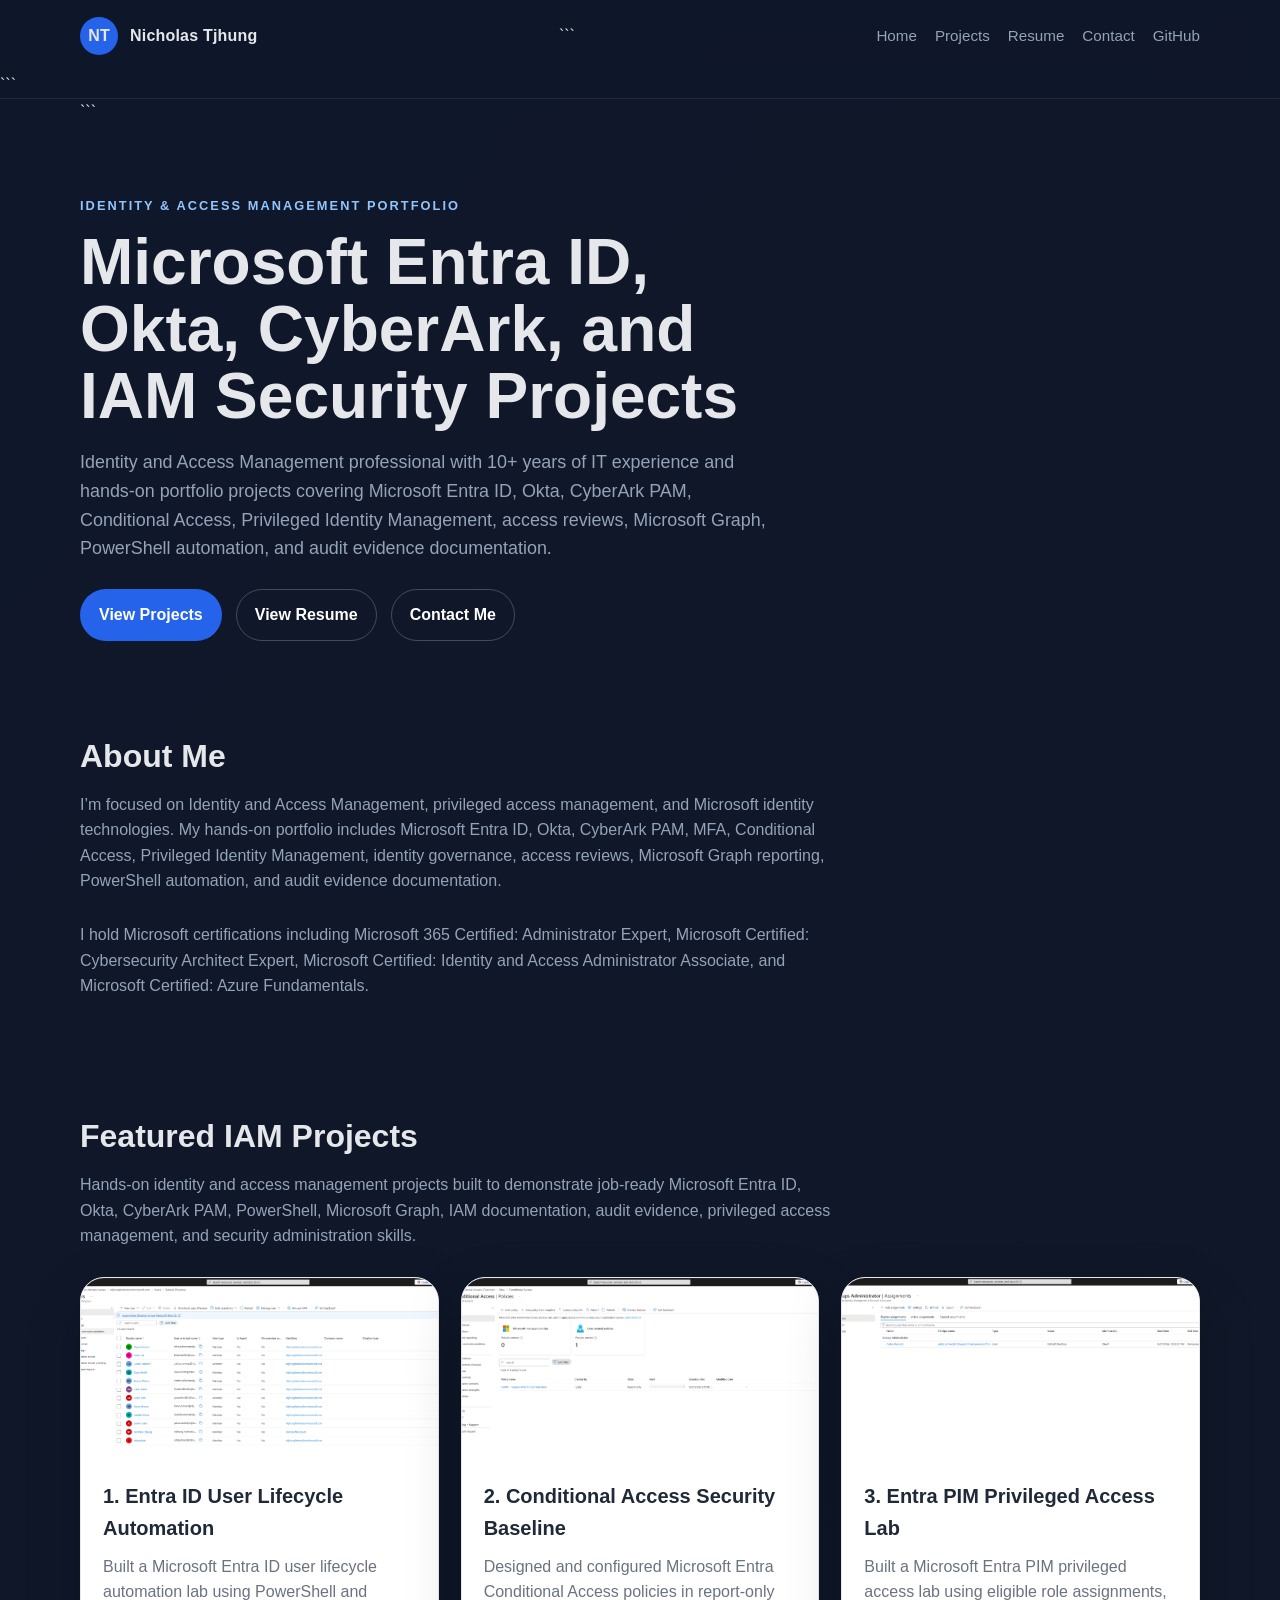
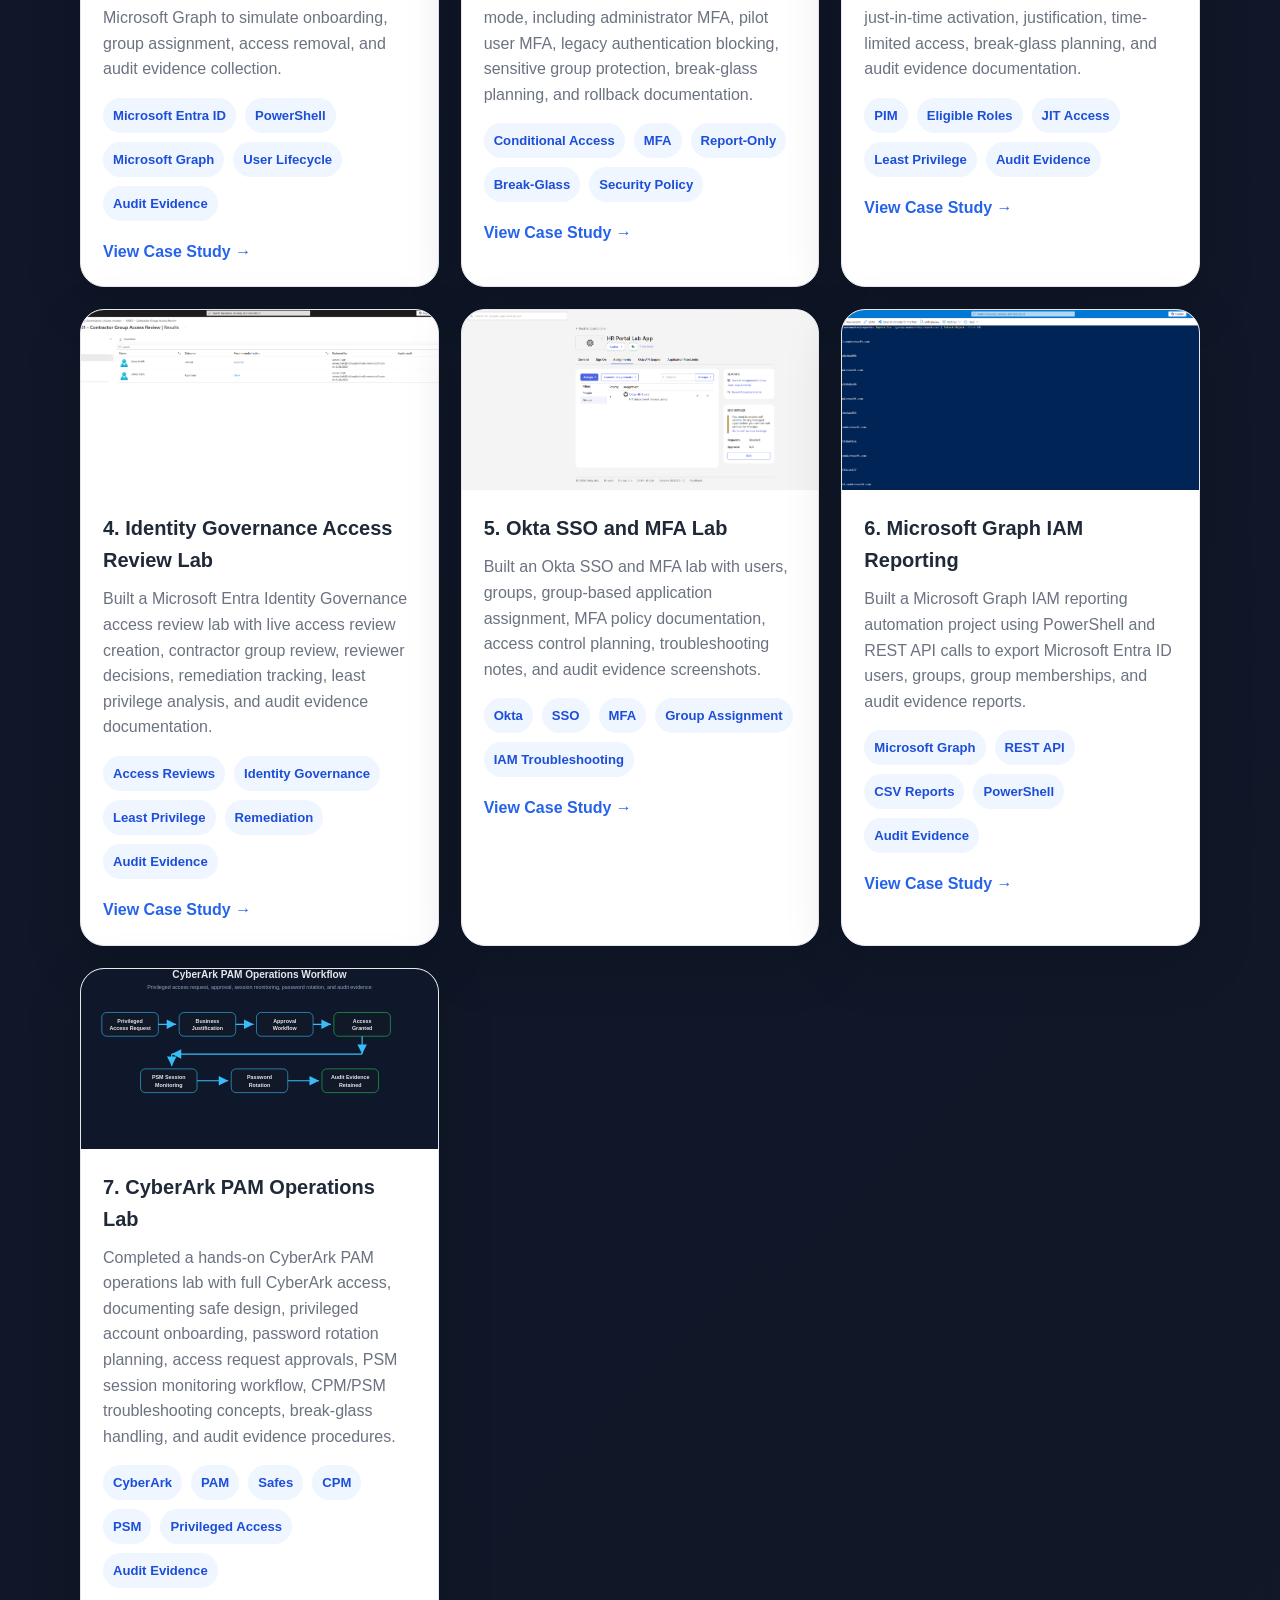
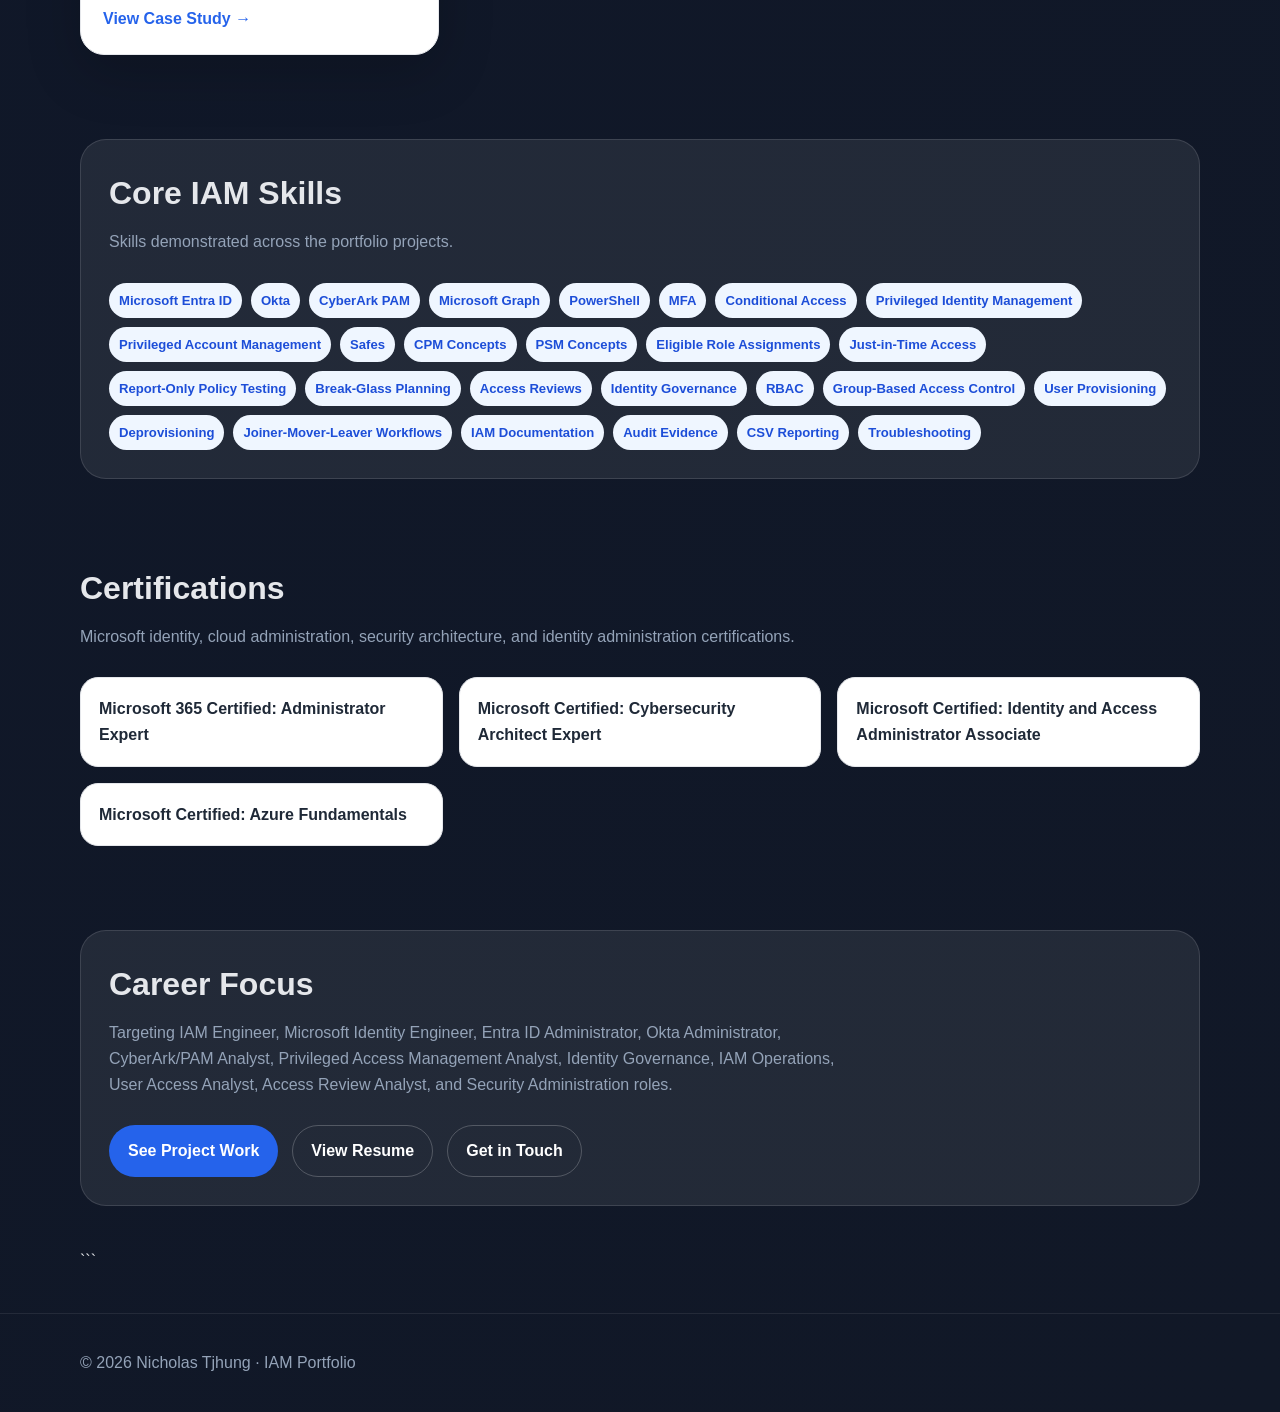
<file: index.html>
<!DOCTYPE html>

<html lang="en">
<head>
  <meta charset="UTF-8" />
  <meta name="viewport" content="width=device-width, initial-scale=1.0" />
  <title>Nicholas Tjhung | IAM Portfolio</title>
  <link rel="stylesheet" href="style.css" />
</head>
<body>

  <header class="site-header">
    <div class="container nav">
      <a class="brand" href="index.html">
        <span class="avatar-small">NT</span>
        <span>Nicholas Tjhung</span>
      </a>

```
  <nav class="nav-links">
    <a href="index.html">Home</a>
    <a href="projects.html">Projects</a>
    <a href="resume.html">Resume</a>
    <a href="contact.html">Contact</a>
    <a href="https://github.com/ntjhung" target="_blank">GitHub</a>
  </nav>
</div>
```

  </header>

  <main class="container">

```
<section class="hero">
  <div>
    <div class="eyebrow">Identity & Access Management Portfolio</div>
    <h1>Microsoft Entra ID, Okta, CyberArk, and IAM Security Projects</h1>
    <p class="hero-subtitle">
      Identity and Access Management professional with 10+ years of IT experience and hands-on portfolio projects covering Microsoft Entra ID, Okta, CyberArk PAM, Conditional Access, Privileged Identity Management, access reviews, Microsoft Graph, PowerShell automation, and audit evidence documentation.
    </p>

    <div class="cta-row">
      <a class="btn btn-primary" href="projects.html">View Projects</a>
      <a class="btn btn-secondary" href="resume.html">View Resume</a>
      <a class="btn btn-secondary" href="contact.html">Contact Me</a>
    </div>
  </div>
</section>

<section class="section">
  <h2 class="section-title">About Me</h2>
  <p class="section-subtitle">
    I’m focused on Identity and Access Management, privileged access management, and Microsoft identity technologies. My hands-on portfolio includes Microsoft Entra ID, Okta, CyberArk PAM, MFA, Conditional Access, Privileged Identity Management, identity governance, access reviews, Microsoft Graph reporting, PowerShell automation, and audit evidence documentation.
  </p>
  <p class="section-subtitle">
    I hold Microsoft certifications including Microsoft 365 Certified: Administrator Expert, Microsoft Certified: Cybersecurity Architect Expert, Microsoft Certified: Identity and Access Administrator Associate, and Microsoft Certified: Azure Fundamentals.
  </p>
</section>

<section class="section">
  <h2 class="section-title">Featured IAM Projects</h2>
  <p class="section-subtitle">
    Hands-on identity and access management projects built to demonstrate job-ready Microsoft Entra ID, Okta, CyberArk PAM, PowerShell, Microsoft Graph, IAM documentation, audit evidence, privileged access management, and security administration skills.
  </p>

  <div class="project-grid">

    <article class="project-card">
      <img class="project-thumb" src="assets/entra-lifecycle/users-list.png" alt="Microsoft Entra ID users list screenshot" />
      <div class="project-content">
        <h3>1. Entra ID User Lifecycle Automation</h3>
        <p>
          Built a Microsoft Entra ID user lifecycle automation lab using PowerShell and Microsoft Graph to simulate onboarding, group assignment, access removal, and audit evidence collection.
        </p>
        <div class="badge-row">
          <span class="badge">Microsoft Entra ID</span>
          <span class="badge">PowerShell</span>
          <span class="badge">Microsoft Graph</span>
          <span class="badge">User Lifecycle</span>
          <span class="badge">Audit Evidence</span>
        </div>
        <div class="card-actions">
          <a class="card-link" href="case-studies/entra-lifecycle.html">View Case Study →</a>
        </div>
      </div>
    </article>

    <article class="project-card">
      <img class="project-thumb" src="assets/conditional-access/ca001-admin-mfa-policy.png" alt="Conditional Access administrator MFA policy screenshot" />
      <div class="project-content">
        <h3>2. Conditional Access Security Baseline</h3>
        <p>
          Designed and configured Microsoft Entra Conditional Access policies in report-only mode, including administrator MFA, pilot user MFA, legacy authentication blocking, sensitive group protection, break-glass planning, and rollback documentation.
        </p>
        <div class="badge-row">
          <span class="badge">Conditional Access</span>
          <span class="badge">MFA</span>
          <span class="badge">Report-Only</span>
          <span class="badge">Break-Glass</span>
          <span class="badge">Security Policy</span>
        </div>
        <div class="card-actions">
          <a class="card-link" href="case-studies/conditional-access.html">View Case Study →</a>
        </div>
      </div>
    </article>

    <article class="project-card">
      <img class="project-thumb" src="assets/pim/pim-eligible-role-assignment.png" alt="PIM eligible role assignment screenshot" />
      <div class="project-content">
        <h3>3. Entra PIM Privileged Access Lab</h3>
        <p>
          Built a Microsoft Entra PIM privileged access lab using eligible role assignments, just-in-time activation, justification, time-limited access, break-glass planning, and audit evidence documentation.
        </p>
        <div class="badge-row">
          <span class="badge">PIM</span>
          <span class="badge">Eligible Roles</span>
          <span class="badge">JIT Access</span>
          <span class="badge">Least Privilege</span>
          <span class="badge">Audit Evidence</span>
        </div>
        <div class="card-actions">
          <a class="card-link" href="case-studies/pim.html">View Case Study →</a>
        </div>
      </div>
    </article>

    <article class="project-card">
      <img class="project-thumb" src="assets/access-review/access-review-results.png" alt="Microsoft Entra access review results screenshot" />
      <div class="project-content">
        <h3>4. Identity Governance Access Review Lab</h3>
        <p>
          Built a Microsoft Entra Identity Governance access review lab with live access review creation, contractor group review, reviewer decisions, remediation tracking, least privilege analysis, and audit evidence documentation.
        </p>
        <div class="badge-row">
          <span class="badge">Access Reviews</span>
          <span class="badge">Identity Governance</span>
          <span class="badge">Least Privilege</span>
          <span class="badge">Remediation</span>
          <span class="badge">Audit Evidence</span>
        </div>
        <div class="card-actions">
          <a class="card-link" href="case-studies/access-review.html">View Case Study →</a>
        </div>
      </div>
    </article>

    <article class="project-card">
      <img class="project-thumb" src="assets/okta/okta-app-group-assignment.png" alt="Okta app group assignment screenshot" />
      <div class="project-content">
        <h3>5. Okta SSO and MFA Lab</h3>
        <p>
          Built an Okta SSO and MFA lab with users, groups, group-based application assignment, MFA policy documentation, access control planning, troubleshooting notes, and audit evidence screenshots.
        </p>
        <div class="badge-row">
          <span class="badge">Okta</span>
          <span class="badge">SSO</span>
          <span class="badge">MFA</span>
          <span class="badge">Group Assignment</span>
          <span class="badge">IAM Troubleshooting</span>
        </div>
        <div class="card-actions">
          <a class="card-link" href="case-studies/okta.html">View Case Study →</a>
        </div>
      </div>
    </article>

    <article class="project-card">
      <img class="project-thumb" src="assets/graph-reporting/group-membership-report-preview.png" alt="Microsoft Graph group membership report preview screenshot" />
      <div class="project-content">
        <h3>6. Microsoft Graph IAM Reporting</h3>
        <p>
          Built a Microsoft Graph IAM reporting automation project using PowerShell and REST API calls to export Microsoft Entra ID users, groups, group memberships, and audit evidence reports.
        </p>
        <div class="badge-row">
          <span class="badge">Microsoft Graph</span>
          <span class="badge">REST API</span>
          <span class="badge">CSV Reports</span>
          <span class="badge">PowerShell</span>
          <span class="badge">Audit Evidence</span>
        </div>
        <div class="card-actions">
          <a class="card-link" href="case-studies/graph-reporting.html">View Case Study →</a>
        </div>
      </div>
    </article>

    <article class="project-card">
      <img class="project-thumb" src="assets/cyberark/pam-workflow.svg" alt="CyberArk PAM operations workflow diagram" />
      <div class="project-content">
        <h3>7. CyberArk PAM Operations Lab</h3>
        <p>
          Completed a hands-on CyberArk PAM operations lab with full CyberArk access, documenting safe design, privileged account onboarding, password rotation planning, access request approvals, PSM session monitoring workflow, CPM/PSM troubleshooting concepts, break-glass handling, and audit evidence procedures.
        </p>
        <div class="badge-row">
          <span class="badge">CyberArk</span>
          <span class="badge">PAM</span>
          <span class="badge">Safes</span>
          <span class="badge">CPM</span>
          <span class="badge">PSM</span>
          <span class="badge">Privileged Access</span>
          <span class="badge">Audit Evidence</span>
        </div>
        <div class="card-actions">
          <a class="card-link" href="case-studies/cyberark.html">View Case Study →</a>
        </div>
      </div>
    </article>

  </div>
</section>

<section class="section">
  <div class="skill-panel">
    <h2 class="section-title">Core IAM Skills</h2>
    <p class="section-subtitle">Skills demonstrated across the portfolio projects.</p>

    <div class="badge-row">
      <span class="badge">Microsoft Entra ID</span>
      <span class="badge">Okta</span>
      <span class="badge">CyberArk PAM</span>
      <span class="badge">Microsoft Graph</span>
      <span class="badge">PowerShell</span>
      <span class="badge">MFA</span>
      <span class="badge">Conditional Access</span>
      <span class="badge">Privileged Identity Management</span>
      <span class="badge">Privileged Account Management</span>
      <span class="badge">Safes</span>
      <span class="badge">CPM Concepts</span>
      <span class="badge">PSM Concepts</span>
      <span class="badge">Eligible Role Assignments</span>
      <span class="badge">Just-in-Time Access</span>
      <span class="badge">Report-Only Policy Testing</span>
      <span class="badge">Break-Glass Planning</span>
      <span class="badge">Access Reviews</span>
      <span class="badge">Identity Governance</span>
      <span class="badge">RBAC</span>
      <span class="badge">Group-Based Access Control</span>
      <span class="badge">User Provisioning</span>
      <span class="badge">Deprovisioning</span>
      <span class="badge">Joiner-Mover-Leaver Workflows</span>
      <span class="badge">IAM Documentation</span>
      <span class="badge">Audit Evidence</span>
      <span class="badge">CSV Reporting</span>
      <span class="badge">Troubleshooting</span>
    </div>
  </div>
</section>

<section class="section">
  <h2 class="section-title">Certifications</h2>
  <p class="section-subtitle">Microsoft identity, cloud administration, security architecture, and identity administration certifications.</p>

  <div class="cert-grid">
    <div class="cert-card">Microsoft 365 Certified: Administrator Expert</div>
    <div class="cert-card">Microsoft Certified: Cybersecurity Architect Expert</div>
    <div class="cert-card">Microsoft Certified: Identity and Access Administrator Associate</div>
    <div class="cert-card">Microsoft Certified: Azure Fundamentals</div>
  </div>
</section>

<section class="section">
  <div class="skill-panel">
    <h2 class="section-title">Career Focus</h2>
    <p class="section-subtitle">
      Targeting IAM Engineer, Microsoft Identity Engineer, Entra ID Administrator, Okta Administrator, CyberArk/PAM Analyst, Privileged Access Management Analyst, Identity Governance, IAM Operations, User Access Analyst, Access Review Analyst, and Security Administration roles.
    </p>

    <div class="cta-row">
      <a class="btn btn-primary" href="projects.html">See Project Work</a>
      <a class="btn btn-secondary" href="resume.html">View Resume</a>
      <a class="btn btn-secondary" href="contact.html">Get in Touch</a>
    </div>
  </div>
</section>
```

  </main>

  <footer class="footer">
    <div class="container">
      © 2026 Nicholas Tjhung · IAM Portfolio
    </div>
  </footer>

</body>
</html>
</file>
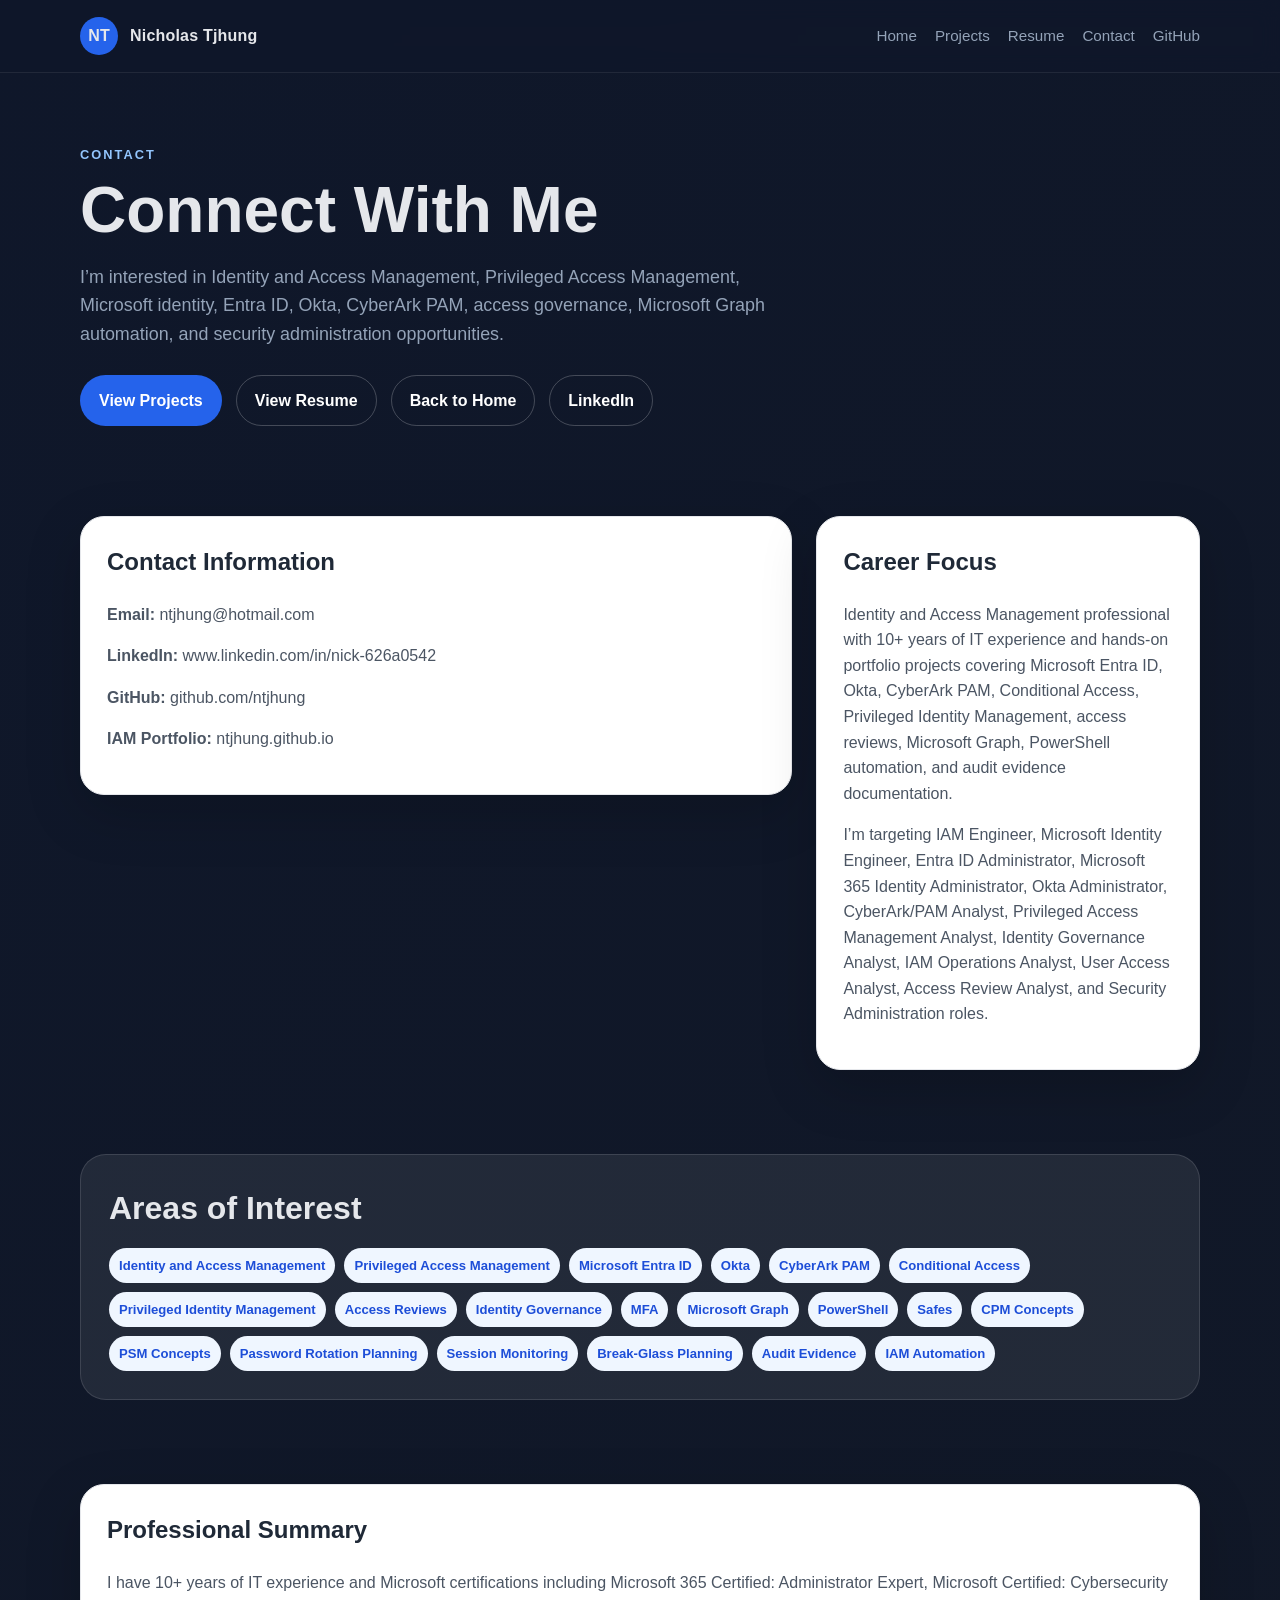
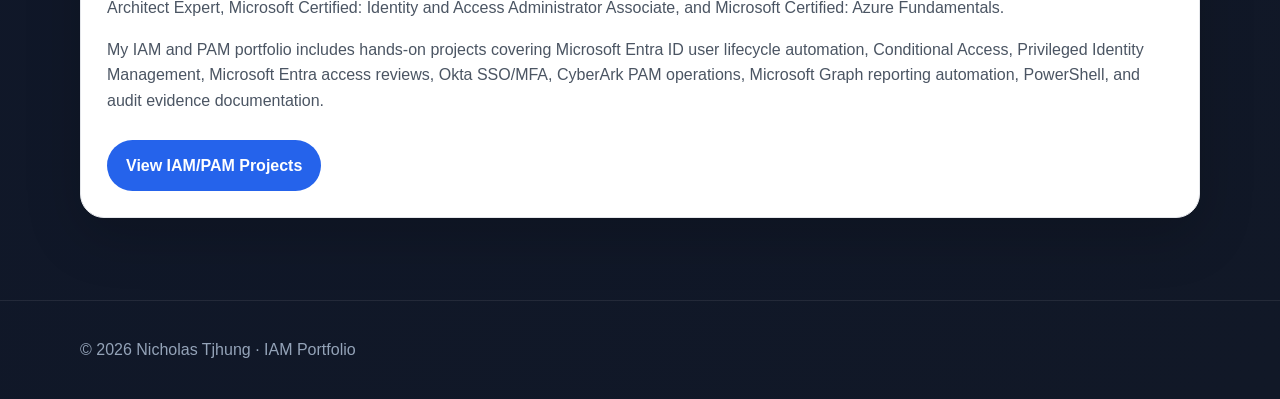
<file: contact.html>
<!DOCTYPE html>
<html lang="en">
<head>
  <meta charset="UTF-8" />
  <meta name="viewport" content="width=device-width, initial-scale=1.0" />
  <title>Contact | Nicholas Tjhung IAM Portfolio</title>
  <link rel="stylesheet" href="style.css" />
</head>
<body>

  <header class="site-header">
    <div class="container nav">
      <a class="brand" href="index.html">
        <span class="avatar-small">NT</span>
        <span>Nicholas Tjhung</span>
      </a>

      <nav class="nav-links">
        <a href="index.html">Home</a>
        <a href="projects.html">Projects</a>
        <a href="resume.html">Resume</a>
        <a href="contact.html">Contact</a>
        <a href="https://github.com/ntjhung" target="_blank">GitHub</a>
      </nav>
    </div>
  </header>

  <main class="container">

    <section class="hero">
      <div>
        <div class="eyebrow">Contact</div>
        <h1>Connect With Me</h1>
        <p class="hero-subtitle">
          I’m interested in Identity and Access Management, Privileged Access Management, Microsoft identity, Entra ID, Okta, CyberArk PAM, access governance, Microsoft Graph automation, and security administration opportunities.
        </p>

        <div class="cta-row">
          <a class="btn btn-primary" href="projects.html">View Projects</a>
          <a class="btn btn-secondary" href="resume.html">View Resume</a>
          <a class="btn btn-secondary" href="index.html">Back to Home</a>
          <a class="btn btn-secondary" href="https://www.linkedin.com/in/nick-626a0542" target="_blank">LinkedIn</a>
        </div>
      </div>
    </section>

    <section class="section">
      <div class="case-layout">

        <article class="case-card">
          <h2>Contact Information</h2>

          <p>
            <strong>Email:</strong>
            <a href="mailto:ntjhung@hotmail.com">ntjhung@hotmail.com</a>
          </p>

          <p>
            <strong>LinkedIn:</strong>
            <a href="https://www.linkedin.com/in/nick-626a0542" target="_blank">www.linkedin.com/in/nick-626a0542</a>
          </p>

          <p>
            <strong>GitHub:</strong>
            <a href="https://github.com/ntjhung" target="_blank">github.com/ntjhung</a>
          </p>

          <p>
            <strong>IAM Portfolio:</strong>
            <a href="https://ntjhung.github.io" target="_blank">ntjhung.github.io</a>
          </p>
        </article>

        <article class="case-card">
          <h2>Career Focus</h2>
          <p>
            Identity and Access Management professional with 10+ years of IT experience and hands-on portfolio projects covering Microsoft Entra ID, Okta, CyberArk PAM, Conditional Access, Privileged Identity Management, access reviews, Microsoft Graph, PowerShell automation, and audit evidence documentation.
          </p>

          <p>
            I’m targeting IAM Engineer, Microsoft Identity Engineer, Entra ID Administrator, Microsoft 365 Identity Administrator, Okta Administrator, CyberArk/PAM Analyst, Privileged Access Management Analyst, Identity Governance Analyst, IAM Operations Analyst, User Access Analyst, Access Review Analyst, and Security Administration roles.
          </p>
        </article>

      </div>
    </section>

    <section class="section">
      <div class="skill-panel">
        <h2 class="section-title">Areas of Interest</h2>

        <div class="badge-row">
          <span class="badge">Identity and Access Management</span>
          <span class="badge">Privileged Access Management</span>
          <span class="badge">Microsoft Entra ID</span>
          <span class="badge">Okta</span>
          <span class="badge">CyberArk PAM</span>
          <span class="badge">Conditional Access</span>
          <span class="badge">Privileged Identity Management</span>
          <span class="badge">Access Reviews</span>
          <span class="badge">Identity Governance</span>
          <span class="badge">MFA</span>
          <span class="badge">Microsoft Graph</span>
          <span class="badge">PowerShell</span>
          <span class="badge">Safes</span>
          <span class="badge">CPM Concepts</span>
          <span class="badge">PSM Concepts</span>
          <span class="badge">Password Rotation Planning</span>
          <span class="badge">Session Monitoring</span>
          <span class="badge">Break-Glass Planning</span>
          <span class="badge">Audit Evidence</span>
          <span class="badge">IAM Automation</span>
        </div>
      </div>
    </section>

    <section class="section">
      <div class="case-card">
        <h2>Professional Summary</h2>

        <p>
          I have 10+ years of IT experience and Microsoft certifications including Microsoft 365 Certified: Administrator Expert, Microsoft Certified: Cybersecurity Architect Expert, Microsoft Certified: Identity and Access Administrator Associate, and Microsoft Certified: Azure Fundamentals.
        </p>

        <p>
          My IAM and PAM portfolio includes hands-on projects covering Microsoft Entra ID user lifecycle automation, Conditional Access, Privileged Identity Management, Microsoft Entra access reviews, Okta SSO/MFA, CyberArk PAM operations, Microsoft Graph reporting automation, PowerShell, and audit evidence documentation.
        </p>

        <div class="cta-row">
          <a class="btn btn-primary" href="projects.html">View IAM/PAM Projects</a>
          <a class="btn btn-secondary" href="resume.html">View Resume</a>
          <a class="btn btn-secondary" href="https://www.linkedin.com/in/nick-626a0542" target="_blank">LinkedIn Profile</a>
          <a class="btn btn-secondary" href="case-studies/cyberark.html">CyberArk Case Study</a>
        </div>
      </div>
    </section>

  </main>

  <footer class="footer">
    <div class="container">
      © 2026 Nicholas Tjhung · IAM Portfolio
    </div>
  </footer>

</body>
</html>
</file>
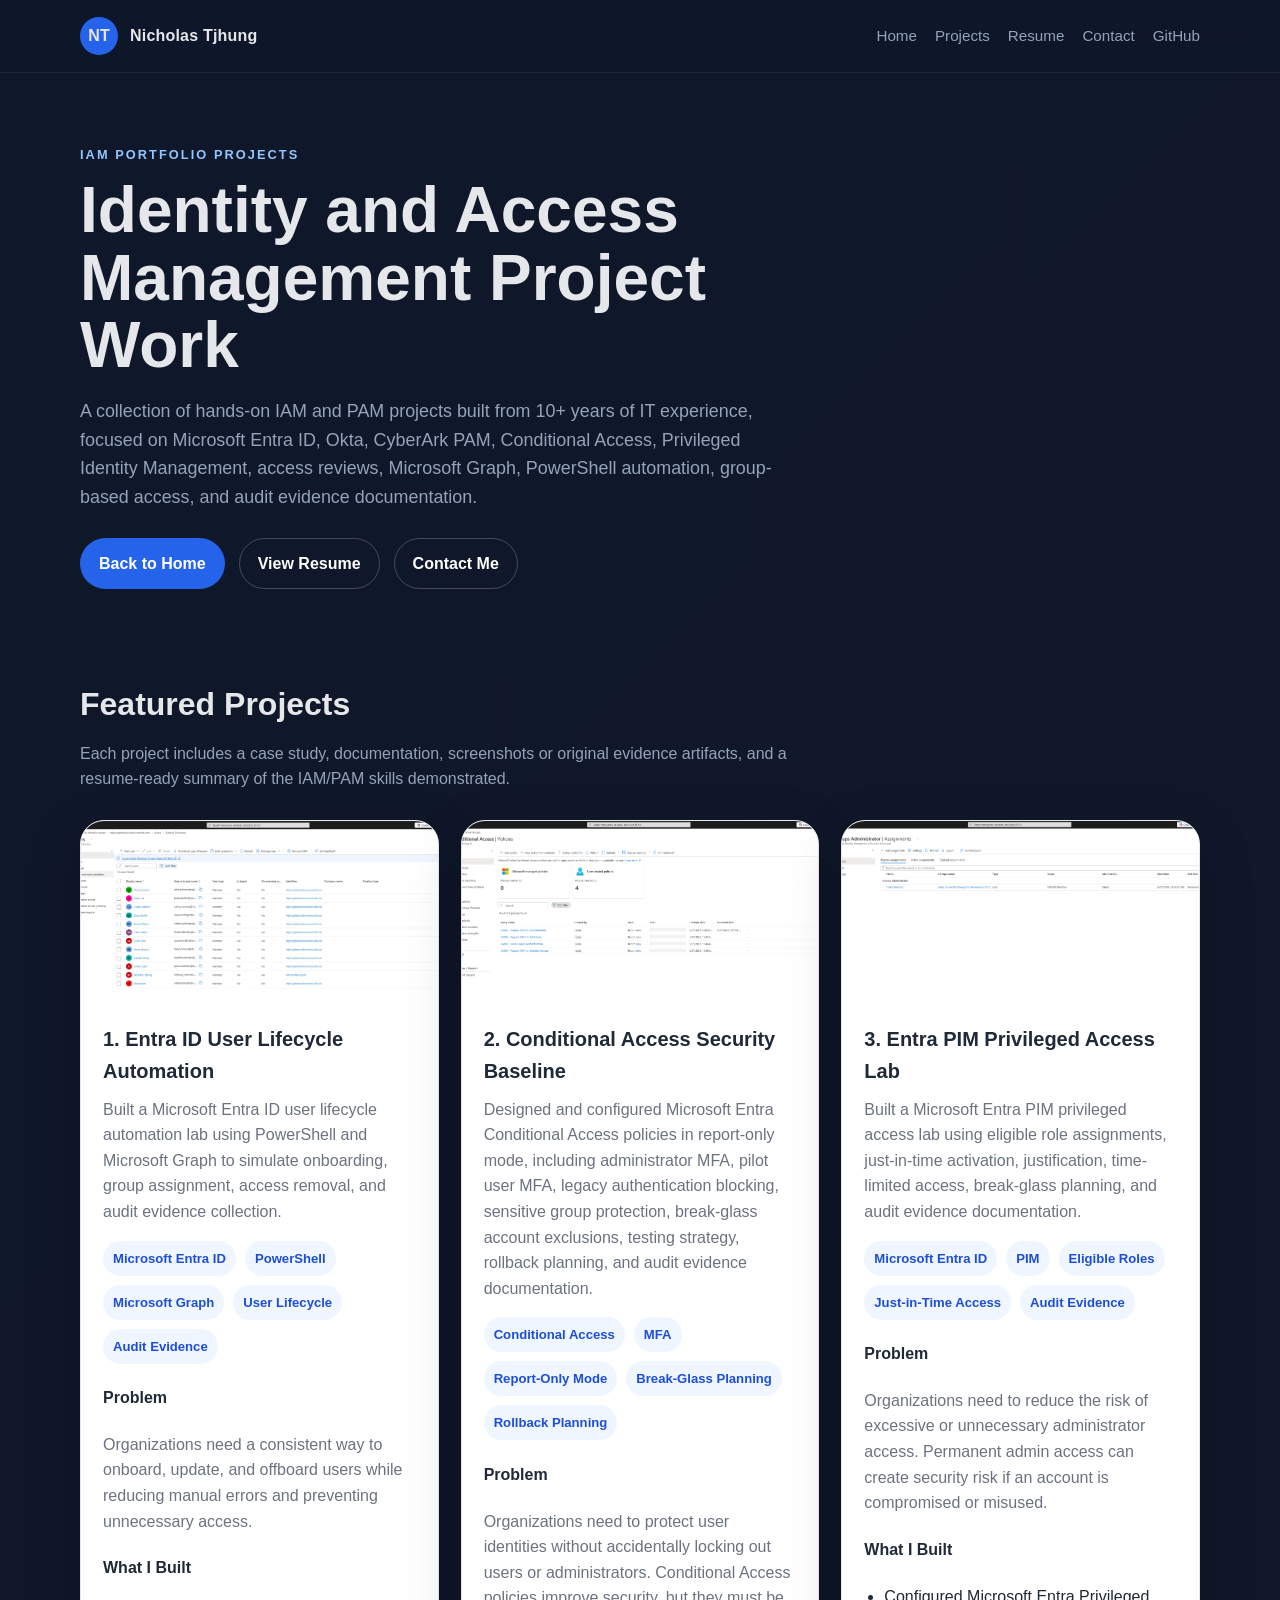
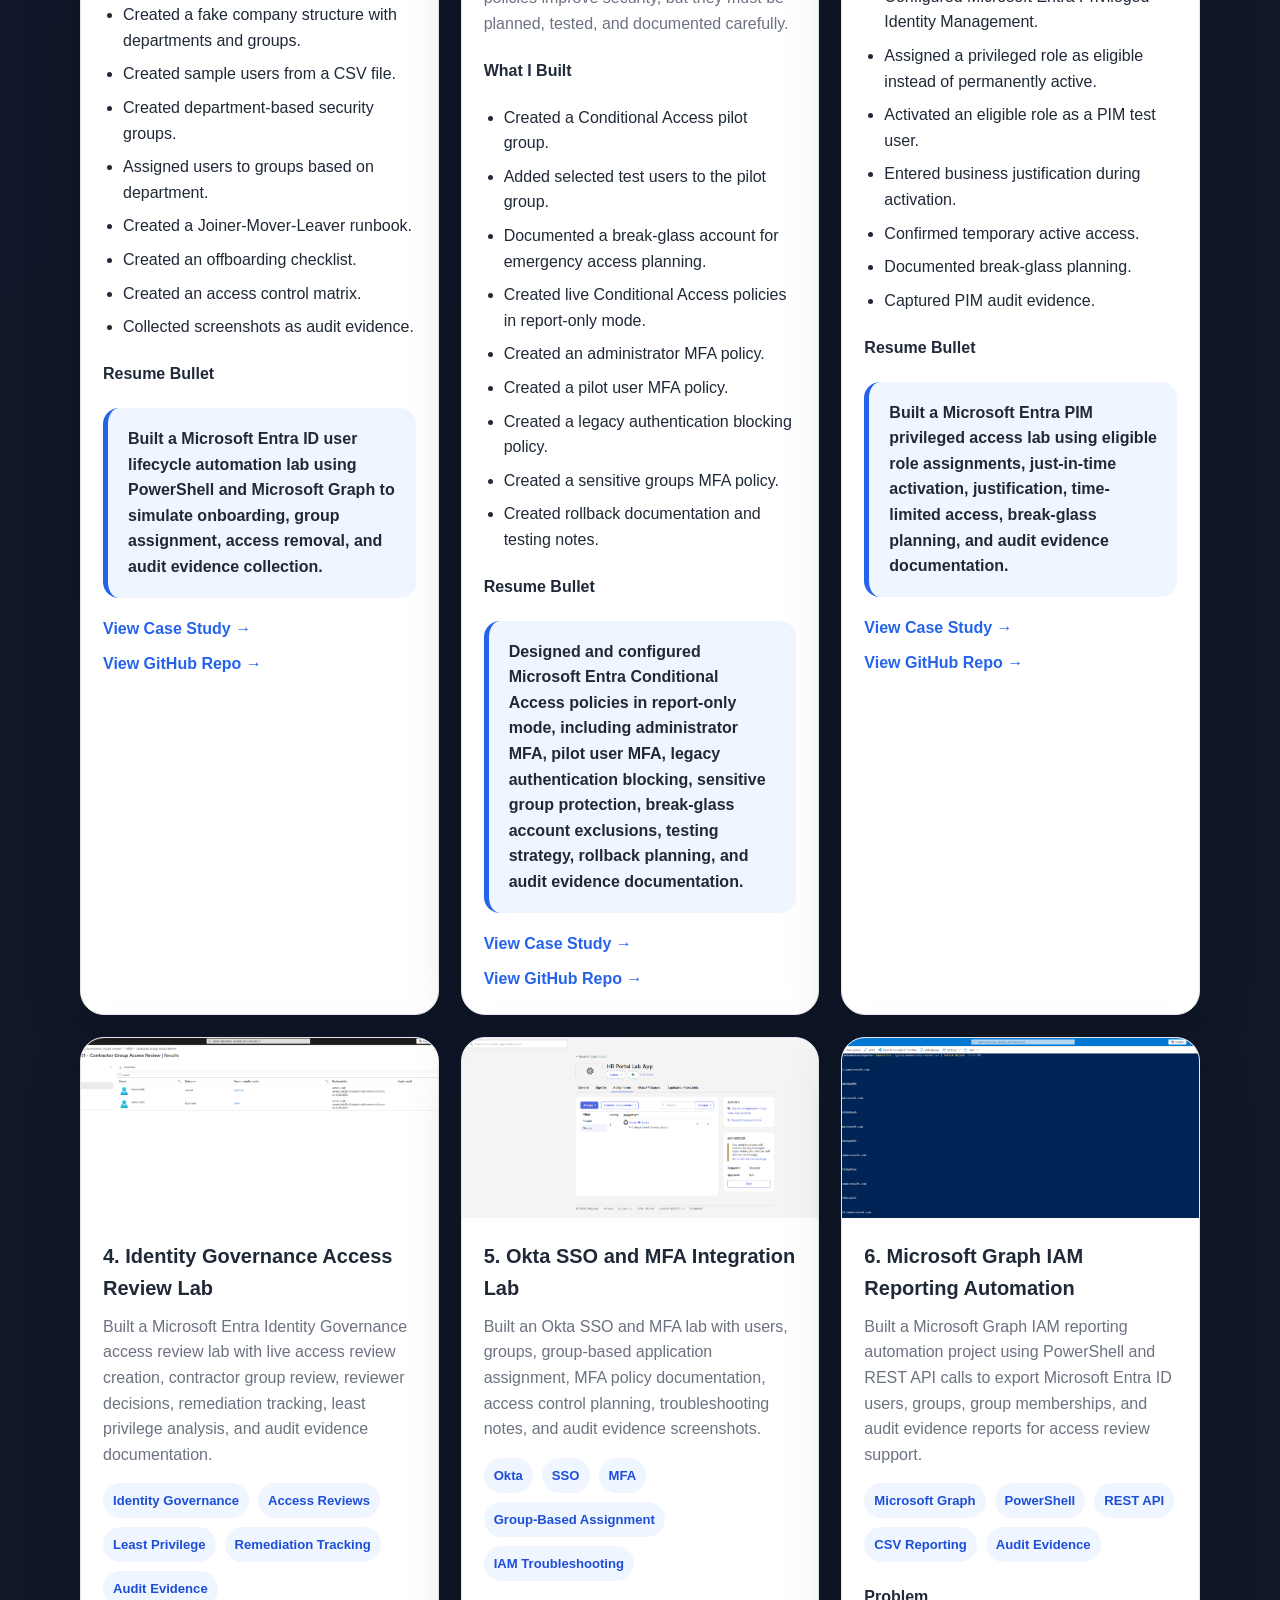
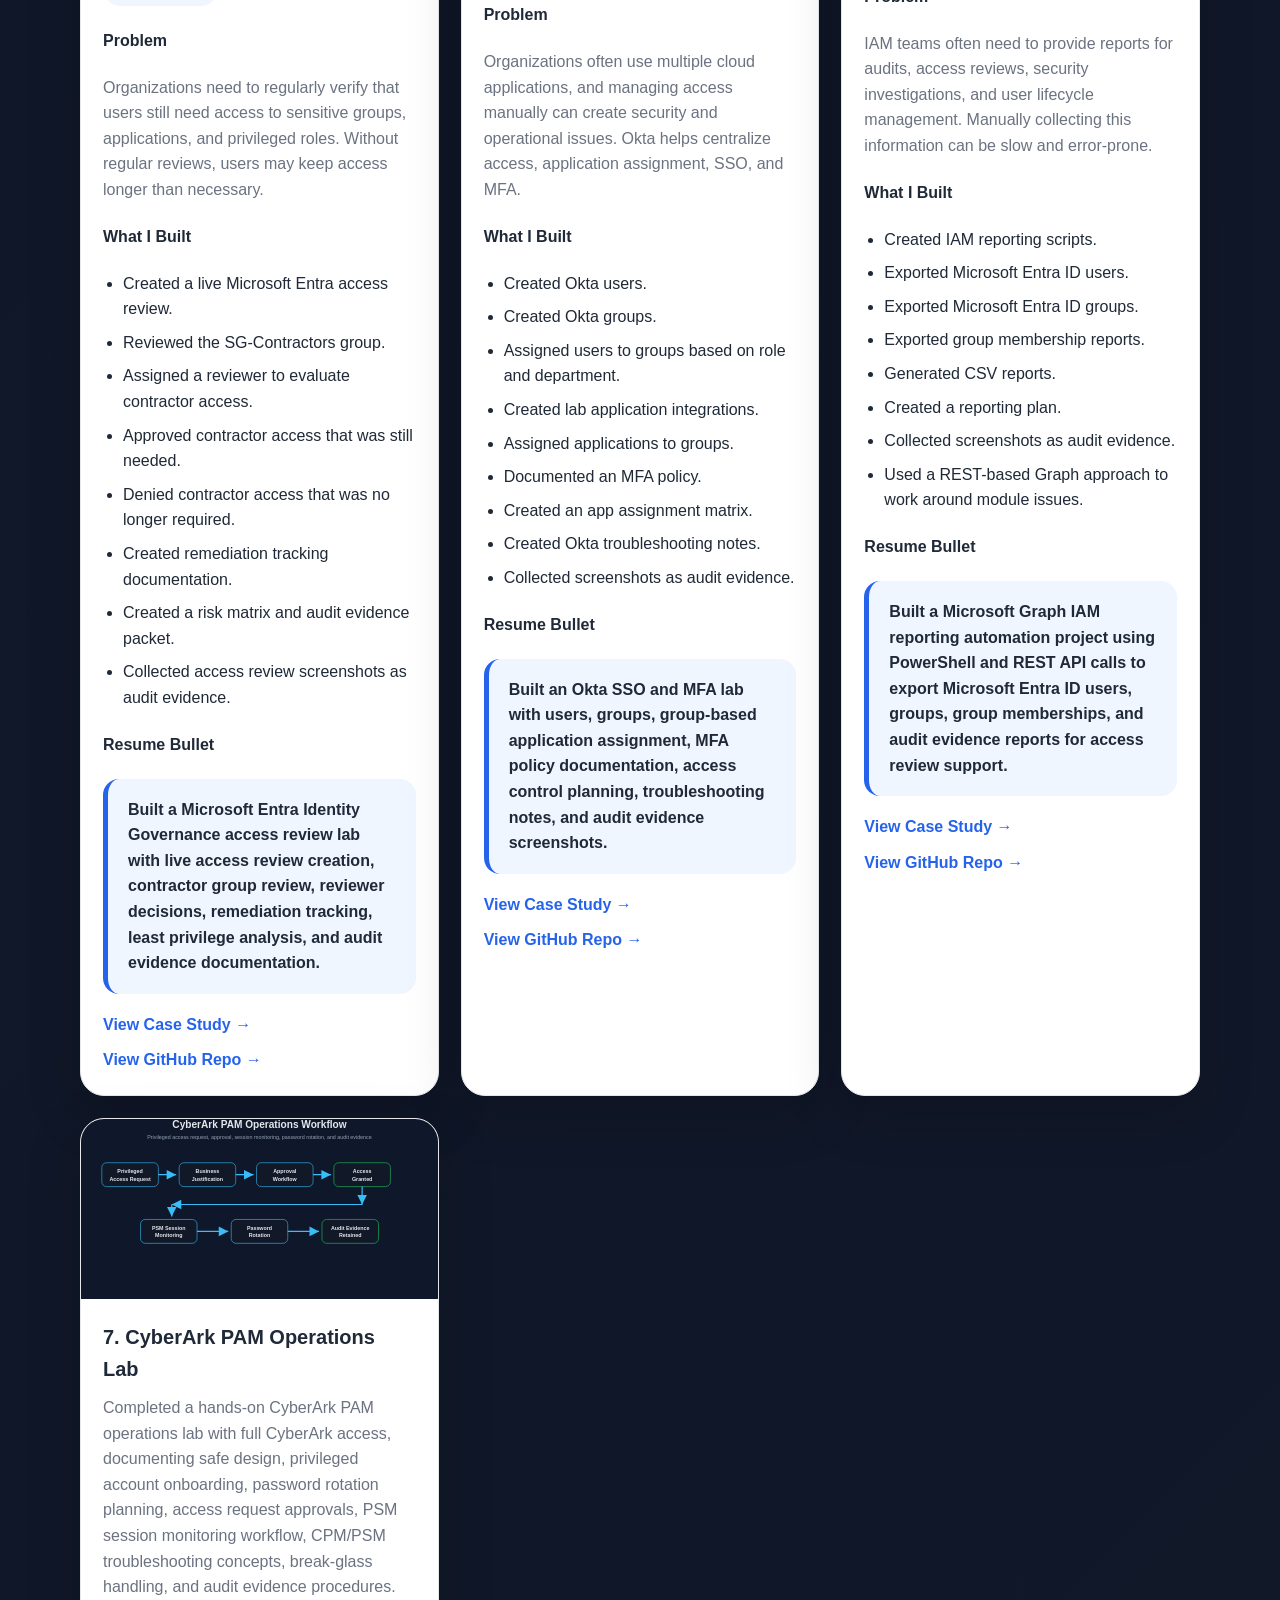
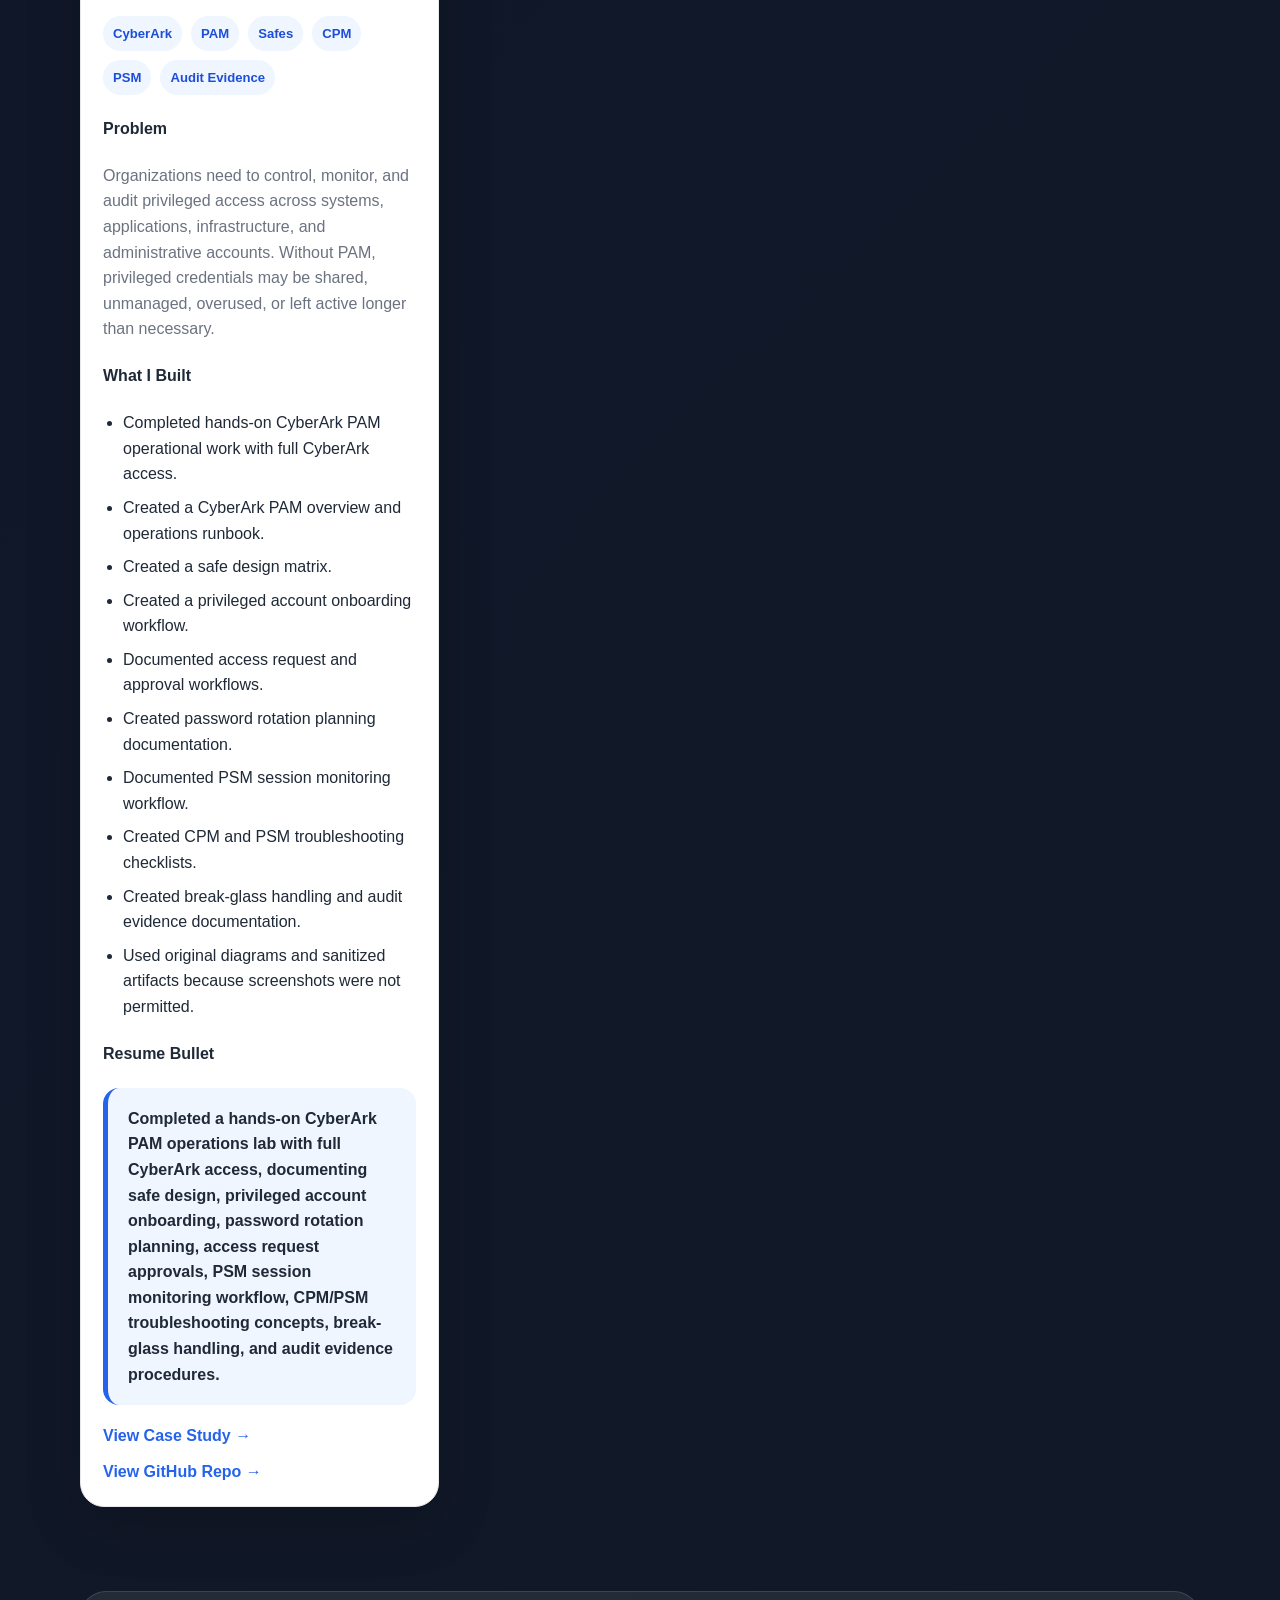
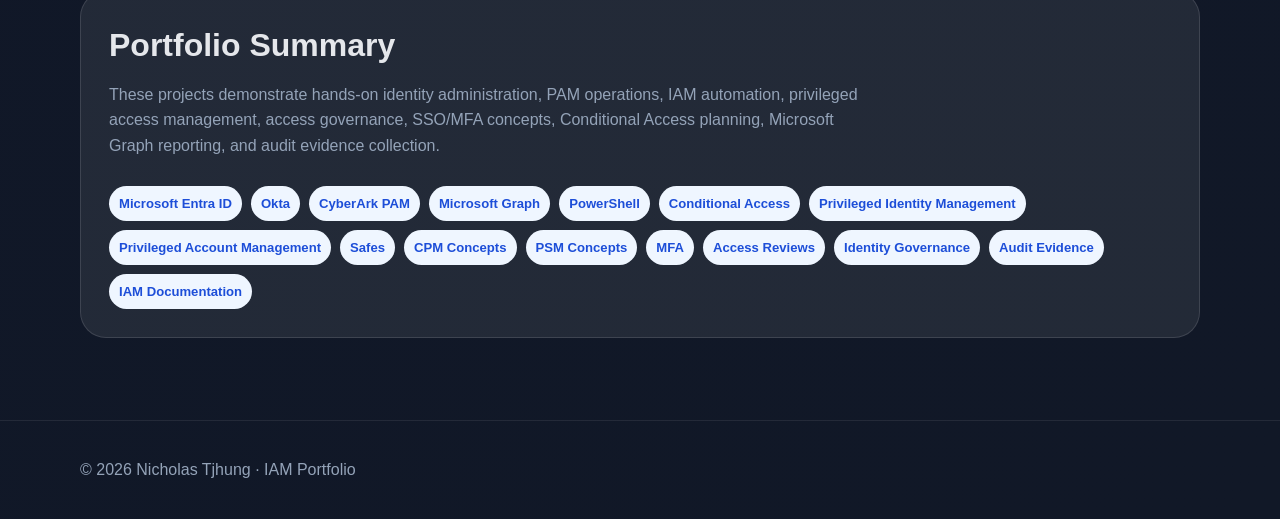
<file: projects.html>
<!DOCTYPE html>
<html lang="en">
<head>
  <meta charset="UTF-8" />
  <meta name="viewport" content="width=device-width, initial-scale=1.0" />
  <title>Projects | Nicholas Tjhung IAM Portfolio</title>
  <link rel="stylesheet" href="style.css" />
</head>
<body>

  <header class="site-header">
    <div class="container nav">
      <a class="brand" href="index.html">
        <span class="avatar-small">NT</span>
        <span>Nicholas Tjhung</span>
      </a>

      <nav class="nav-links">
        <a href="index.html">Home</a>
        <a href="projects.html">Projects</a>
        <a href="resume.html">Resume</a>
        <a href="contact.html">Contact</a>
        <a href="https://github.com/ntjhung" target="_blank">GitHub</a>
      </nav>
    </div>
  </header>

  <main class="container">

    <section class="hero">
      <div>
        <div class="eyebrow">IAM Portfolio Projects</div>
        <h1>Identity and Access Management Project Work</h1>
        <p class="hero-subtitle">
          A collection of hands-on IAM and PAM projects built from 10+ years of IT experience, focused on Microsoft Entra ID, Okta, CyberArk PAM, Conditional Access, Privileged Identity Management, access reviews, Microsoft Graph, PowerShell automation, group-based access, and audit evidence documentation.
        </p>

        <div class="cta-row">
          <a class="btn btn-primary" href="index.html">Back to Home</a>
          <a class="btn btn-secondary" href="resume.html">View Resume</a>
          <a class="btn btn-secondary" href="contact.html">Contact Me</a>
        </div>
      </div>
    </section>

    <section class="section">
      <h2 class="section-title">Featured Projects</h2>
      <p class="section-subtitle">
        Each project includes a case study, documentation, screenshots or original evidence artifacts, and a resume-ready summary of the IAM/PAM skills demonstrated.
      </p>

      <div class="project-grid">

        <article class="project-card">
          <img class="project-thumb" src="assets/entra-lifecycle/users-list.png" alt="Microsoft Entra ID users list screenshot" />
          <div class="project-content">
            <h3>1. Entra ID User Lifecycle Automation</h3>
            <p>
              Built a Microsoft Entra ID user lifecycle automation lab using PowerShell and Microsoft Graph to simulate onboarding, group assignment, access removal, and audit evidence collection.
            </p>

            <div class="badge-row">
              <span class="badge">Microsoft Entra ID</span>
              <span class="badge">PowerShell</span>
              <span class="badge">Microsoft Graph</span>
              <span class="badge">User Lifecycle</span>
              <span class="badge">Audit Evidence</span>
            </div>

            <h4>Problem</h4>
            <p>
              Organizations need a consistent way to onboard, update, and offboard users while reducing manual errors and preventing unnecessary access.
            </p>

            <h4>What I Built</h4>
            <ul class="case-list">
              <li>Created a fake company structure with departments and groups.</li>
              <li>Created sample users from a CSV file.</li>
              <li>Created department-based security groups.</li>
              <li>Assigned users to groups based on department.</li>
              <li>Created a Joiner-Mover-Leaver runbook.</li>
              <li>Created an offboarding checklist.</li>
              <li>Created an access control matrix.</li>
              <li>Collected screenshots as audit evidence.</li>
            </ul>

            <h4>Resume Bullet</h4>
            <div class="resume-bullet">
              Built a Microsoft Entra ID user lifecycle automation lab using PowerShell and Microsoft Graph to simulate onboarding, group assignment, access removal, and audit evidence collection.
            </div>

            <div class="card-actions">
              <a class="card-link" href="case-studies/entra-lifecycle.html">View Case Study →</a>
              <a class="card-link" href="https://github.com/ntjhung/entra-id-user-lifecycle-automation" target="_blank">View GitHub Repo →</a>
            </div>
          </div>
        </article>

        <article class="project-card">
          <img class="project-thumb" src="assets/conditional-access/conditional-access-policy-list.png" alt="Conditional Access policy list screenshot" />
          <div class="project-content">
            <h3>2. Conditional Access Security Baseline</h3>
            <p>
              Designed and configured Microsoft Entra Conditional Access policies in report-only mode, including administrator MFA, pilot user MFA, legacy authentication blocking, sensitive group protection, break-glass account exclusions, testing strategy, rollback planning, and audit evidence documentation.
            </p>

            <div class="badge-row">
              <span class="badge">Conditional Access</span>
              <span class="badge">MFA</span>
              <span class="badge">Report-Only Mode</span>
              <span class="badge">Break-Glass Planning</span>
              <span class="badge">Rollback Planning</span>
            </div>

            <h4>Problem</h4>
            <p>
              Organizations need to protect user identities without accidentally locking out users or administrators. Conditional Access policies improve security, but they must be planned, tested, and documented carefully.
            </p>

            <h4>What I Built</h4>
            <ul class="case-list">
              <li>Created a Conditional Access pilot group.</li>
              <li>Added selected test users to the pilot group.</li>
              <li>Documented a break-glass account for emergency access planning.</li>
              <li>Created live Conditional Access policies in report-only mode.</li>
              <li>Created an administrator MFA policy.</li>
              <li>Created a pilot user MFA policy.</li>
              <li>Created a legacy authentication blocking policy.</li>
              <li>Created a sensitive groups MFA policy.</li>
              <li>Created rollback documentation and testing notes.</li>
            </ul>

            <h4>Resume Bullet</h4>
            <div class="resume-bullet">
              Designed and configured Microsoft Entra Conditional Access policies in report-only mode, including administrator MFA, pilot user MFA, legacy authentication blocking, sensitive group protection, break-glass account exclusions, testing strategy, rollback planning, and audit evidence documentation.
            </div>

            <div class="card-actions">
              <a class="card-link" href="case-studies/conditional-access.html">View Case Study →</a>
              <a class="card-link" href="https://github.com/ntjhung/entra-conditional-access-baseline" target="_blank">View GitHub Repo →</a>
            </div>
          </div>
        </article>

        <article class="project-card">
          <img class="project-thumb" src="assets/pim/pim-eligible-role-assignment.png" alt="PIM eligible role assignment screenshot" />
          <div class="project-content">
            <h3>3. Entra PIM Privileged Access Lab</h3>
            <p>
              Built a Microsoft Entra PIM privileged access lab using eligible role assignments, just-in-time activation, justification, time-limited access, break-glass planning, and audit evidence documentation.
            </p>

            <div class="badge-row">
              <span class="badge">Microsoft Entra ID</span>
              <span class="badge">PIM</span>
              <span class="badge">Eligible Roles</span>
              <span class="badge">Just-in-Time Access</span>
              <span class="badge">Audit Evidence</span>
            </div>

            <h4>Problem</h4>
            <p>
              Organizations need to reduce the risk of excessive or unnecessary administrator access. Permanent admin access can create security risk if an account is compromised or misused.
            </p>

            <h4>What I Built</h4>
            <ul class="case-list">
              <li>Configured Microsoft Entra Privileged Identity Management.</li>
              <li>Assigned a privileged role as eligible instead of permanently active.</li>
              <li>Activated an eligible role as a PIM test user.</li>
              <li>Entered business justification during activation.</li>
              <li>Confirmed temporary active access.</li>
              <li>Documented break-glass planning.</li>
              <li>Captured PIM audit evidence.</li>
            </ul>

            <h4>Resume Bullet</h4>
            <div class="resume-bullet">
              Built a Microsoft Entra PIM privileged access lab using eligible role assignments, just-in-time activation, justification, time-limited access, break-glass planning, and audit evidence documentation.
            </div>

            <div class="card-actions">
              <a class="card-link" href="case-studies/pim.html">View Case Study →</a>
              <a class="card-link" href="https://github.com/ntjhung/entra-pim-privileged-access-lab" target="_blank">View GitHub Repo →</a>
            </div>
          </div>
        </article>

        <article class="project-card">
          <img class="project-thumb" src="assets/access-review/access-review-results.png" alt="Access review results screenshot" />
          <div class="project-content">
            <h3>4. Identity Governance Access Review Lab</h3>
            <p>
              Built a Microsoft Entra Identity Governance access review lab with live access review creation, contractor group review, reviewer decisions, remediation tracking, least privilege analysis, and audit evidence documentation.
            </p>

            <div class="badge-row">
              <span class="badge">Identity Governance</span>
              <span class="badge">Access Reviews</span>
              <span class="badge">Least Privilege</span>
              <span class="badge">Remediation Tracking</span>
              <span class="badge">Audit Evidence</span>
            </div>

            <h4>Problem</h4>
            <p>
              Organizations need to regularly verify that users still need access to sensitive groups, applications, and privileged roles. Without regular reviews, users may keep access longer than necessary.
            </p>

            <h4>What I Built</h4>
            <ul class="case-list">
              <li>Created a live Microsoft Entra access review.</li>
              <li>Reviewed the SG-Contractors group.</li>
              <li>Assigned a reviewer to evaluate contractor access.</li>
              <li>Approved contractor access that was still needed.</li>
              <li>Denied contractor access that was no longer required.</li>
              <li>Created remediation tracking documentation.</li>
              <li>Created a risk matrix and audit evidence packet.</li>
              <li>Collected access review screenshots as audit evidence.</li>
            </ul>

            <h4>Resume Bullet</h4>
            <div class="resume-bullet">
              Built a Microsoft Entra Identity Governance access review lab with live access review creation, contractor group review, reviewer decisions, remediation tracking, least privilege analysis, and audit evidence documentation.
            </div>

            <div class="card-actions">
              <a class="card-link" href="case-studies/access-review.html">View Case Study →</a>
              <a class="card-link" href="https://github.com/ntjhung/identity-governance-access-review-simulation" target="_blank">View GitHub Repo →</a>
            </div>
          </div>
        </article>

        <article class="project-card">
          <img class="project-thumb" src="assets/okta/okta-app-group-assignment.png" alt="Okta app group assignment screenshot" />
          <div class="project-content">
            <h3>5. Okta SSO and MFA Integration Lab</h3>
            <p>
              Built an Okta SSO and MFA lab with users, groups, group-based application assignment, MFA policy documentation, access control planning, troubleshooting notes, and audit evidence screenshots.
            </p>

            <div class="badge-row">
              <span class="badge">Okta</span>
              <span class="badge">SSO</span>
              <span class="badge">MFA</span>
              <span class="badge">Group-Based Assignment</span>
              <span class="badge">IAM Troubleshooting</span>
            </div>

            <h4>Problem</h4>
            <p>
              Organizations often use multiple cloud applications, and managing access manually can create security and operational issues. Okta helps centralize access, application assignment, SSO, and MFA.
            </p>

            <h4>What I Built</h4>
            <ul class="case-list">
              <li>Created Okta users.</li>
              <li>Created Okta groups.</li>
              <li>Assigned users to groups based on role and department.</li>
              <li>Created lab application integrations.</li>
              <li>Assigned applications to groups.</li>
              <li>Documented an MFA policy.</li>
              <li>Created an app assignment matrix.</li>
              <li>Created Okta troubleshooting notes.</li>
              <li>Collected screenshots as audit evidence.</li>
            </ul>

            <h4>Resume Bullet</h4>
            <div class="resume-bullet">
              Built an Okta SSO and MFA lab with users, groups, group-based application assignment, MFA policy documentation, access control planning, troubleshooting notes, and audit evidence screenshots.
            </div>

            <div class="card-actions">
              <a class="card-link" href="case-studies/okta.html">View Case Study →</a>
              <a class="card-link" href="https://github.com/ntjhung/okta-sso-mfa-integration-lab" target="_blank">View GitHub Repo →</a>
            </div>
          </div>
        </article>

        <article class="project-card">
          <img class="project-thumb" src="assets/graph-reporting/group-membership-report-preview.png" alt="Microsoft Graph group membership report preview screenshot" />
          <div class="project-content">
            <h3>6. Microsoft Graph IAM Reporting Automation</h3>
            <p>
              Built a Microsoft Graph IAM reporting automation project using PowerShell and REST API calls to export Microsoft Entra ID users, groups, group memberships, and audit evidence reports for access review support.
            </p>

            <div class="badge-row">
              <span class="badge">Microsoft Graph</span>
              <span class="badge">PowerShell</span>
              <span class="badge">REST API</span>
              <span class="badge">CSV Reporting</span>
              <span class="badge">Audit Evidence</span>
            </div>

            <h4>Problem</h4>
            <p>
              IAM teams often need to provide reports for audits, access reviews, security investigations, and user lifecycle management. Manually collecting this information can be slow and error-prone.
            </p>

            <h4>What I Built</h4>
            <ul class="case-list">
              <li>Created IAM reporting scripts.</li>
              <li>Exported Microsoft Entra ID users.</li>
              <li>Exported Microsoft Entra ID groups.</li>
              <li>Exported group membership reports.</li>
              <li>Generated CSV reports.</li>
              <li>Created a reporting plan.</li>
              <li>Collected screenshots as audit evidence.</li>
              <li>Used a REST-based Graph approach to work around module issues.</li>
            </ul>

            <h4>Resume Bullet</h4>
            <div class="resume-bullet">
              Built a Microsoft Graph IAM reporting automation project using PowerShell and REST API calls to export Microsoft Entra ID users, groups, group memberships, and audit evidence reports for access review support.
            </div>

            <div class="card-actions">
              <a class="card-link" href="case-studies/graph-reporting.html">View Case Study →</a>
              <a class="card-link" href="https://github.com/ntjhung/microsoft-graph-iam-reporting-automation" target="_blank">View GitHub Repo →</a>
            </div>
          </div>
        </article>

        <article class="project-card">
          <img class="project-thumb" src="assets/cyberark/pam-workflow.svg" alt="CyberArk PAM operations workflow diagram" />
          <div class="project-content">
            <h3>7. CyberArk PAM Operations Lab</h3>
            <p>
              Completed a hands-on CyberArk PAM operations lab with full CyberArk access, documenting safe design, privileged account onboarding, password rotation planning, access request approvals, PSM session monitoring workflow, CPM/PSM troubleshooting concepts, break-glass handling, and audit evidence procedures.
            </p>

            <div class="badge-row">
              <span class="badge">CyberArk</span>
              <span class="badge">PAM</span>
              <span class="badge">Safes</span>
              <span class="badge">CPM</span>
              <span class="badge">PSM</span>
              <span class="badge">Audit Evidence</span>
            </div>

            <h4>Problem</h4>
            <p>
              Organizations need to control, monitor, and audit privileged access across systems, applications, infrastructure, and administrative accounts. Without PAM, privileged credentials may be shared, unmanaged, overused, or left active longer than necessary.
            </p>

            <h4>What I Built</h4>
            <ul class="case-list">
              <li>Completed hands-on CyberArk PAM operational work with full CyberArk access.</li>
              <li>Created a CyberArk PAM overview and operations runbook.</li>
              <li>Created a safe design matrix.</li>
              <li>Created a privileged account onboarding workflow.</li>
              <li>Documented access request and approval workflows.</li>
              <li>Created password rotation planning documentation.</li>
              <li>Documented PSM session monitoring workflow.</li>
              <li>Created CPM and PSM troubleshooting checklists.</li>
              <li>Created break-glass handling and audit evidence documentation.</li>
              <li>Used original diagrams and sanitized artifacts because screenshots were not permitted.</li>
            </ul>

            <h4>Resume Bullet</h4>
            <div class="resume-bullet">
              Completed a hands-on CyberArk PAM operations lab with full CyberArk access, documenting safe design, privileged account onboarding, password rotation planning, access request approvals, PSM session monitoring workflow, CPM/PSM troubleshooting concepts, break-glass handling, and audit evidence procedures.
            </div>

            <div class="card-actions">
              <a class="card-link" href="case-studies/cyberark.html">View Case Study →</a>
              <a class="card-link" href="https://github.com/ntjhung/cyberark-pam-operations-lab" target="_blank">View GitHub Repo →</a>
            </div>
          </div>
        </article>

      </div>
    </section>

    <section class="section">
      <div class="skill-panel">
        <h2 class="section-title">Portfolio Summary</h2>
        <p class="section-subtitle">
          These projects demonstrate hands-on identity administration, PAM operations, IAM automation, privileged access management, access governance, SSO/MFA concepts, Conditional Access planning, Microsoft Graph reporting, and audit evidence collection.
        </p>

        <div class="badge-row">
          <span class="badge">Microsoft Entra ID</span>
          <span class="badge">Okta</span>
          <span class="badge">CyberArk PAM</span>
          <span class="badge">Microsoft Graph</span>
          <span class="badge">PowerShell</span>
          <span class="badge">Conditional Access</span>
          <span class="badge">Privileged Identity Management</span>
          <span class="badge">Privileged Account Management</span>
          <span class="badge">Safes</span>
          <span class="badge">CPM Concepts</span>
          <span class="badge">PSM Concepts</span>
          <span class="badge">MFA</span>
          <span class="badge">Access Reviews</span>
          <span class="badge">Identity Governance</span>
          <span class="badge">Audit Evidence</span>
          <span class="badge">IAM Documentation</span>
        </div>
      </div>
    </section>

  </main>

  <footer class="footer">
    <div class="container">
      © 2026 Nicholas Tjhung · IAM Portfolio
    </div>
  </footer>

</body>
</html>
</file>
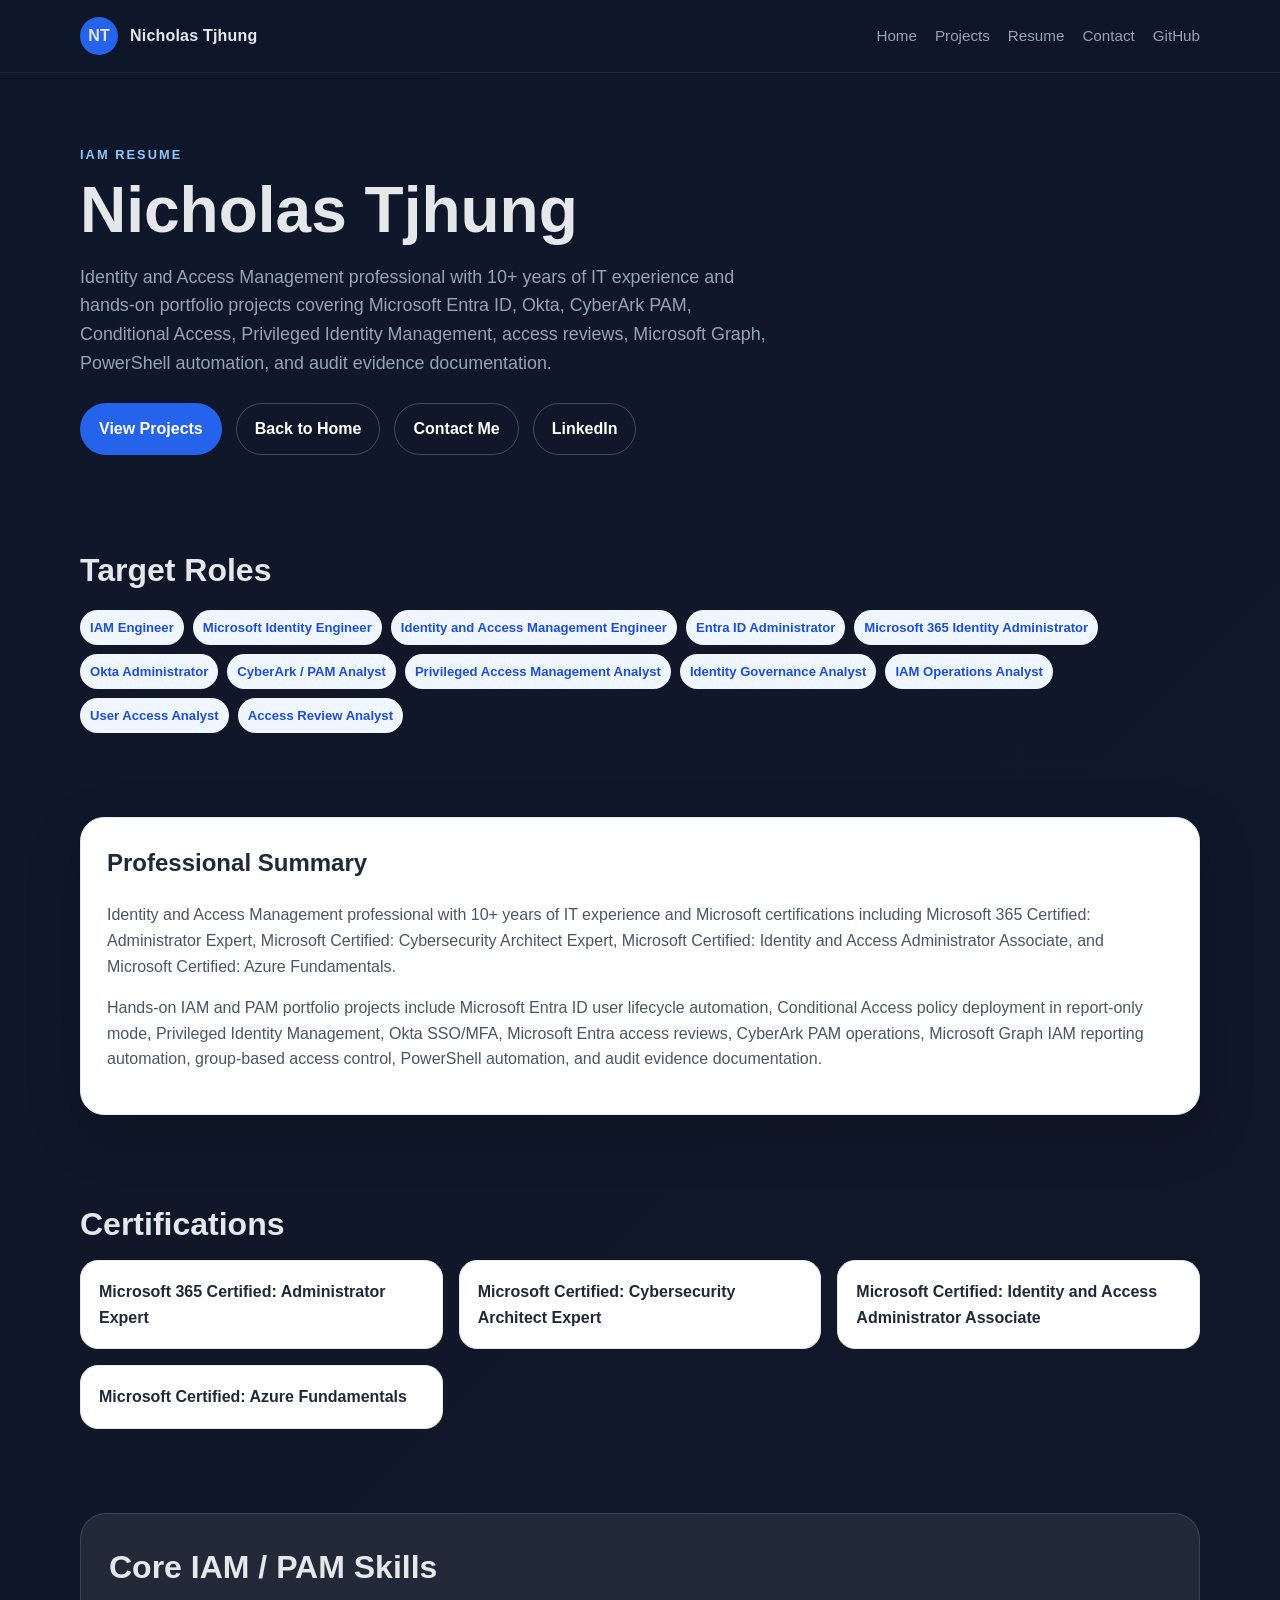
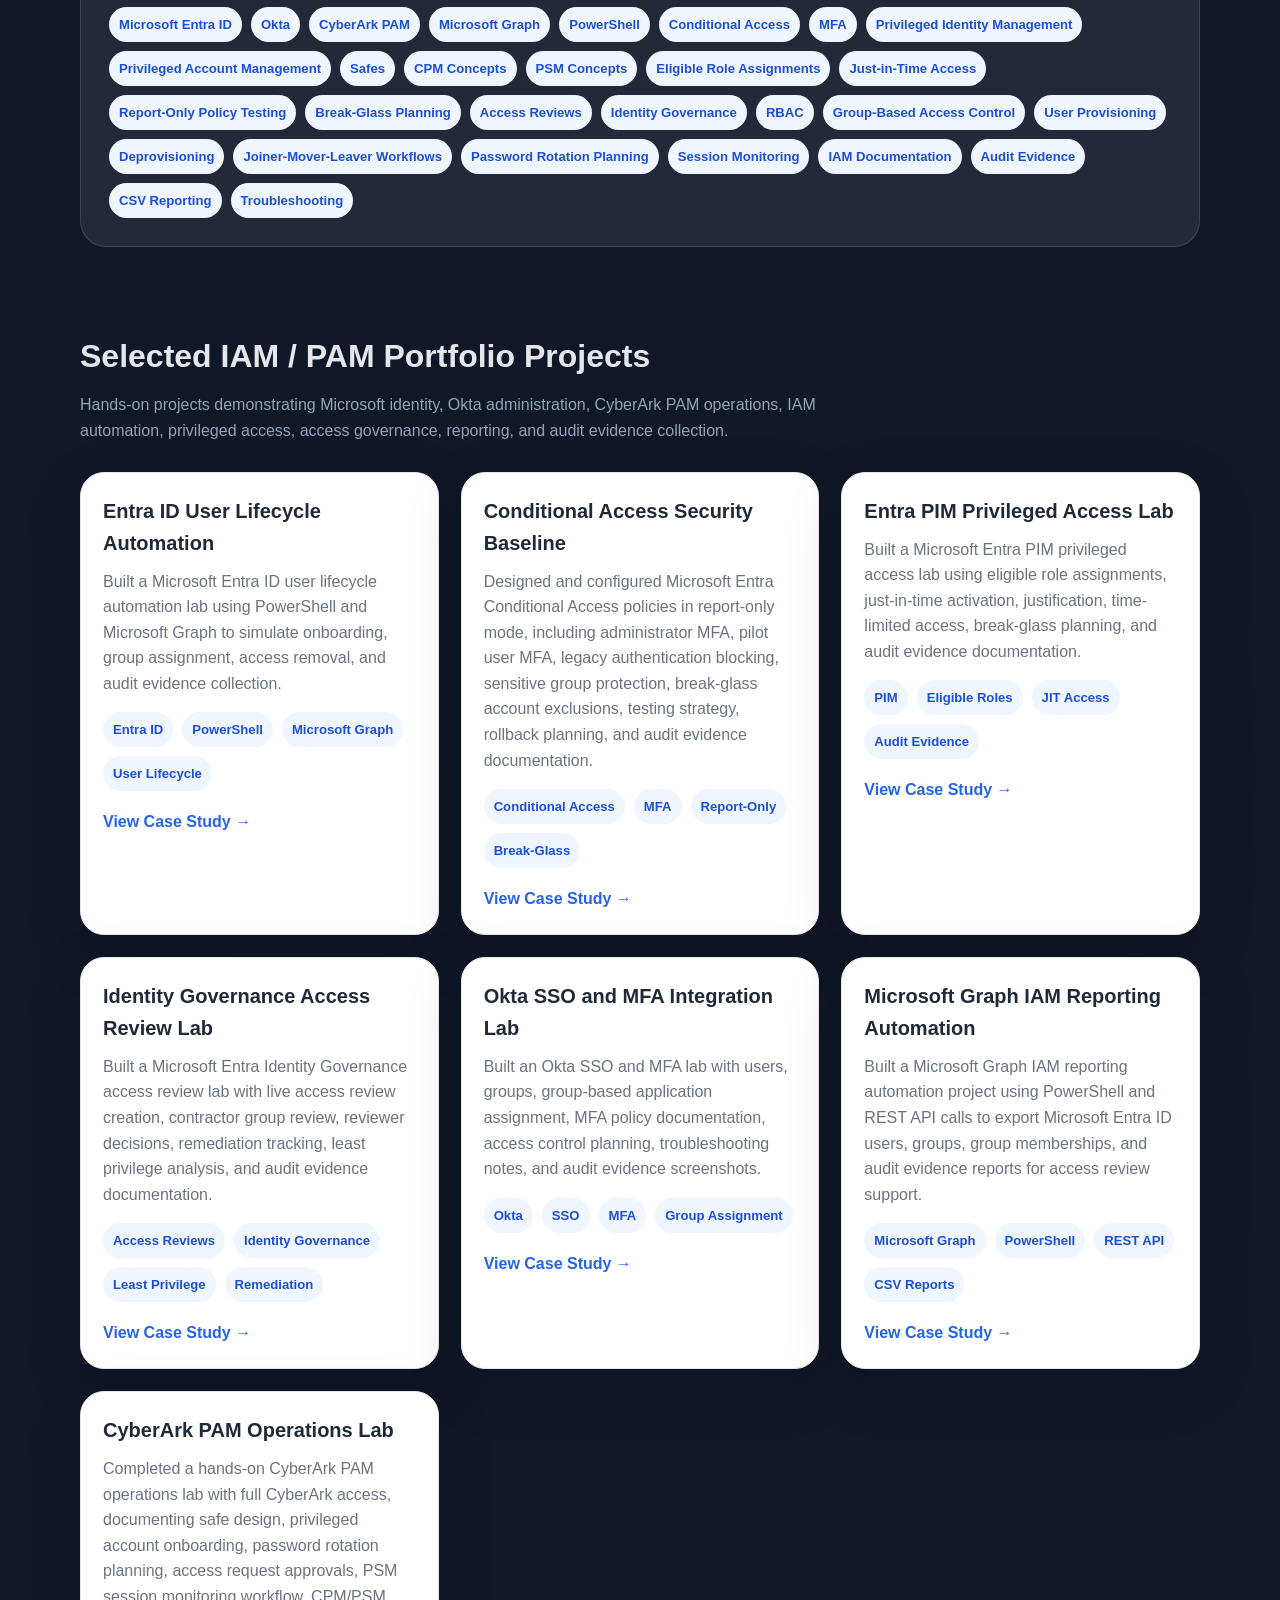
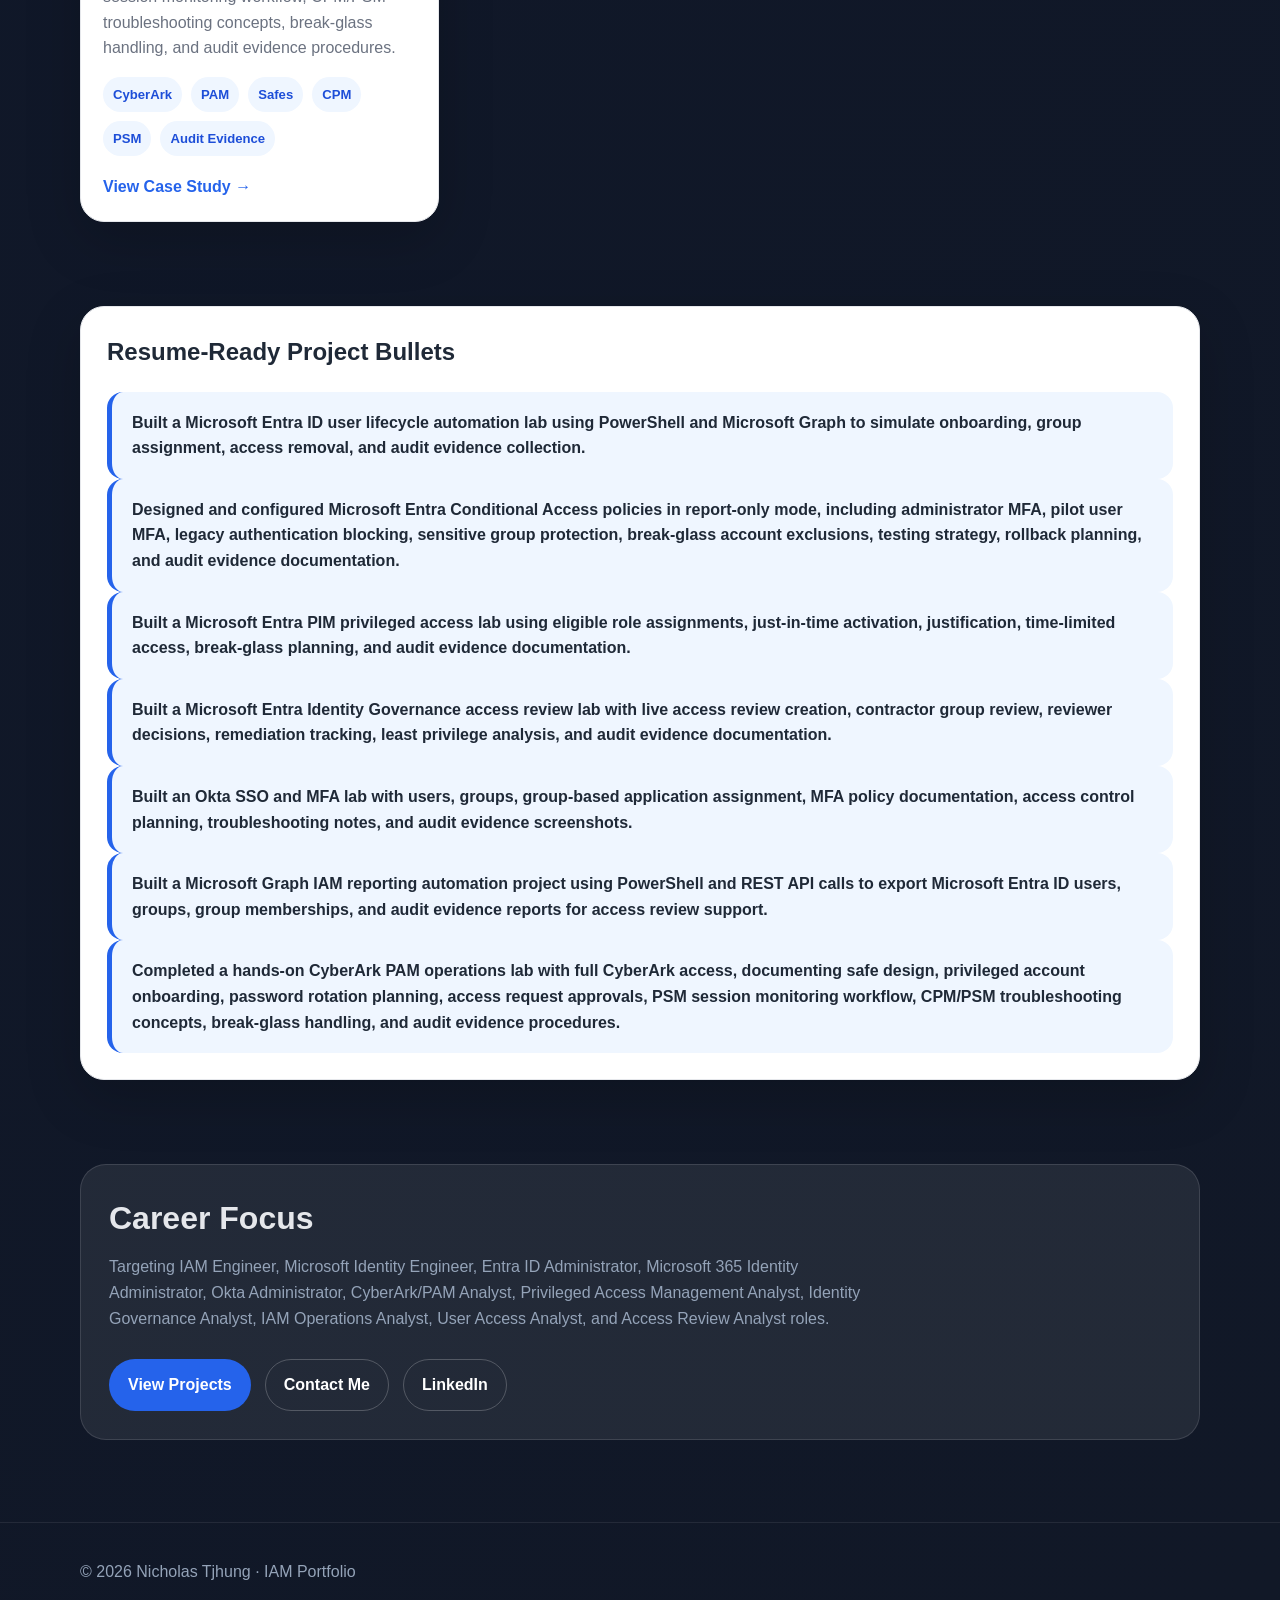
<file: resume.html>
<!DOCTYPE html>
<html lang="en">
<head>
  <meta charset="UTF-8" />
  <meta name="viewport" content="width=device-width, initial-scale=1.0" />
  <title>Resume | Nicholas Tjhung IAM Portfolio</title>
  <link rel="stylesheet" href="style.css" />
</head>
<body>

  <header class="site-header">
    <div class="container nav">
      <a class="brand" href="index.html">
        <span class="avatar-small">NT</span>
        <span>Nicholas Tjhung</span>
      </a>

      <nav class="nav-links">
        <a href="index.html">Home</a>
        <a href="projects.html">Projects</a>
        <a href="resume.html">Resume</a>
        <a href="contact.html">Contact</a>
        <a href="https://github.com/ntjhung" target="_blank">GitHub</a>
      </nav>
    </div>
  </header>

  <main class="container">

    <section class="hero">
      <div>
        <div class="eyebrow">IAM Resume</div>
        <h1>Nicholas Tjhung</h1>
        <p class="hero-subtitle">
          Identity and Access Management professional with 10+ years of IT experience and hands-on portfolio projects covering Microsoft Entra ID, Okta, CyberArk PAM, Conditional Access, Privileged Identity Management, access reviews, Microsoft Graph, PowerShell automation, and audit evidence documentation.
        </p>

        <div class="cta-row">
          <a class="btn btn-primary" href="projects.html">View Projects</a>
          <a class="btn btn-secondary" href="index.html">Back to Home</a>
          <a class="btn btn-secondary" href="contact.html">Contact Me</a>
          <a class="btn btn-secondary" href="https://www.linkedin.com/in/nick-626a0542" target="_blank">LinkedIn</a>
        </div>
      </div>
    </section>

    <section class="section">
      <h2 class="section-title">Target Roles</h2>
      <div class="badge-row">
        <span class="badge">IAM Engineer</span>
        <span class="badge">Microsoft Identity Engineer</span>
        <span class="badge">Identity and Access Management Engineer</span>
        <span class="badge">Entra ID Administrator</span>
        <span class="badge">Microsoft 365 Identity Administrator</span>
        <span class="badge">Okta Administrator</span>
        <span class="badge">CyberArk / PAM Analyst</span>
        <span class="badge">Privileged Access Management Analyst</span>
        <span class="badge">Identity Governance Analyst</span>
        <span class="badge">IAM Operations Analyst</span>
        <span class="badge">User Access Analyst</span>
        <span class="badge">Access Review Analyst</span>
      </div>
    </section>

    <section class="section">
      <div class="case-card">
        <h2>Professional Summary</h2>
        <p>
          Identity and Access Management professional with 10+ years of IT experience and Microsoft certifications including Microsoft 365 Certified: Administrator Expert, Microsoft Certified: Cybersecurity Architect Expert, Microsoft Certified: Identity and Access Administrator Associate, and Microsoft Certified: Azure Fundamentals.
        </p>
        <p>
          Hands-on IAM and PAM portfolio projects include Microsoft Entra ID user lifecycle automation, Conditional Access policy deployment in report-only mode, Privileged Identity Management, Okta SSO/MFA, Microsoft Entra access reviews, CyberArk PAM operations, Microsoft Graph IAM reporting automation, group-based access control, PowerShell automation, and audit evidence documentation.
        </p>
      </div>
    </section>

    <section class="section">
      <h2 class="section-title">Certifications</h2>

      <div class="cert-grid">
        <div class="cert-card">Microsoft 365 Certified: Administrator Expert</div>
        <div class="cert-card">Microsoft Certified: Cybersecurity Architect Expert</div>
        <div class="cert-card">Microsoft Certified: Identity and Access Administrator Associate</div>
        <div class="cert-card">Microsoft Certified: Azure Fundamentals</div>
      </div>
    </section>

    <section class="section">
      <div class="skill-panel">
        <h2 class="section-title">Core IAM / PAM Skills</h2>

        <div class="badge-row">
          <span class="badge">Microsoft Entra ID</span>
          <span class="badge">Okta</span>
          <span class="badge">CyberArk PAM</span>
          <span class="badge">Microsoft Graph</span>
          <span class="badge">PowerShell</span>
          <span class="badge">Conditional Access</span>
          <span class="badge">MFA</span>
          <span class="badge">Privileged Identity Management</span>
          <span class="badge">Privileged Account Management</span>
          <span class="badge">Safes</span>
          <span class="badge">CPM Concepts</span>
          <span class="badge">PSM Concepts</span>
          <span class="badge">Eligible Role Assignments</span>
          <span class="badge">Just-in-Time Access</span>
          <span class="badge">Report-Only Policy Testing</span>
          <span class="badge">Break-Glass Planning</span>
          <span class="badge">Access Reviews</span>
          <span class="badge">Identity Governance</span>
          <span class="badge">RBAC</span>
          <span class="badge">Group-Based Access Control</span>
          <span class="badge">User Provisioning</span>
          <span class="badge">Deprovisioning</span>
          <span class="badge">Joiner-Mover-Leaver Workflows</span>
          <span class="badge">Password Rotation Planning</span>
          <span class="badge">Session Monitoring</span>
          <span class="badge">IAM Documentation</span>
          <span class="badge">Audit Evidence</span>
          <span class="badge">CSV Reporting</span>
          <span class="badge">Troubleshooting</span>
        </div>
      </div>
    </section>

    <section class="section">
      <h2 class="section-title">Selected IAM / PAM Portfolio Projects</h2>
      <p class="section-subtitle">
        Hands-on projects demonstrating Microsoft identity, Okta administration, CyberArk PAM operations, IAM automation, privileged access, access governance, reporting, and audit evidence collection.
      </p>

      <div class="project-grid">

        <article class="project-card">
          <div class="project-content">
            <h3>Entra ID User Lifecycle Automation</h3>
            <p>
              Built a Microsoft Entra ID user lifecycle automation lab using PowerShell and Microsoft Graph to simulate onboarding, group assignment, access removal, and audit evidence collection.
            </p>
            <div class="badge-row">
              <span class="badge">Entra ID</span>
              <span class="badge">PowerShell</span>
              <span class="badge">Microsoft Graph</span>
              <span class="badge">User Lifecycle</span>
            </div>
            <div class="card-actions">
              <a class="card-link" href="case-studies/entra-lifecycle.html">View Case Study →</a>
            </div>
          </div>
        </article>

        <article class="project-card">
          <div class="project-content">
            <h3>Conditional Access Security Baseline</h3>
            <p>
              Designed and configured Microsoft Entra Conditional Access policies in report-only mode, including administrator MFA, pilot user MFA, legacy authentication blocking, sensitive group protection, break-glass account exclusions, testing strategy, rollback planning, and audit evidence documentation.
            </p>
            <div class="badge-row">
              <span class="badge">Conditional Access</span>
              <span class="badge">MFA</span>
              <span class="badge">Report-Only</span>
              <span class="badge">Break-Glass</span>
            </div>
            <div class="card-actions">
              <a class="card-link" href="case-studies/conditional-access.html">View Case Study →</a>
            </div>
          </div>
        </article>

        <article class="project-card">
          <div class="project-content">
            <h3>Entra PIM Privileged Access Lab</h3>
            <p>
              Built a Microsoft Entra PIM privileged access lab using eligible role assignments, just-in-time activation, justification, time-limited access, break-glass planning, and audit evidence documentation.
            </p>
            <div class="badge-row">
              <span class="badge">PIM</span>
              <span class="badge">Eligible Roles</span>
              <span class="badge">JIT Access</span>
              <span class="badge">Audit Evidence</span>
            </div>
            <div class="card-actions">
              <a class="card-link" href="case-studies/pim.html">View Case Study →</a>
            </div>
          </div>
        </article>

        <article class="project-card">
          <div class="project-content">
            <h3>Identity Governance Access Review Lab</h3>
            <p>
              Built a Microsoft Entra Identity Governance access review lab with live access review creation, contractor group review, reviewer decisions, remediation tracking, least privilege analysis, and audit evidence documentation.
            </p>
            <div class="badge-row">
              <span class="badge">Access Reviews</span>
              <span class="badge">Identity Governance</span>
              <span class="badge">Least Privilege</span>
              <span class="badge">Remediation</span>
            </div>
            <div class="card-actions">
              <a class="card-link" href="case-studies/access-review.html">View Case Study →</a>
            </div>
          </div>
        </article>

        <article class="project-card">
          <div class="project-content">
            <h3>Okta SSO and MFA Integration Lab</h3>
            <p>
              Built an Okta SSO and MFA lab with users, groups, group-based application assignment, MFA policy documentation, access control planning, troubleshooting notes, and audit evidence screenshots.
            </p>
            <div class="badge-row">
              <span class="badge">Okta</span>
              <span class="badge">SSO</span>
              <span class="badge">MFA</span>
              <span class="badge">Group Assignment</span>
            </div>
            <div class="card-actions">
              <a class="card-link" href="case-studies/okta.html">View Case Study →</a>
            </div>
          </div>
        </article>

        <article class="project-card">
          <div class="project-content">
            <h3>Microsoft Graph IAM Reporting Automation</h3>
            <p>
              Built a Microsoft Graph IAM reporting automation project using PowerShell and REST API calls to export Microsoft Entra ID users, groups, group memberships, and audit evidence reports for access review support.
            </p>
            <div class="badge-row">
              <span class="badge">Microsoft Graph</span>
              <span class="badge">PowerShell</span>
              <span class="badge">REST API</span>
              <span class="badge">CSV Reports</span>
            </div>
            <div class="card-actions">
              <a class="card-link" href="case-studies/graph-reporting.html">View Case Study →</a>
            </div>
          </div>
        </article>

        <article class="project-card">
          <div class="project-content">
            <h3>CyberArk PAM Operations Lab</h3>
            <p>
              Completed a hands-on CyberArk PAM operations lab with full CyberArk access, documenting safe design, privileged account onboarding, password rotation planning, access request approvals, PSM session monitoring workflow, CPM/PSM troubleshooting concepts, break-glass handling, and audit evidence procedures.
            </p>
            <div class="badge-row">
              <span class="badge">CyberArk</span>
              <span class="badge">PAM</span>
              <span class="badge">Safes</span>
              <span class="badge">CPM</span>
              <span class="badge">PSM</span>
              <span class="badge">Audit Evidence</span>
            </div>
            <div class="card-actions">
              <a class="card-link" href="case-studies/cyberark.html">View Case Study →</a>
            </div>
          </div>
        </article>

      </div>
    </section>

    <section class="section">
      <div class="case-card">
        <h2>Resume-Ready Project Bullets</h2>

        <div class="resume-bullet">
          Built a Microsoft Entra ID user lifecycle automation lab using PowerShell and Microsoft Graph to simulate onboarding, group assignment, access removal, and audit evidence collection.
        </div>

        <div class="resume-bullet">
          Designed and configured Microsoft Entra Conditional Access policies in report-only mode, including administrator MFA, pilot user MFA, legacy authentication blocking, sensitive group protection, break-glass account exclusions, testing strategy, rollback planning, and audit evidence documentation.
        </div>

        <div class="resume-bullet">
          Built a Microsoft Entra PIM privileged access lab using eligible role assignments, just-in-time activation, justification, time-limited access, break-glass planning, and audit evidence documentation.
        </div>

        <div class="resume-bullet">
          Built a Microsoft Entra Identity Governance access review lab with live access review creation, contractor group review, reviewer decisions, remediation tracking, least privilege analysis, and audit evidence documentation.
        </div>

        <div class="resume-bullet">
          Built an Okta SSO and MFA lab with users, groups, group-based application assignment, MFA policy documentation, access control planning, troubleshooting notes, and audit evidence screenshots.
        </div>

        <div class="resume-bullet">
          Built a Microsoft Graph IAM reporting automation project using PowerShell and REST API calls to export Microsoft Entra ID users, groups, group memberships, and audit evidence reports for access review support.
        </div>

        <div class="resume-bullet">
          Completed a hands-on CyberArk PAM operations lab with full CyberArk access, documenting safe design, privileged account onboarding, password rotation planning, access request approvals, PSM session monitoring workflow, CPM/PSM troubleshooting concepts, break-glass handling, and audit evidence procedures.
        </div>
      </div>
    </section>

    <section class="section">
      <div class="skill-panel">
        <h2 class="section-title">Career Focus</h2>
        <p class="section-subtitle">
          Targeting IAM Engineer, Microsoft Identity Engineer, Entra ID Administrator, Microsoft 365 Identity Administrator, Okta Administrator, CyberArk/PAM Analyst, Privileged Access Management Analyst, Identity Governance Analyst, IAM Operations Analyst, User Access Analyst, and Access Review Analyst roles.
        </p>

        <div class="cta-row">
          <a class="btn btn-primary" href="projects.html">View Projects</a>
          <a class="btn btn-secondary" href="contact.html">Contact Me</a>
          <a class="btn btn-secondary" href="https://www.linkedin.com/in/nick-626a0542" target="_blank">LinkedIn</a>
        </div>
      </div>
    </section>

  </main>

  <footer class="footer">
    <div class="container">
      © 2026 Nicholas Tjhung · IAM Portfolio
    </div>
  </footer>

</body>
</html>
</file>
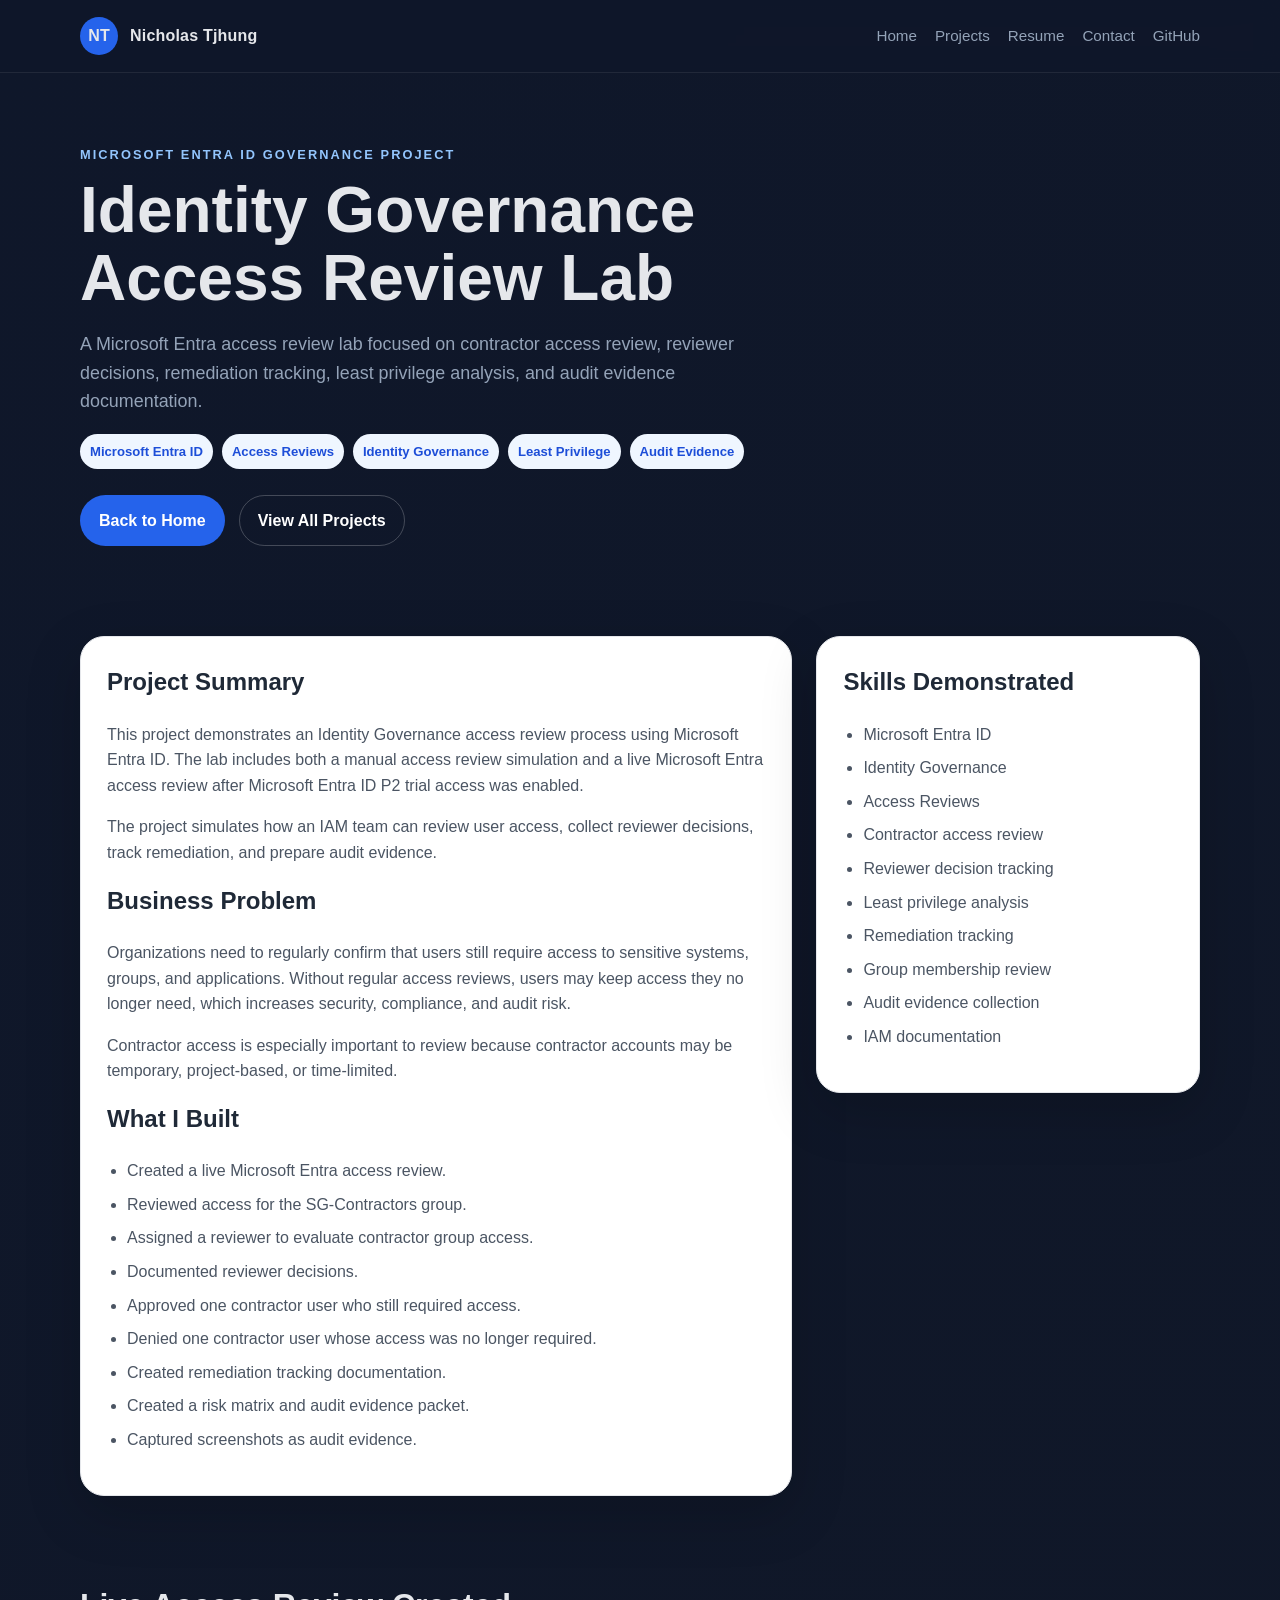
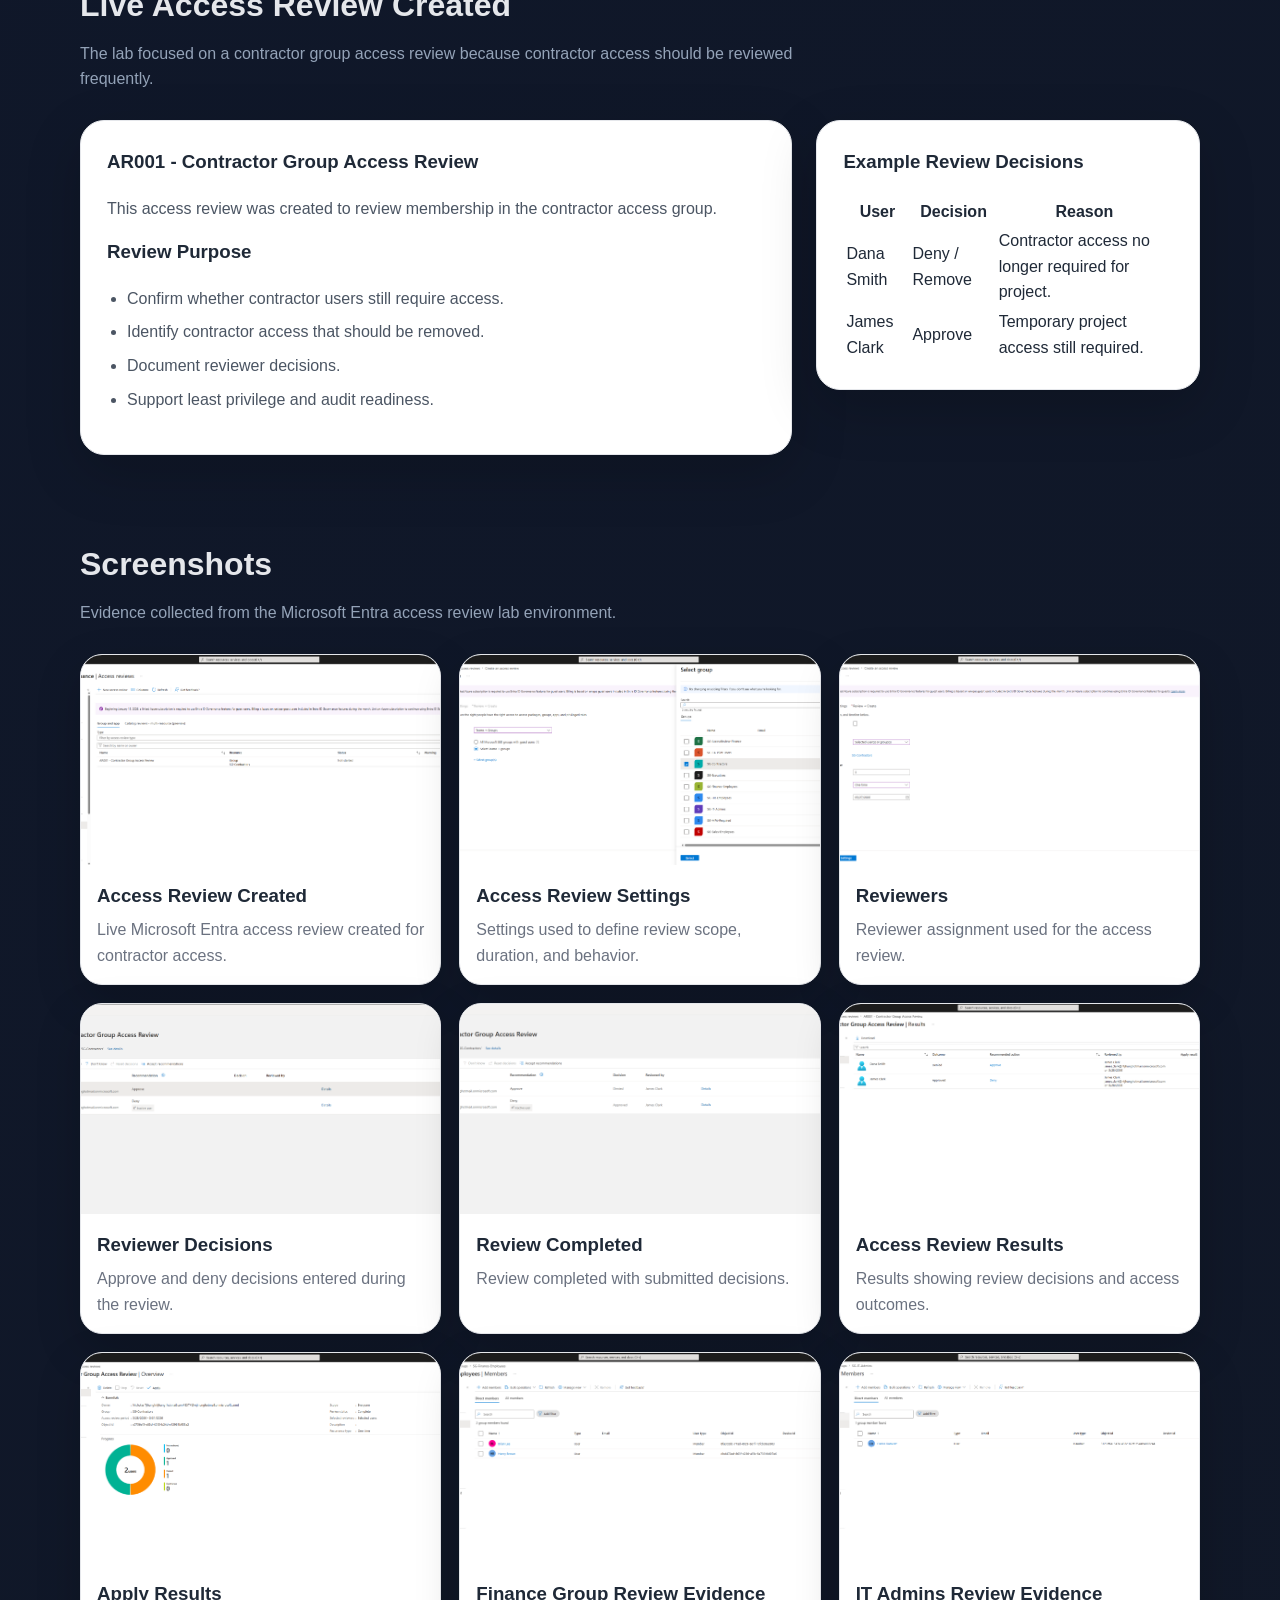
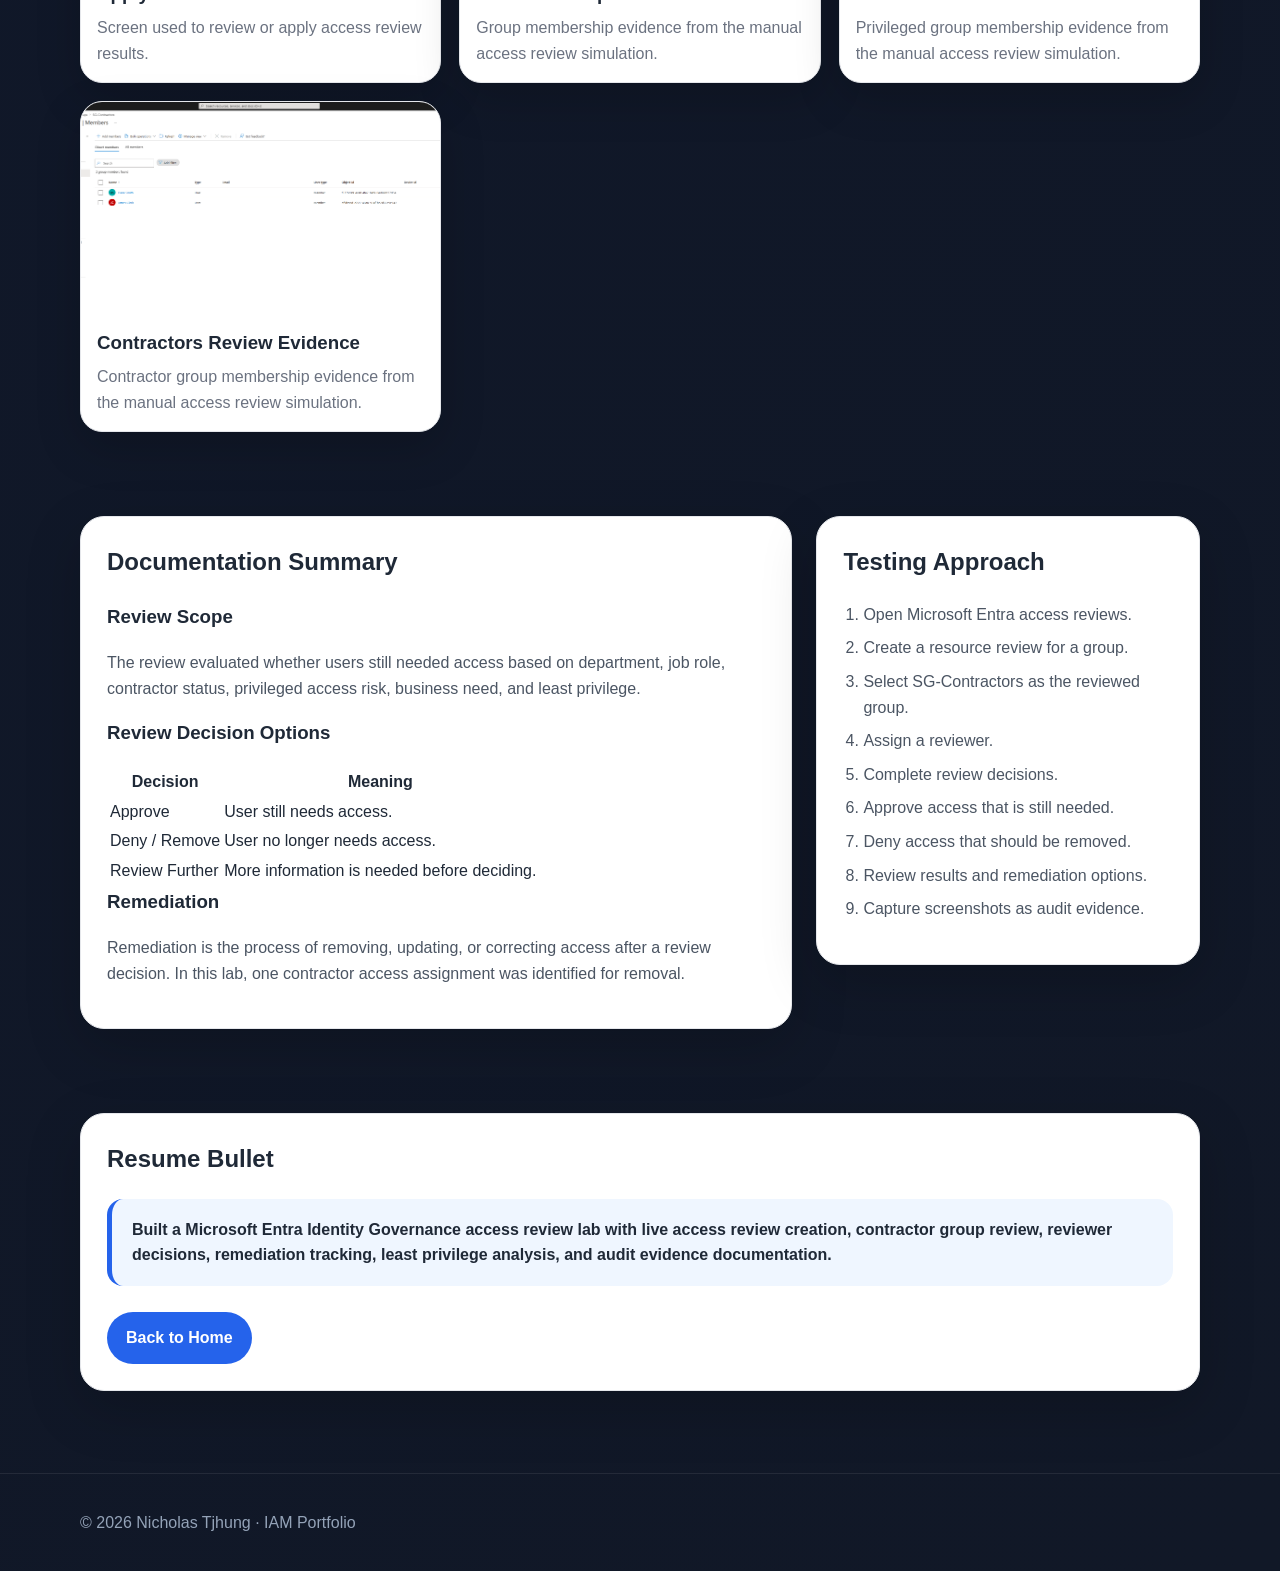
<file: case-studies/access-review.html>
<!DOCTYPE html>
<html lang="en">
<head>
  <meta charset="UTF-8" />
  <meta name="viewport" content="width=device-width, initial-scale=1.0" />
  <title>Identity Governance Access Review Lab | Nicholas Tjhung</title>
  <link rel="stylesheet" href="../style.css" />
</head>
<body>

  <header class="site-header">
    <div class="container nav">
      <a class="brand" href="../index.html">
        <span class="avatar-small">NT</span>
        <span>Nicholas Tjhung</span>
      </a>

      <nav class="nav-links">
        <a href="../index.html">Home</a>
        <a href="../projects.html">Projects</a>
        <a href="../resume.html">Resume</a>
        <a href="../contact.html">Contact</a>
        <a href="https://github.com/ntjhung" target="_blank">GitHub</a>
      </nav>
    </div>
  </header>

  <main class="container">

    <section class="hero">
      <div>
        <div class="eyebrow">Microsoft Entra ID Governance Project</div>
        <h1>Identity Governance Access Review Lab</h1>
        <p class="hero-subtitle">
          A Microsoft Entra access review lab focused on contractor access review, reviewer decisions, remediation tracking, least privilege analysis, and audit evidence documentation.
        </p>

        <div class="badge-row">
          <span class="badge">Microsoft Entra ID</span>
          <span class="badge">Access Reviews</span>
          <span class="badge">Identity Governance</span>
          <span class="badge">Least Privilege</span>
          <span class="badge">Audit Evidence</span>
        </div>

        <div class="cta-row">
          <a class="btn btn-primary" href="../index.html">Back to Home</a>
          <a class="btn btn-secondary" href="../projects.html">View All Projects</a>
        </div>
      </div>
    </section>

    <section class="section">
      <div class="case-layout">

        <article class="case-card">
          <h2>Project Summary</h2>
          <p>
            This project demonstrates an Identity Governance access review process using Microsoft Entra ID. The lab includes both a manual access review simulation and a live Microsoft Entra access review after Microsoft Entra ID P2 trial access was enabled.
          </p>
          <p>
            The project simulates how an IAM team can review user access, collect reviewer decisions, track remediation, and prepare audit evidence.
          </p>

          <h2>Business Problem</h2>
          <p>
            Organizations need to regularly confirm that users still require access to sensitive systems, groups, and applications. Without regular access reviews, users may keep access they no longer need, which increases security, compliance, and audit risk.
          </p>
          <p>
            Contractor access is especially important to review because contractor accounts may be temporary, project-based, or time-limited.
          </p>

          <h2>What I Built</h2>
          <ul class="case-list">
            <li>Created a live Microsoft Entra access review.</li>
            <li>Reviewed access for the SG-Contractors group.</li>
            <li>Assigned a reviewer to evaluate contractor group access.</li>
            <li>Documented reviewer decisions.</li>
            <li>Approved one contractor user who still required access.</li>
            <li>Denied one contractor user whose access was no longer required.</li>
            <li>Created remediation tracking documentation.</li>
            <li>Created a risk matrix and audit evidence packet.</li>
            <li>Captured screenshots as audit evidence.</li>
          </ul>
        </article>

        <aside class="case-card">
          <h2>Skills Demonstrated</h2>
          <ul class="case-list">
            <li>Microsoft Entra ID</li>
            <li>Identity Governance</li>
            <li>Access Reviews</li>
            <li>Contractor access review</li>
            <li>Reviewer decision tracking</li>
            <li>Least privilege analysis</li>
            <li>Remediation tracking</li>
            <li>Group membership review</li>
            <li>Audit evidence collection</li>
            <li>IAM documentation</li>
          </ul>
        </aside>

      </div>
    </section>

    <section class="section">
      <h2 class="section-title">Live Access Review Created</h2>
      <p class="section-subtitle">The lab focused on a contractor group access review because contractor access should be reviewed frequently.</p>

      <div class="case-layout">
        <article class="case-card">
          <h3>AR001 - Contractor Group Access Review</h3>
          <p>
            This access review was created to review membership in the contractor access group.
          </p>

          <h3>Review Purpose</h3>
          <ul class="case-list">
            <li>Confirm whether contractor users still require access.</li>
            <li>Identify contractor access that should be removed.</li>
            <li>Document reviewer decisions.</li>
            <li>Support least privilege and audit readiness.</li>
          </ul>
        </article>

        <article class="case-card">
          <h3>Example Review Decisions</h3>
          <table>
            <thead>
              <tr>
                <th>User</th>
                <th>Decision</th>
                <th>Reason</th>
              </tr>
            </thead>
            <tbody>
              <tr>
                <td>Dana Smith</td>
                <td>Deny / Remove</td>
                <td>Contractor access no longer required for project.</td>
              </tr>
              <tr>
                <td>James Clark</td>
                <td>Approve</td>
                <td>Temporary project access still required.</td>
              </tr>
            </tbody>
          </table>
        </article>
      </div>
    </section>

    <section class="section">
      <h2 class="section-title">Screenshots</h2>
      <p class="section-subtitle">Evidence collected from the Microsoft Entra access review lab environment.</p>

      <div class="screenshot-grid">

        <article class="screenshot-card">
          <img src="../assets/access-review/access-review-created.png" alt="Access review created screenshot" />
          <div>
            <h3>Access Review Created</h3>
            <p>Live Microsoft Entra access review created for contractor access.</p>
          </div>
        </article>

        <article class="screenshot-card">
          <img src="../assets/access-review/access-review-settings.png" alt="Access review settings screenshot" />
          <div>
            <h3>Access Review Settings</h3>
            <p>Settings used to define review scope, duration, and behavior.</p>
          </div>
        </article>

        <article class="screenshot-card">
          <img src="../assets/access-review/access-review-reviewers.png" alt="Access review reviewers screenshot" />
          <div>
            <h3>Reviewers</h3>
            <p>Reviewer assignment used for the access review.</p>
          </div>
        </article>

        <article class="screenshot-card">
          <img src="../assets/access-review/access-review-decisions.png" alt="Access review decisions screenshot" />
          <div>
            <h3>Reviewer Decisions</h3>
            <p>Approve and deny decisions entered during the review.</p>
          </div>
        </article>

        <article class="screenshot-card">
          <img src="../assets/access-review/access-review-completed.png" alt="Access review completed screenshot" />
          <div>
            <h3>Review Completed</h3>
            <p>Review completed with submitted decisions.</p>
          </div>
        </article>

        <article class="screenshot-card">
          <img src="../assets/access-review/access-review-results.png" alt="Access review results screenshot" />
          <div>
            <h3>Access Review Results</h3>
            <p>Results showing review decisions and access outcomes.</p>
          </div>
        </article>

        <article class="screenshot-card">
          <img src="../assets/access-review/access-review-apply-results.png" alt="Access review apply results screenshot" />
          <div>
            <h3>Apply Results</h3>
            <p>Screen used to review or apply access review results.</p>
          </div>
        </article>

        <article class="screenshot-card">
          <img src="../assets/access-review/finance-access-review-members.png" alt="Finance group access review screenshot" />
          <div>
            <h3>Finance Group Review Evidence</h3>
            <p>Group membership evidence from the manual access review simulation.</p>
          </div>
        </article>

        <article class="screenshot-card">
          <img src="../assets/access-review/it-admins-access-review-members.png" alt="IT admins group access review screenshot" />
          <div>
            <h3>IT Admins Review Evidence</h3>
            <p>Privileged group membership evidence from the manual access review simulation.</p>
          </div>
        </article>

        <article class="screenshot-card">
          <img src="../assets/access-review/contractors-access-review-members.png" alt="Contractors group access review screenshot" />
          <div>
            <h3>Contractors Review Evidence</h3>
            <p>Contractor group membership evidence from the manual access review simulation.</p>
          </div>
        </article>

      </div>
    </section>

    <section class="section">
      <div class="case-layout">

        <article class="case-card">
          <h2>Documentation Summary</h2>

          <h3>Review Scope</h3>
          <p>
            The review evaluated whether users still needed access based on department, job role, contractor status, privileged access risk, business need, and least privilege.
          </p>

          <h3>Review Decision Options</h3>
          <table>
            <thead>
              <tr>
                <th>Decision</th>
                <th>Meaning</th>
              </tr>
            </thead>
            <tbody>
              <tr>
                <td>Approve</td>
                <td>User still needs access.</td>
              </tr>
              <tr>
                <td>Deny / Remove</td>
                <td>User no longer needs access.</td>
              </tr>
              <tr>
                <td>Review Further</td>
                <td>More information is needed before deciding.</td>
              </tr>
            </tbody>
          </table>

          <h3>Remediation</h3>
          <p>
            Remediation is the process of removing, updating, or correcting access after a review decision. In this lab, one contractor access assignment was identified for removal.
          </p>
        </article>

        <article class="case-card">
          <h2>Testing Approach</h2>
          <ol class="case-list">
            <li>Open Microsoft Entra access reviews.</li>
            <li>Create a resource review for a group.</li>
            <li>Select SG-Contractors as the reviewed group.</li>
            <li>Assign a reviewer.</li>
            <li>Complete review decisions.</li>
            <li>Approve access that is still needed.</li>
            <li>Deny access that should be removed.</li>
            <li>Review results and remediation options.</li>
            <li>Capture screenshots as audit evidence.</li>
          </ol>
        </article>

      </div>
    </section>

    <section class="section">
      <div class="case-card">
        <h2>Resume Bullet</h2>
        <div class="resume-bullet">
          Built a Microsoft Entra Identity Governance access review lab with live access review creation, contractor group review, reviewer decisions, remediation tracking, least privilege analysis, and audit evidence documentation.
        </div>

        <div class="cta-row">
          <a class="btn btn-primary" href="../index.html">Back to Home</a>
          <a class="btn btn-secondary" href="../projects.html">View All Projects</a>
        </div>
      </div>
    </section>

  </main>

  <footer class="footer">
    <div class="container">
      © 2026 Nicholas Tjhung · IAM Portfolio
    </div>
  </footer>

</body>
</html>
</file>
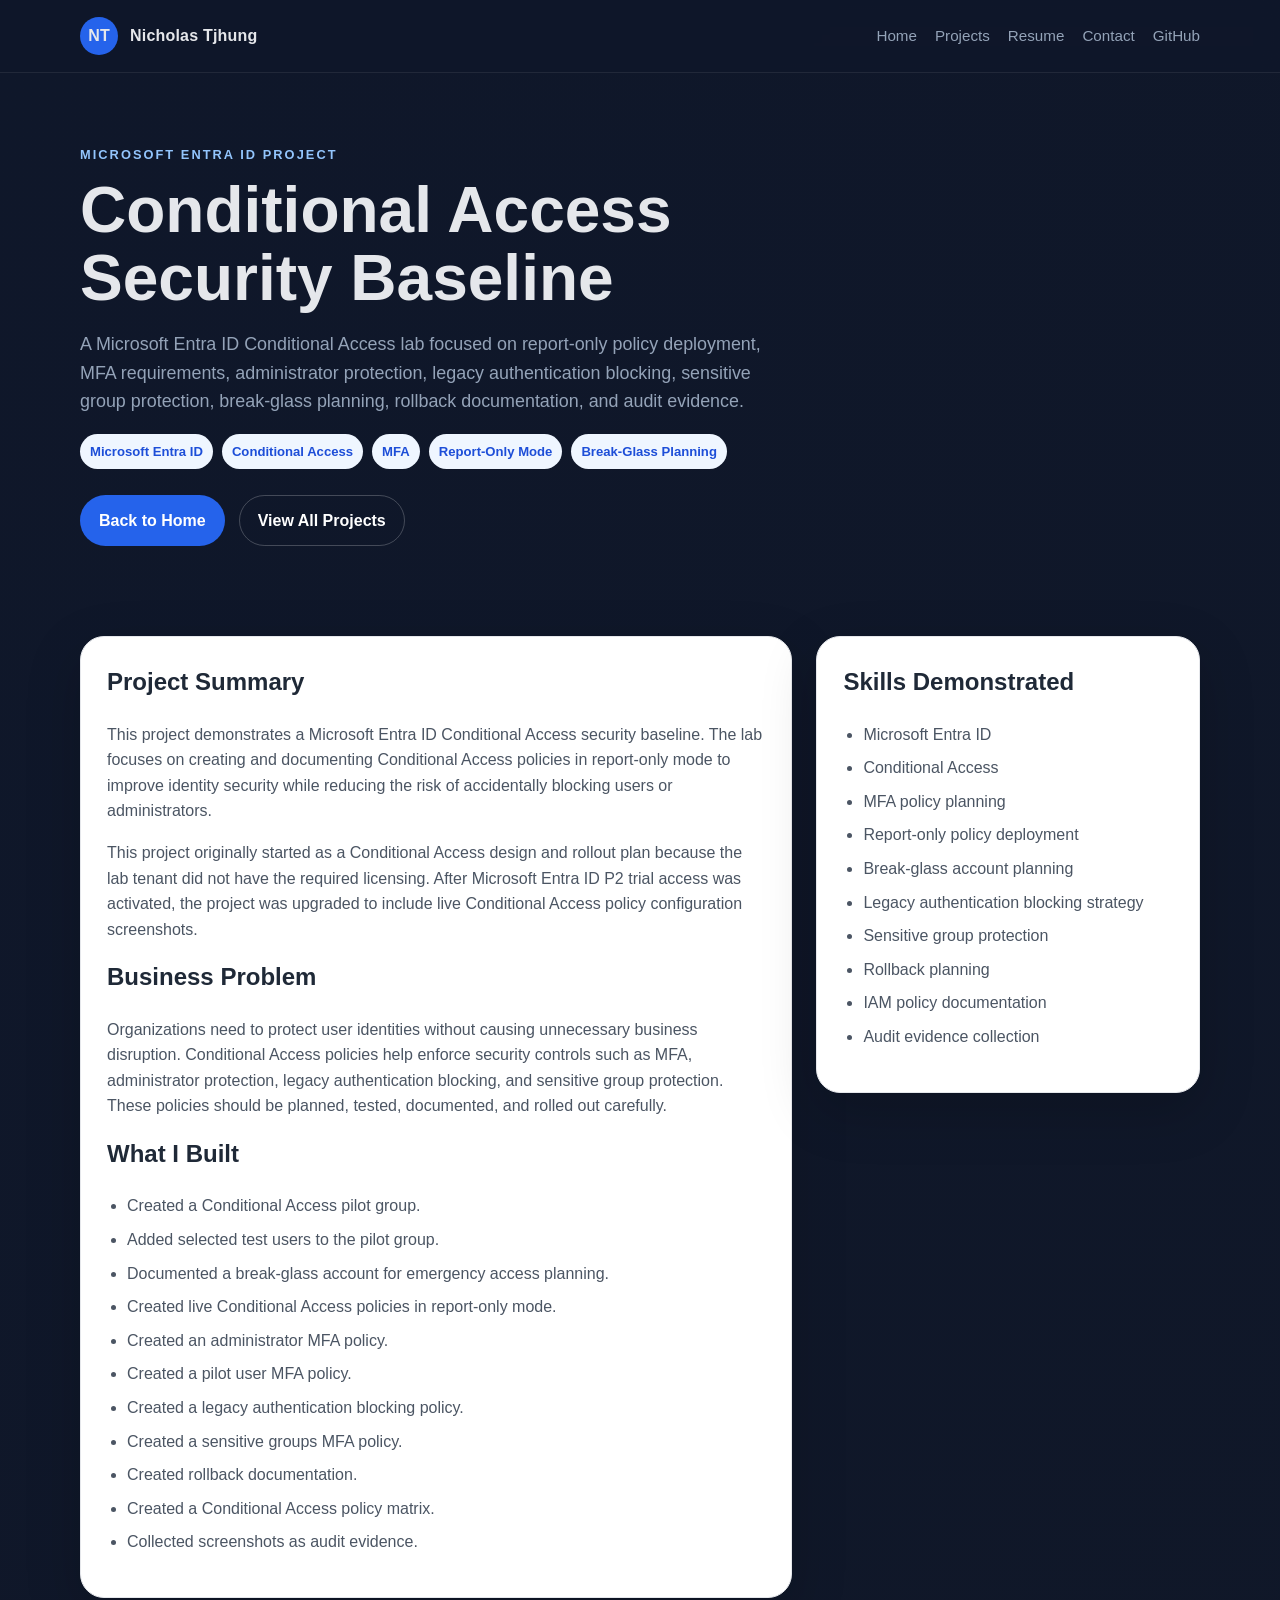
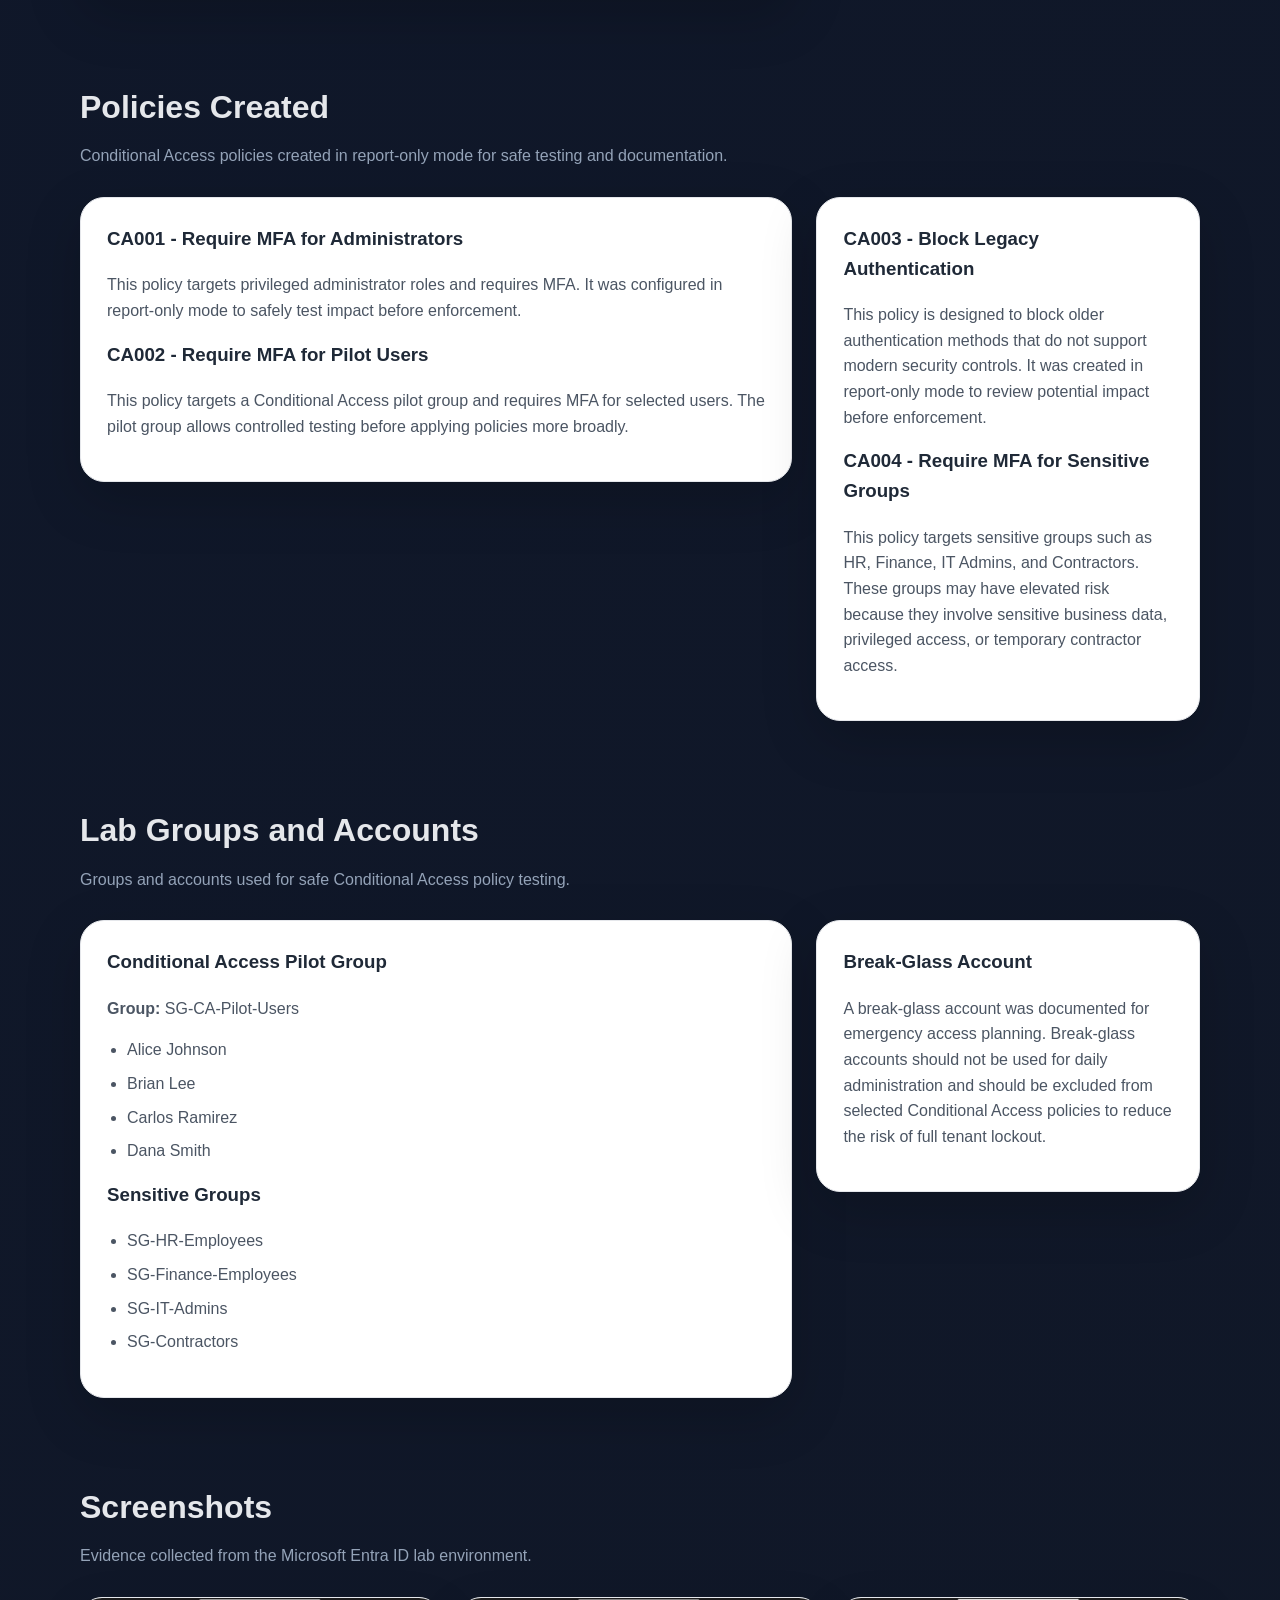
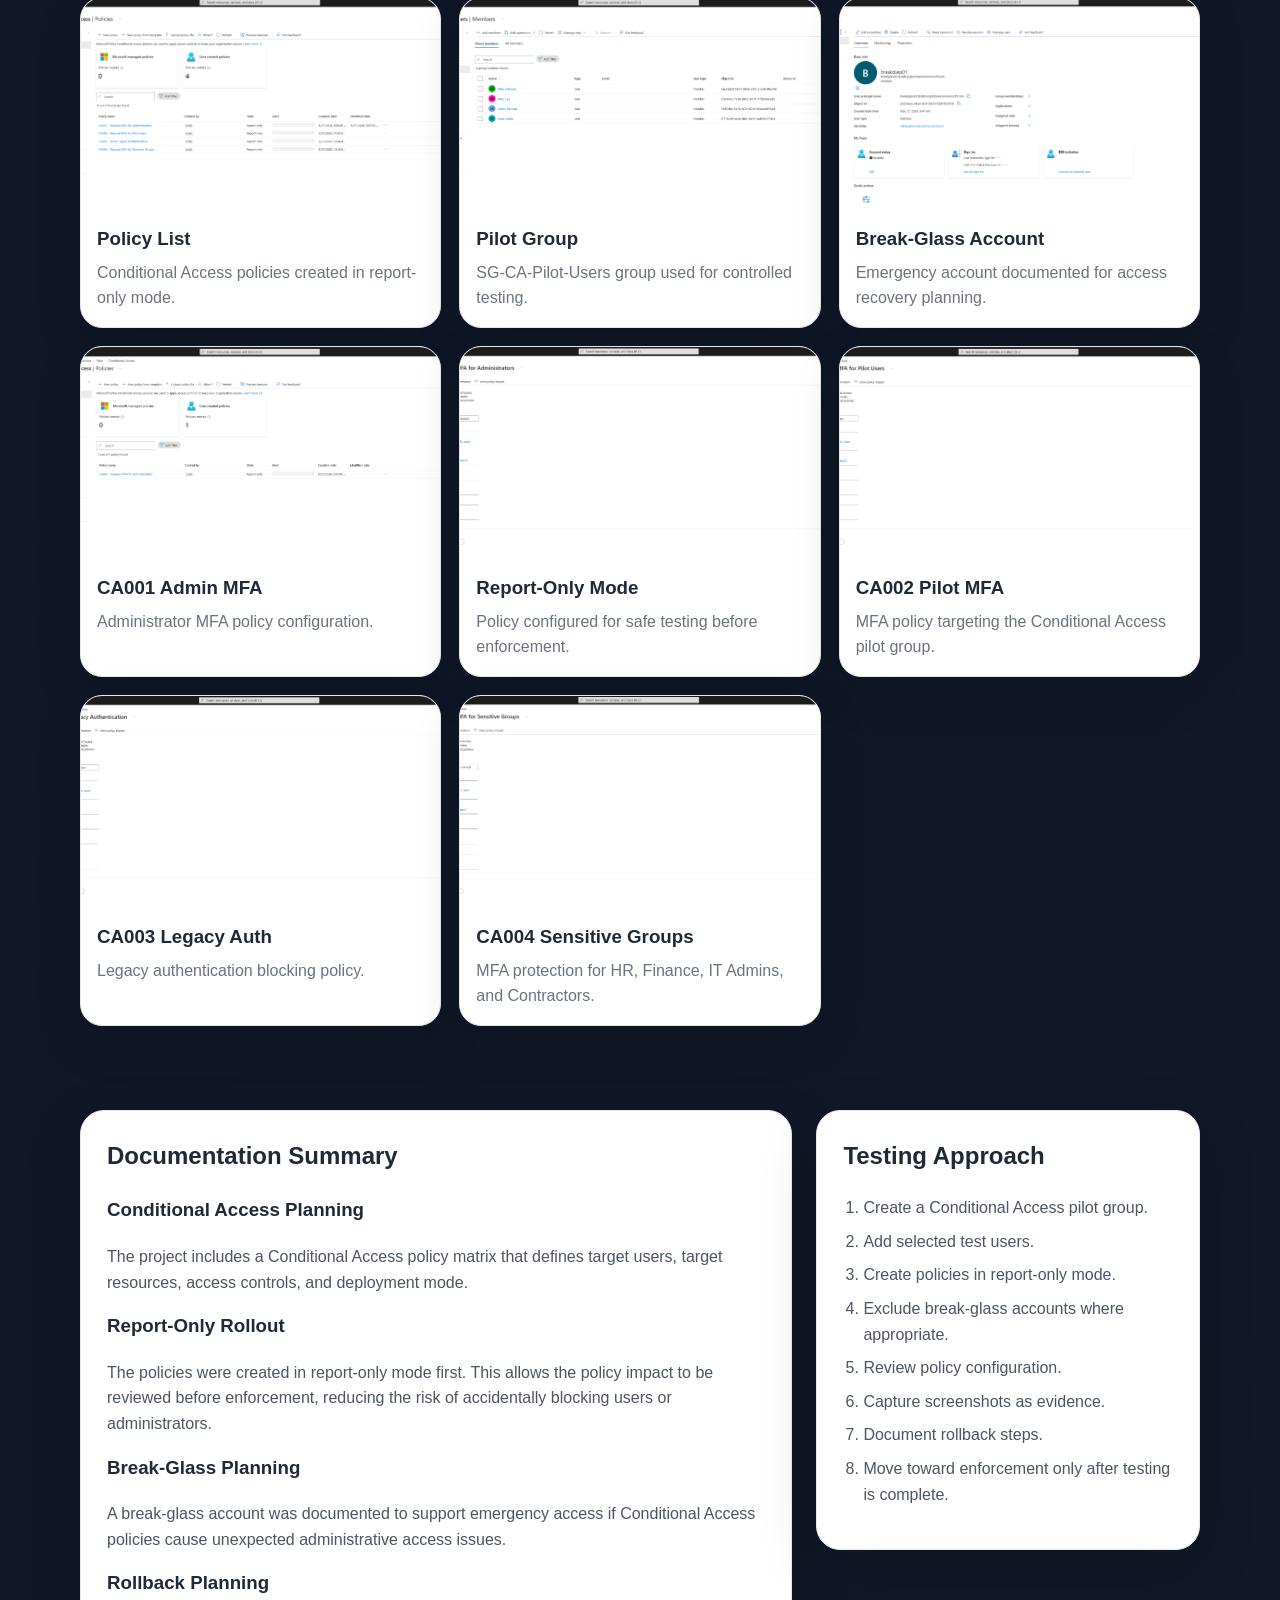
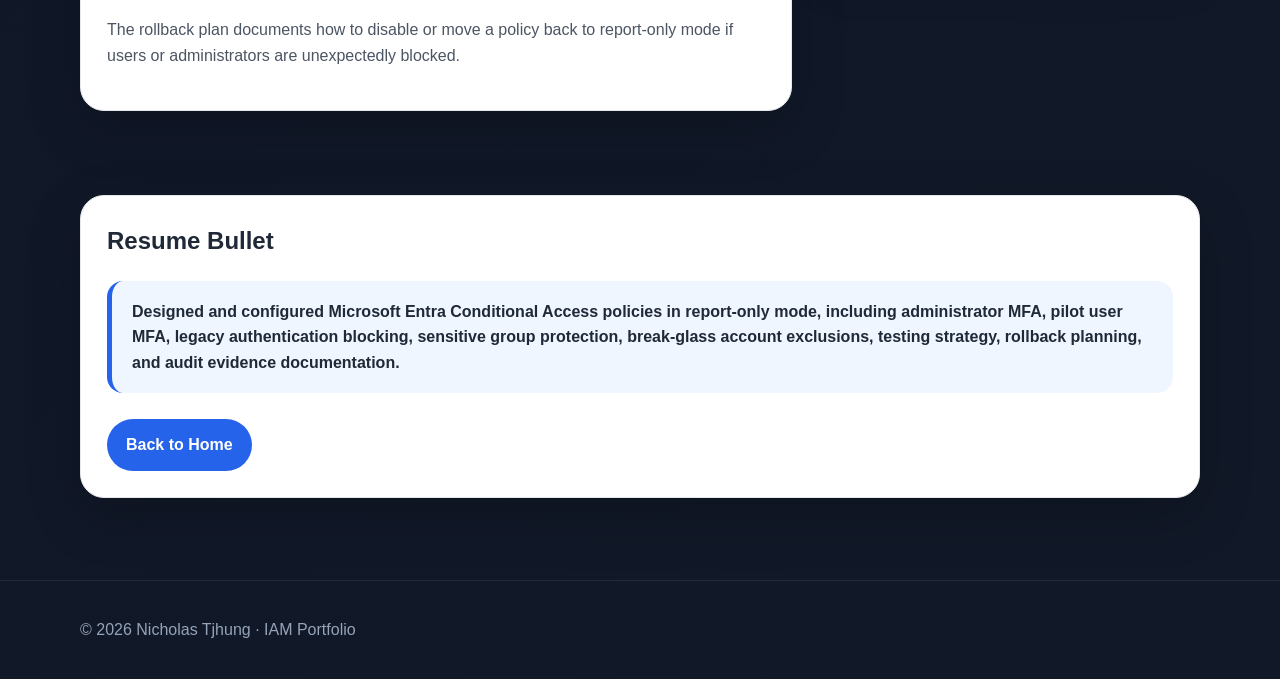
<file: case-studies/conditional-access.html>
<!DOCTYPE html>
<html lang="en">
<head>
  <meta charset="UTF-8" />
  <meta name="viewport" content="width=device-width, initial-scale=1.0" />
  <title>Conditional Access Security Baseline | Nicholas Tjhung</title>
  <link rel="stylesheet" href="../style.css" />
</head>
<body>

  <header class="site-header">
    <div class="container nav">
      <a class="brand" href="../index.html">
        <span class="avatar-small">NT</span>
        <span>Nicholas Tjhung</span>
      </a>

      <nav class="nav-links">
        <a href="../index.html">Home</a>
        <a href="../projects.html">Projects</a>
        <a href="../resume.html">Resume</a>
        <a href="../contact.html">Contact</a>
        <a href="https://github.com/ntjhung" target="_blank">GitHub</a>
      </nav>
    </div>
  </header>

  <main class="container">

    <section class="hero">
      <div>
        <div class="eyebrow">Microsoft Entra ID Project</div>
        <h1>Conditional Access Security Baseline</h1>
        <p class="hero-subtitle">
          A Microsoft Entra ID Conditional Access lab focused on report-only policy deployment, MFA requirements, administrator protection, legacy authentication blocking, sensitive group protection, break-glass planning, rollback documentation, and audit evidence.
        </p>

        <div class="badge-row">
          <span class="badge">Microsoft Entra ID</span>
          <span class="badge">Conditional Access</span>
          <span class="badge">MFA</span>
          <span class="badge">Report-Only Mode</span>
          <span class="badge">Break-Glass Planning</span>
        </div>

        <div class="cta-row">
          <a class="btn btn-primary" href="../index.html">Back to Home</a>
          <a class="btn btn-secondary" href="../projects.html">View All Projects</a>
        </div>
      </div>
    </section>

    <section class="section">
      <div class="case-layout">

        <article class="case-card">
          <h2>Project Summary</h2>
          <p>
            This project demonstrates a Microsoft Entra ID Conditional Access security baseline. The lab focuses on creating and documenting Conditional Access policies in report-only mode to improve identity security while reducing the risk of accidentally blocking users or administrators.
          </p>
          <p>
            This project originally started as a Conditional Access design and rollout plan because the lab tenant did not have the required licensing. After Microsoft Entra ID P2 trial access was activated, the project was upgraded to include live Conditional Access policy configuration screenshots.
          </p>

          <h2>Business Problem</h2>
          <p>
            Organizations need to protect user identities without causing unnecessary business disruption. Conditional Access policies help enforce security controls such as MFA, administrator protection, legacy authentication blocking, and sensitive group protection. These policies should be planned, tested, documented, and rolled out carefully.
          </p>

          <h2>What I Built</h2>
          <ul class="case-list">
            <li>Created a Conditional Access pilot group.</li>
            <li>Added selected test users to the pilot group.</li>
            <li>Documented a break-glass account for emergency access planning.</li>
            <li>Created live Conditional Access policies in report-only mode.</li>
            <li>Created an administrator MFA policy.</li>
            <li>Created a pilot user MFA policy.</li>
            <li>Created a legacy authentication blocking policy.</li>
            <li>Created a sensitive groups MFA policy.</li>
            <li>Created rollback documentation.</li>
            <li>Created a Conditional Access policy matrix.</li>
            <li>Collected screenshots as audit evidence.</li>
          </ul>
        </article>

        <aside class="case-card">
          <h2>Skills Demonstrated</h2>
          <ul class="case-list">
            <li>Microsoft Entra ID</li>
            <li>Conditional Access</li>
            <li>MFA policy planning</li>
            <li>Report-only policy deployment</li>
            <li>Break-glass account planning</li>
            <li>Legacy authentication blocking strategy</li>
            <li>Sensitive group protection</li>
            <li>Rollback planning</li>
            <li>IAM policy documentation</li>
            <li>Audit evidence collection</li>
          </ul>
        </aside>

      </div>
    </section>

    <section class="section">
      <h2 class="section-title">Policies Created</h2>
      <p class="section-subtitle">Conditional Access policies created in report-only mode for safe testing and documentation.</p>

      <div class="case-layout">
        <article class="case-card">
          <h3>CA001 - Require MFA for Administrators</h3>
          <p>
            This policy targets privileged administrator roles and requires MFA. It was configured in report-only mode to safely test impact before enforcement.
          </p>

          <h3>CA002 - Require MFA for Pilot Users</h3>
          <p>
            This policy targets a Conditional Access pilot group and requires MFA for selected users. The pilot group allows controlled testing before applying policies more broadly.
          </p>
        </article>

        <article class="case-card">
          <h3>CA003 - Block Legacy Authentication</h3>
          <p>
            This policy is designed to block older authentication methods that do not support modern security controls. It was created in report-only mode to review potential impact before enforcement.
          </p>

          <h3>CA004 - Require MFA for Sensitive Groups</h3>
          <p>
            This policy targets sensitive groups such as HR, Finance, IT Admins, and Contractors. These groups may have elevated risk because they involve sensitive business data, privileged access, or temporary contractor access.
          </p>
        </article>
      </div>
    </section>

    <section class="section">
      <h2 class="section-title">Lab Groups and Accounts</h2>
      <p class="section-subtitle">Groups and accounts used for safe Conditional Access policy testing.</p>

      <div class="case-layout">
        <article class="case-card">
          <h3>Conditional Access Pilot Group</h3>
          <p><strong>Group:</strong> SG-CA-Pilot-Users</p>
          <ul class="case-list">
            <li>Alice Johnson</li>
            <li>Brian Lee</li>
            <li>Carlos Ramirez</li>
            <li>Dana Smith</li>
          </ul>

          <h3>Sensitive Groups</h3>
          <ul class="case-list">
            <li>SG-HR-Employees</li>
            <li>SG-Finance-Employees</li>
            <li>SG-IT-Admins</li>
            <li>SG-Contractors</li>
          </ul>
        </article>

        <article class="case-card">
          <h3>Break-Glass Account</h3>
          <p>
            A break-glass account was documented for emergency access planning. Break-glass accounts should not be used for daily administration and should be excluded from selected Conditional Access policies to reduce the risk of full tenant lockout.
          </p>
        </article>
      </div>
    </section>

    <section class="section">
      <h2 class="section-title">Screenshots</h2>
      <p class="section-subtitle">Evidence collected from the Microsoft Entra ID lab environment.</p>

      <div class="screenshot-grid">

        <article class="screenshot-card">
          <img src="../assets/conditional-access/conditional-access-policy-list.png" alt="Conditional Access policy list screenshot" />
          <div>
            <h3>Policy List</h3>
            <p>Conditional Access policies created in report-only mode.</p>
          </div>
        </article>

        <article class="screenshot-card">
          <img src="../assets/conditional-access/ca-pilot-group-members.png" alt="Conditional Access pilot group members screenshot" />
          <div>
            <h3>Pilot Group</h3>
            <p>SG-CA-Pilot-Users group used for controlled testing.</p>
          </div>
        </article>

        <article class="screenshot-card">
          <img src="../assets/conditional-access/breakglass-account.png" alt="Break-glass account screenshot" />
          <div>
            <h3>Break-Glass Account</h3>
            <p>Emergency account documented for access recovery planning.</p>
          </div>
        </article>

        <article class="screenshot-card">
          <img src="../assets/conditional-access/ca001-admin-mfa-policy.png" alt="CA001 administrator MFA policy screenshot" />
          <div>
            <h3>CA001 Admin MFA</h3>
            <p>Administrator MFA policy configuration.</p>
          </div>
        </article>

        <article class="screenshot-card">
          <img src="../assets/conditional-access/ca001-report-only-mode.png" alt="CA001 report-only mode screenshot" />
          <div>
            <h3>Report-Only Mode</h3>
            <p>Policy configured for safe testing before enforcement.</p>
          </div>
        </article>

        <article class="screenshot-card">
          <img src="../assets/conditional-access/ca002-pilot-mfa-policy.png" alt="CA002 pilot users MFA policy screenshot" />
          <div>
            <h3>CA002 Pilot MFA</h3>
            <p>MFA policy targeting the Conditional Access pilot group.</p>
          </div>
        </article>

        <article class="screenshot-card">
          <img src="../assets/conditional-access/ca003-block-legacy-auth-policy.png" alt="CA003 block legacy authentication policy screenshot" />
          <div>
            <h3>CA003 Legacy Auth</h3>
            <p>Legacy authentication blocking policy.</p>
          </div>
        </article>

        <article class="screenshot-card">
          <img src="../assets/conditional-access/ca004-sensitive-groups-mfa.png" alt="CA004 sensitive groups MFA policy screenshot" />
          <div>
            <h3>CA004 Sensitive Groups</h3>
            <p>MFA protection for HR, Finance, IT Admins, and Contractors.</p>
          </div>
        </article>

      </div>
    </section>

    <section class="section">
      <div class="case-layout">

        <article class="case-card">
          <h2>Documentation Summary</h2>

          <h3>Conditional Access Planning</h3>
          <p>
            The project includes a Conditional Access policy matrix that defines target users, target resources, access controls, and deployment mode.
          </p>

          <h3>Report-Only Rollout</h3>
          <p>
            The policies were created in report-only mode first. This allows the policy impact to be reviewed before enforcement, reducing the risk of accidentally blocking users or administrators.
          </p>

          <h3>Break-Glass Planning</h3>
          <p>
            A break-glass account was documented to support emergency access if Conditional Access policies cause unexpected administrative access issues.
          </p>

          <h3>Rollback Planning</h3>
          <p>
            The rollback plan documents how to disable or move a policy back to report-only mode if users or administrators are unexpectedly blocked.
          </p>
        </article>

        <article class="case-card">
          <h2>Testing Approach</h2>
          <ol class="case-list">
            <li>Create a Conditional Access pilot group.</li>
            <li>Add selected test users.</li>
            <li>Create policies in report-only mode.</li>
            <li>Exclude break-glass accounts where appropriate.</li>
            <li>Review policy configuration.</li>
            <li>Capture screenshots as evidence.</li>
            <li>Document rollback steps.</li>
            <li>Move toward enforcement only after testing is complete.</li>
          </ol>
        </article>

      </div>
    </section>

    <section class="section">
      <div class="case-card">
        <h2>Resume Bullet</h2>
        <div class="resume-bullet">
          Designed and configured Microsoft Entra Conditional Access policies in report-only mode, including administrator MFA, pilot user MFA, legacy authentication blocking, sensitive group protection, break-glass account exclusions, testing strategy, rollback planning, and audit evidence documentation.
        </div>

        <div class="cta-row">
          <a class="btn btn-primary" href="../index.html">Back to Home</a>
          <a class="btn btn-secondary" href="../projects.html">View All Projects</a>
        </div>
      </div>
    </section>

  </main>

  <footer class="footer">
    <div class="container">
      © 2026 Nicholas Tjhung · IAM Portfolio
    </div>
  </footer>

</body>
</html>
</file>
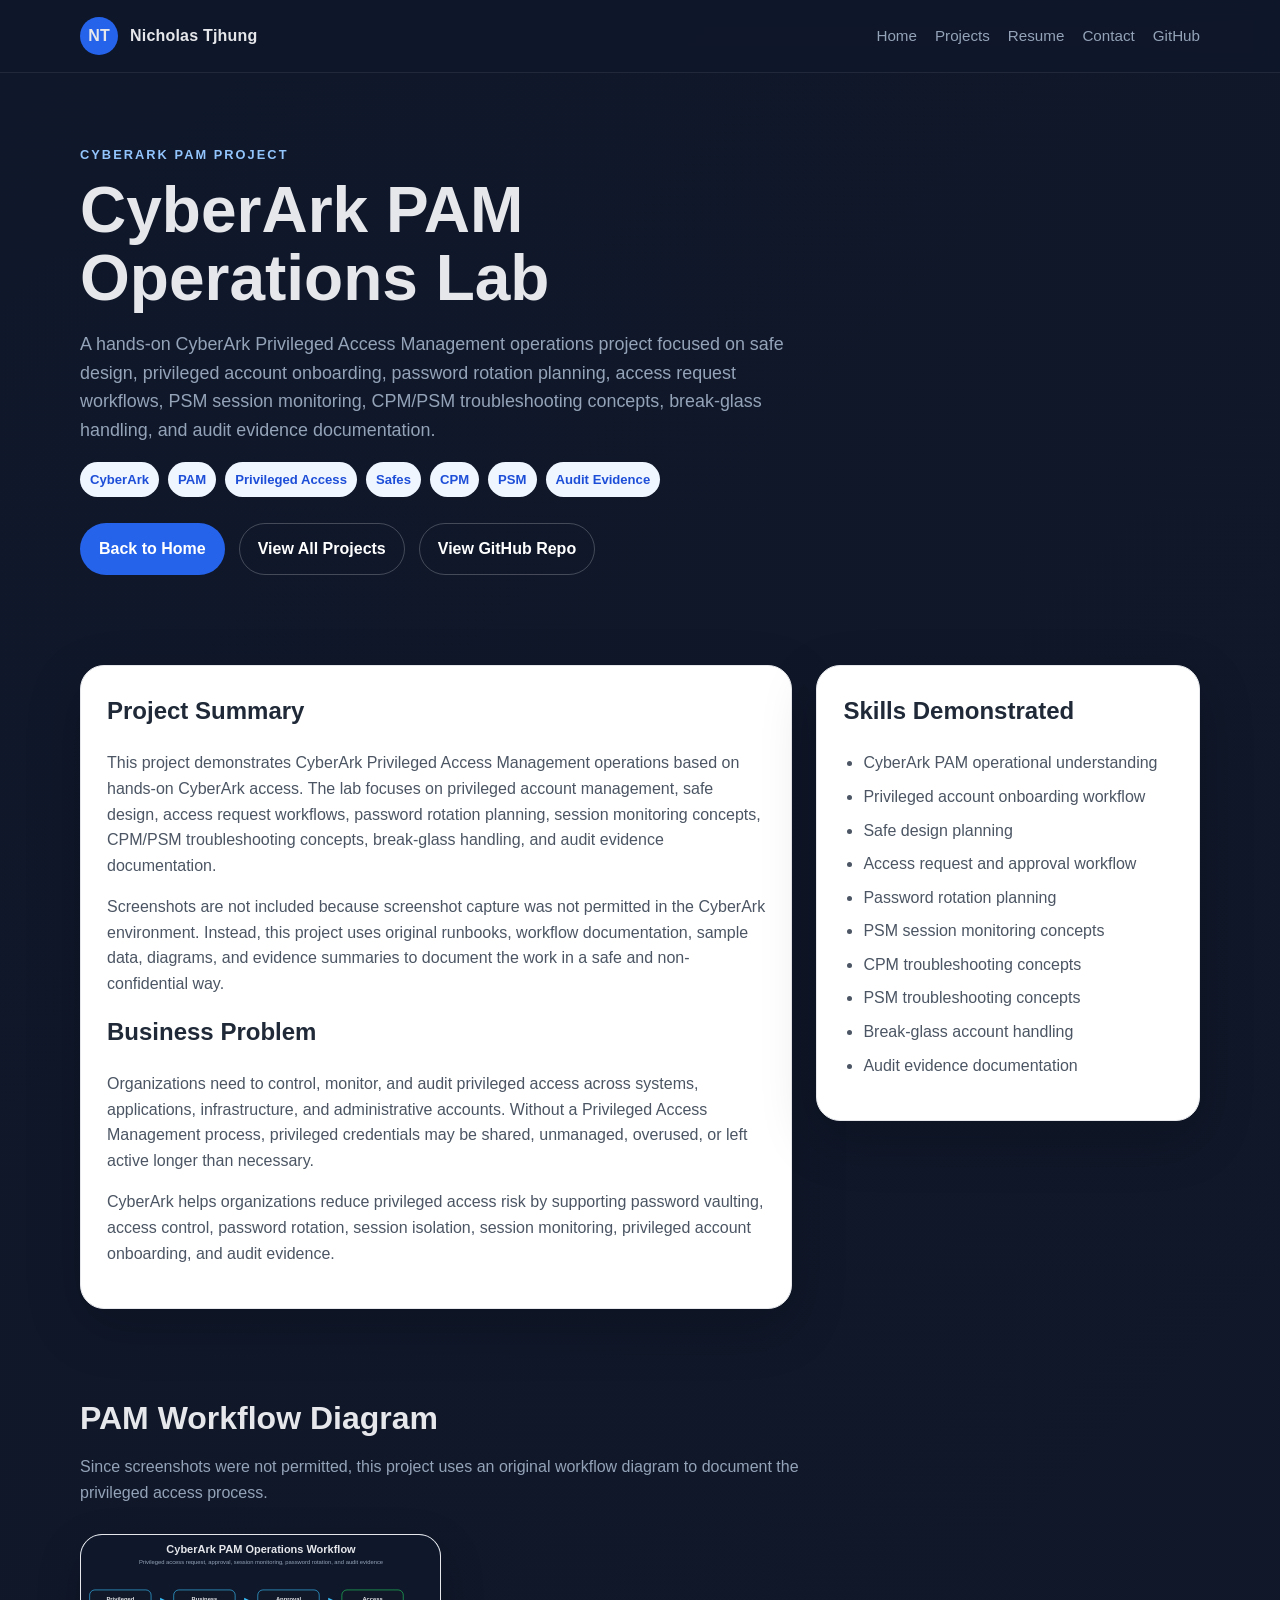
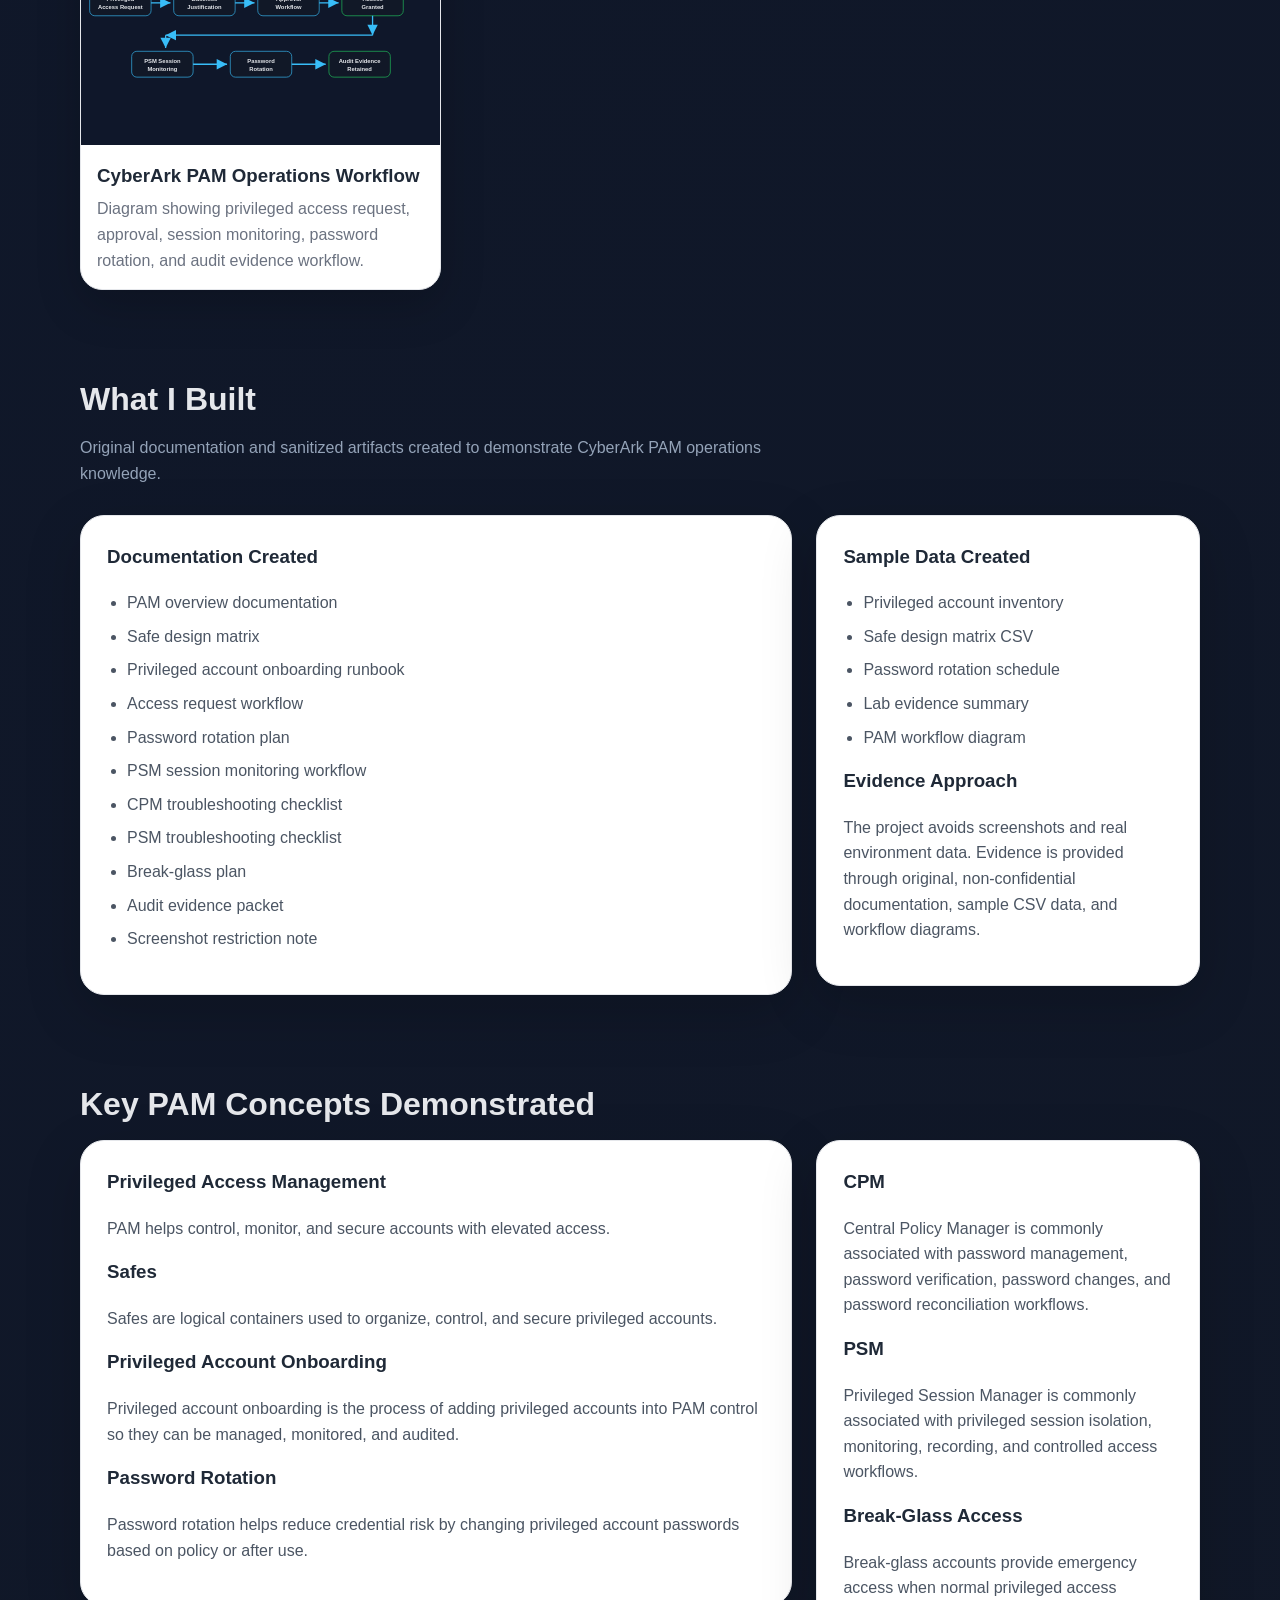
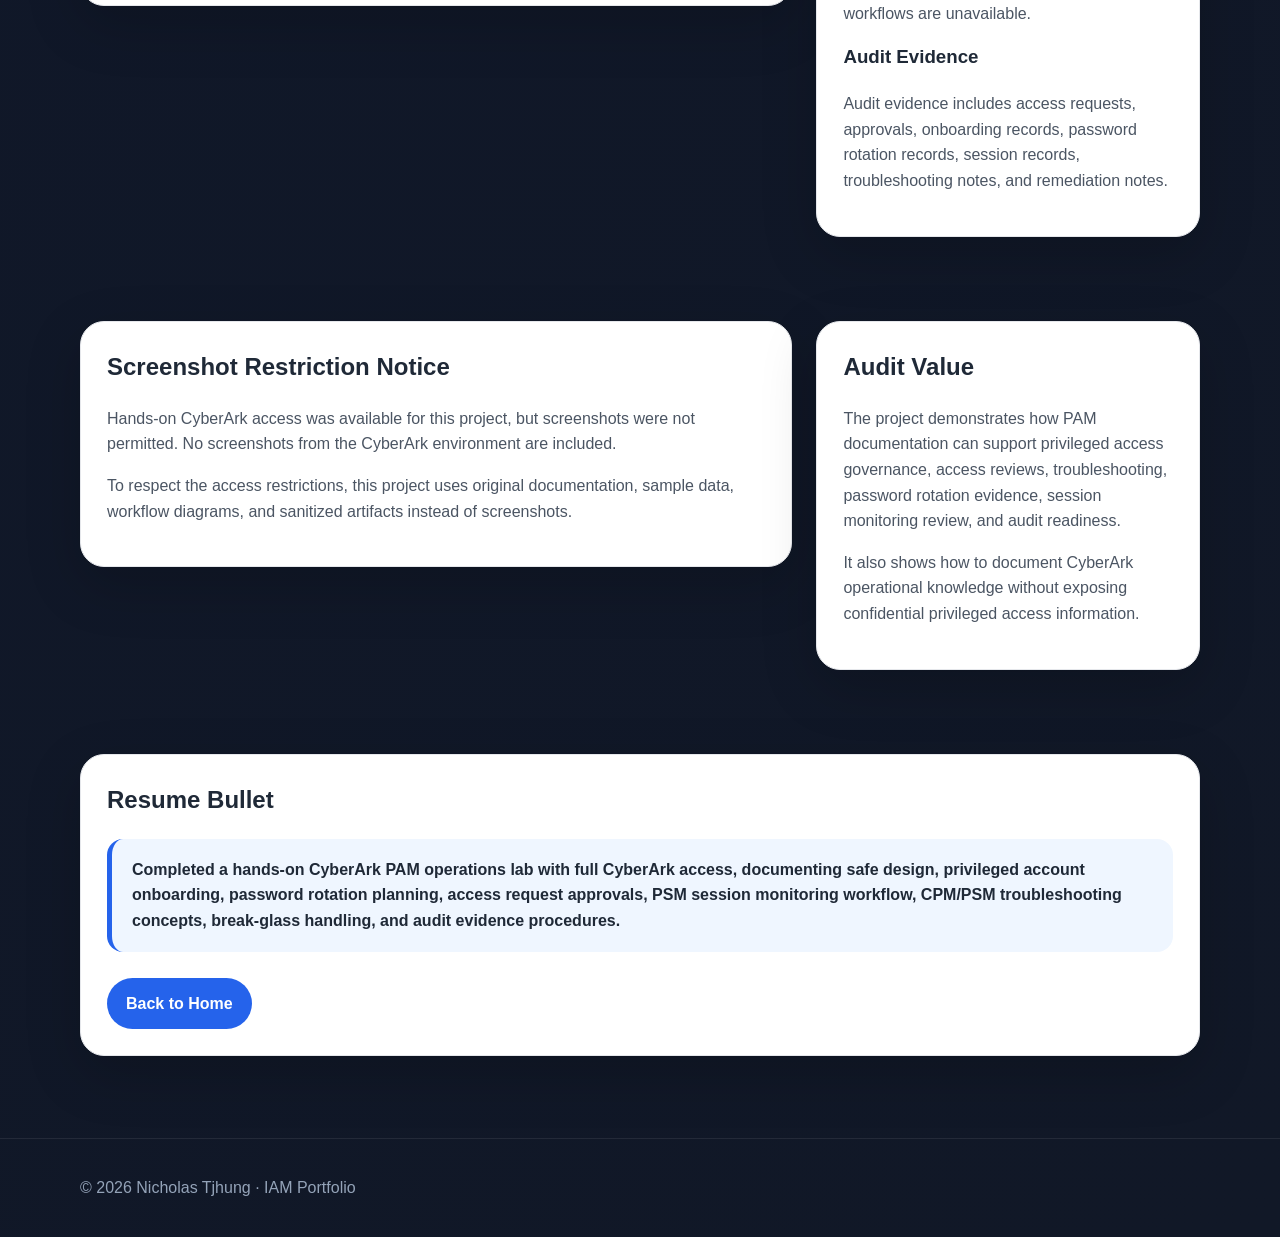
<file: case-studies/cyberark.html>
<!DOCTYPE html>
<html lang="en">
<head>
  <meta charset="UTF-8" />
  <meta name="viewport" content="width=device-width, initial-scale=1.0" />
  <title>CyberArk PAM Operations Lab | Nicholas Tjhung</title>
  <link rel="stylesheet" href="../style.css" />
</head>
<body>

  <header class="site-header">
    <div class="container nav">
      <a class="brand" href="../index.html">
        <span class="avatar-small">NT</span>
        <span>Nicholas Tjhung</span>
      </a>

      <nav class="nav-links">
        <a href="../index.html">Home</a>
        <a href="../projects.html">Projects</a>
        <a href="../resume.html">Resume</a>
        <a href="../contact.html">Contact</a>
        <a href="https://github.com/ntjhung" target="_blank">GitHub</a>
      </nav>
    </div>
  </header>

  <main class="container">

    <section class="hero">
      <div>
        <div class="eyebrow">CyberArk PAM Project</div>
        <h1>CyberArk PAM Operations Lab</h1>
        <p class="hero-subtitle">
          A hands-on CyberArk Privileged Access Management operations project focused on safe design, privileged account onboarding, password rotation planning, access request workflows, PSM session monitoring, CPM/PSM troubleshooting concepts, break-glass handling, and audit evidence documentation.
        </p>

        <div class="badge-row">
          <span class="badge">CyberArk</span>
          <span class="badge">PAM</span>
          <span class="badge">Privileged Access</span>
          <span class="badge">Safes</span>
          <span class="badge">CPM</span>
          <span class="badge">PSM</span>
          <span class="badge">Audit Evidence</span>
        </div>

        <div class="cta-row">
          <a class="btn btn-primary" href="../index.html">Back to Home</a>
          <a class="btn btn-secondary" href="../projects.html">View All Projects</a>
          <a class="btn btn-secondary" href="https://github.com/ntjhung/cyberark-pam-operations-lab" target="_blank">View GitHub Repo</a>
        </div>
      </div>
    </section>

    <section class="section">
      <div class="case-layout">

        <article class="case-card">
          <h2>Project Summary</h2>
          <p>
            This project demonstrates CyberArk Privileged Access Management operations based on hands-on CyberArk access. The lab focuses on privileged account management, safe design, access request workflows, password rotation planning, session monitoring concepts, CPM/PSM troubleshooting concepts, break-glass handling, and audit evidence documentation.
          </p>

          <p>
            Screenshots are not included because screenshot capture was not permitted in the CyberArk environment. Instead, this project uses original runbooks, workflow documentation, sample data, diagrams, and evidence summaries to document the work in a safe and non-confidential way.
          </p>

          <h2>Business Problem</h2>
          <p>
            Organizations need to control, monitor, and audit privileged access across systems, applications, infrastructure, and administrative accounts. Without a Privileged Access Management process, privileged credentials may be shared, unmanaged, overused, or left active longer than necessary.
          </p>

          <p>
            CyberArk helps organizations reduce privileged access risk by supporting password vaulting, access control, password rotation, session isolation, session monitoring, privileged account onboarding, and audit evidence.
          </p>
        </article>

        <aside class="case-card">
          <h2>Skills Demonstrated</h2>
          <ul class="case-list">
            <li>CyberArk PAM operational understanding</li>
            <li>Privileged account onboarding workflow</li>
            <li>Safe design planning</li>
            <li>Access request and approval workflow</li>
            <li>Password rotation planning</li>
            <li>PSM session monitoring concepts</li>
            <li>CPM troubleshooting concepts</li>
            <li>PSM troubleshooting concepts</li>
            <li>Break-glass account handling</li>
            <li>Audit evidence documentation</li>
          </ul>
        </aside>

      </div>
    </section>

    <section class="section">
      <h2 class="section-title">PAM Workflow Diagram</h2>
      <p class="section-subtitle">
        Since screenshots were not permitted, this project uses an original workflow diagram to document the privileged access process.
      </p>

      <div class="screenshot-grid">
        <article class="screenshot-card">
          <img src="../assets/cyberark/pam-workflow.svg" alt="CyberArk PAM operations workflow diagram" />
          <div>
            <h3>CyberArk PAM Operations Workflow</h3>
            <p>
              Diagram showing privileged access request, approval, session monitoring, password rotation, and audit evidence workflow.
            </p>
          </div>
        </article>
      </div>
    </section>

    <section class="section">
      <h2 class="section-title">What I Built</h2>
      <p class="section-subtitle">
        Original documentation and sanitized artifacts created to demonstrate CyberArk PAM operations knowledge.
      </p>

      <div class="case-layout">

        <article class="case-card">
          <h3>Documentation Created</h3>
          <ul class="case-list">
            <li>PAM overview documentation</li>
            <li>Safe design matrix</li>
            <li>Privileged account onboarding runbook</li>
            <li>Access request workflow</li>
            <li>Password rotation plan</li>
            <li>PSM session monitoring workflow</li>
            <li>CPM troubleshooting checklist</li>
            <li>PSM troubleshooting checklist</li>
            <li>Break-glass plan</li>
            <li>Audit evidence packet</li>
            <li>Screenshot restriction note</li>
          </ul>
        </article>

        <article class="case-card">
          <h3>Sample Data Created</h3>
          <ul class="case-list">
            <li>Privileged account inventory</li>
            <li>Safe design matrix CSV</li>
            <li>Password rotation schedule</li>
            <li>Lab evidence summary</li>
            <li>PAM workflow diagram</li>
          </ul>

          <h3>Evidence Approach</h3>
          <p>
            The project avoids screenshots and real environment data. Evidence is provided through original, non-confidential documentation, sample CSV data, and workflow diagrams.
          </p>
        </article>

      </div>
    </section>

    <section class="section">
      <h2 class="section-title">Key PAM Concepts Demonstrated</h2>

      <div class="case-layout">

        <article class="case-card">
          <h3>Privileged Access Management</h3>
          <p>
            PAM helps control, monitor, and secure accounts with elevated access.
          </p>

          <h3>Safes</h3>
          <p>
            Safes are logical containers used to organize, control, and secure privileged accounts.
          </p>

          <h3>Privileged Account Onboarding</h3>
          <p>
            Privileged account onboarding is the process of adding privileged accounts into PAM control so they can be managed, monitored, and audited.
          </p>

          <h3>Password Rotation</h3>
          <p>
            Password rotation helps reduce credential risk by changing privileged account passwords based on policy or after use.
          </p>
        </article>

        <article class="case-card">
          <h3>CPM</h3>
          <p>
            Central Policy Manager is commonly associated with password management, password verification, password changes, and password reconciliation workflows.
          </p>

          <h3>PSM</h3>
          <p>
            Privileged Session Manager is commonly associated with privileged session isolation, monitoring, recording, and controlled access workflows.
          </p>

          <h3>Break-Glass Access</h3>
          <p>
            Break-glass accounts provide emergency access when normal privileged access workflows are unavailable.
          </p>

          <h3>Audit Evidence</h3>
          <p>
            Audit evidence includes access requests, approvals, onboarding records, password rotation records, session records, troubleshooting notes, and remediation notes.
          </p>
        </article>

      </div>
    </section>

    <section class="section">
      <div class="case-layout">

        <article class="case-card">
          <h2>Screenshot Restriction Notice</h2>
          <p>
            Hands-on CyberArk access was available for this project, but screenshots were not permitted. No screenshots from the CyberArk environment are included.
          </p>

          <p>
            To respect the access restrictions, this project uses original documentation, sample data, workflow diagrams, and sanitized artifacts instead of screenshots.
          </p>
        </article>

        <article class="case-card">
          <h2>Audit Value</h2>
          <p>
            The project demonstrates how PAM documentation can support privileged access governance, access reviews, troubleshooting, password rotation evidence, session monitoring review, and audit readiness.
          </p>

          <p>
            It also shows how to document CyberArk operational knowledge without exposing confidential privileged access information.
          </p>
        </article>

      </div>
    </section>

    <section class="section">
      <div class="case-card">
        <h2>Resume Bullet</h2>
        <div class="resume-bullet">
          Completed a hands-on CyberArk PAM operations lab with full CyberArk access, documenting safe design, privileged account onboarding, password rotation planning, access request approvals, PSM session monitoring workflow, CPM/PSM troubleshooting concepts, break-glass handling, and audit evidence procedures.
        </div>

        <div class="cta-row">
          <a class="btn btn-primary" href="../index.html">Back to Home</a>
          <a class="btn btn-secondary" href="../projects.html">View All Projects</a>
          <a class="btn btn-secondary" href="https://github.com/ntjhung/cyberark-pam-operations-lab" target="_blank">View GitHub Repo</a>
        </div>
      </div>
    </section>

  </main>

  <footer class="footer">
    <div class="container">
      © 2026 Nicholas Tjhung · IAM Portfolio
    </div>
  </footer>

</body>
</html>
</file>
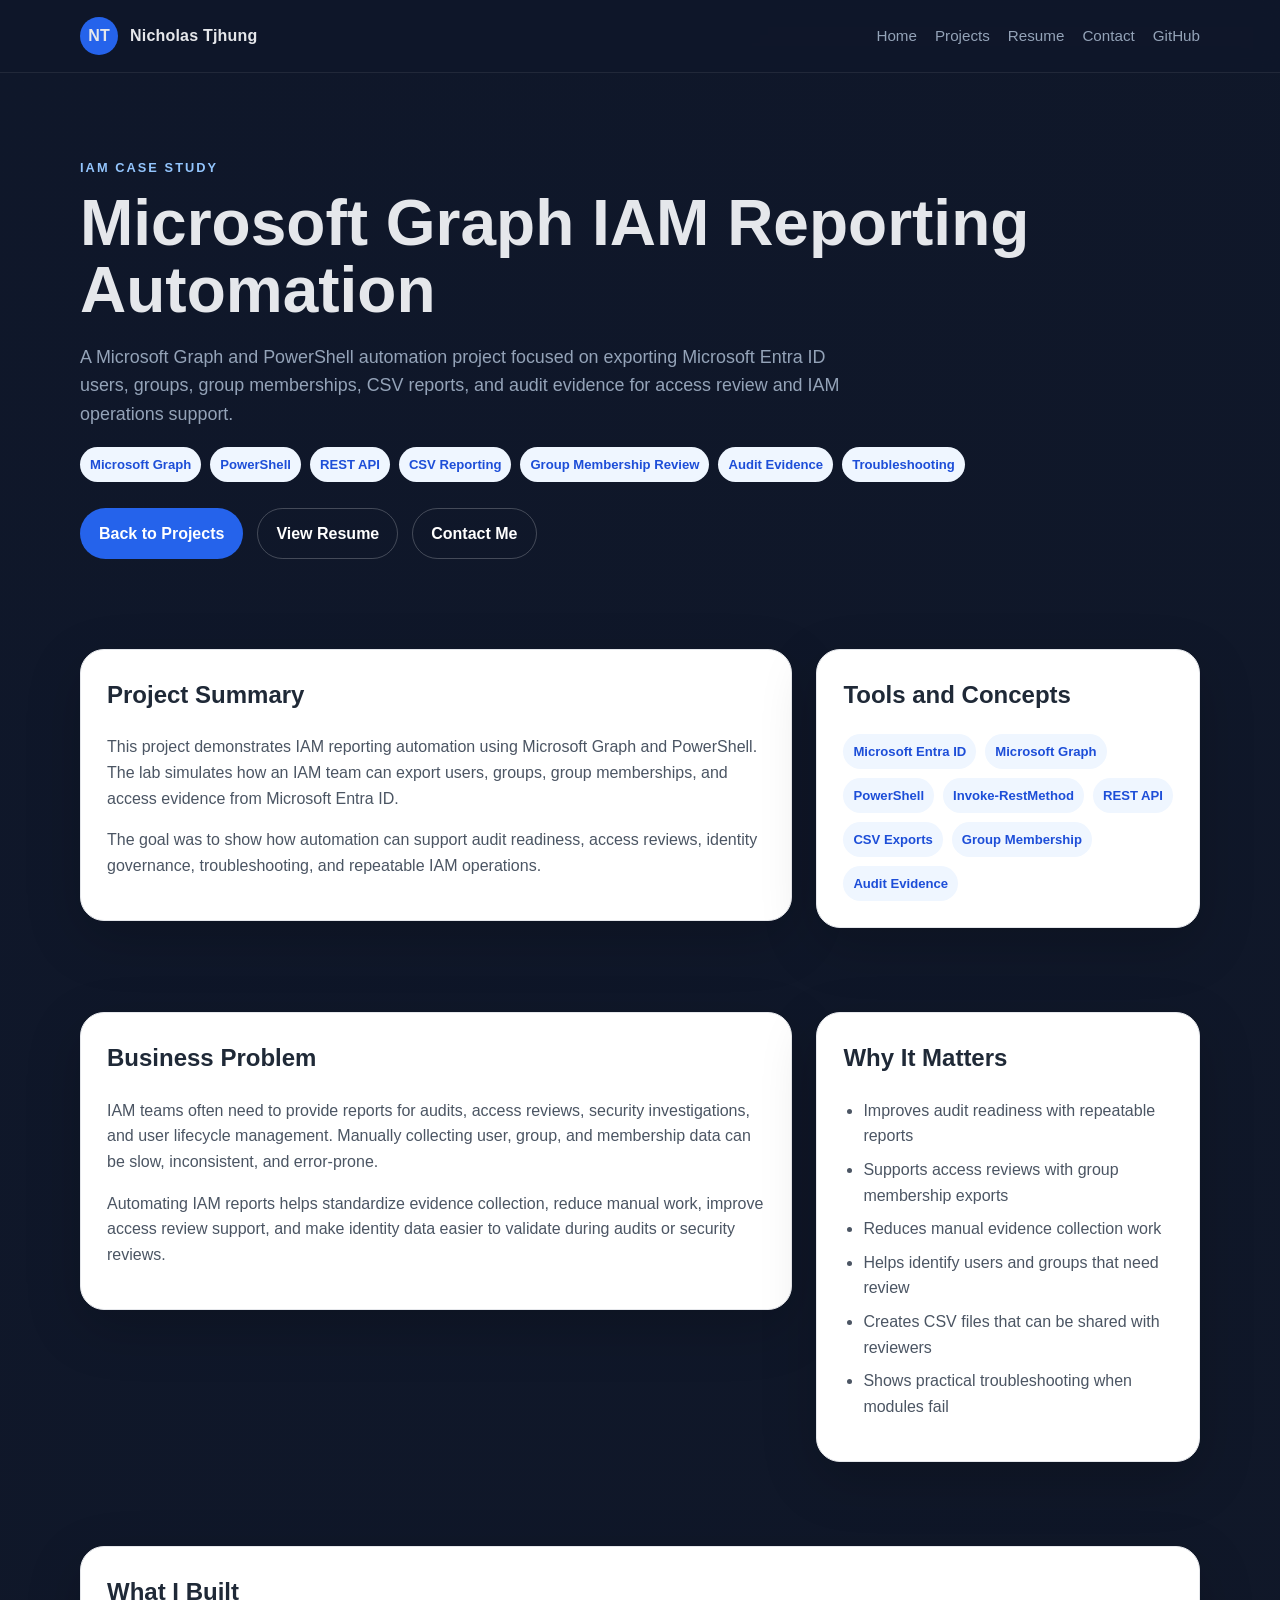
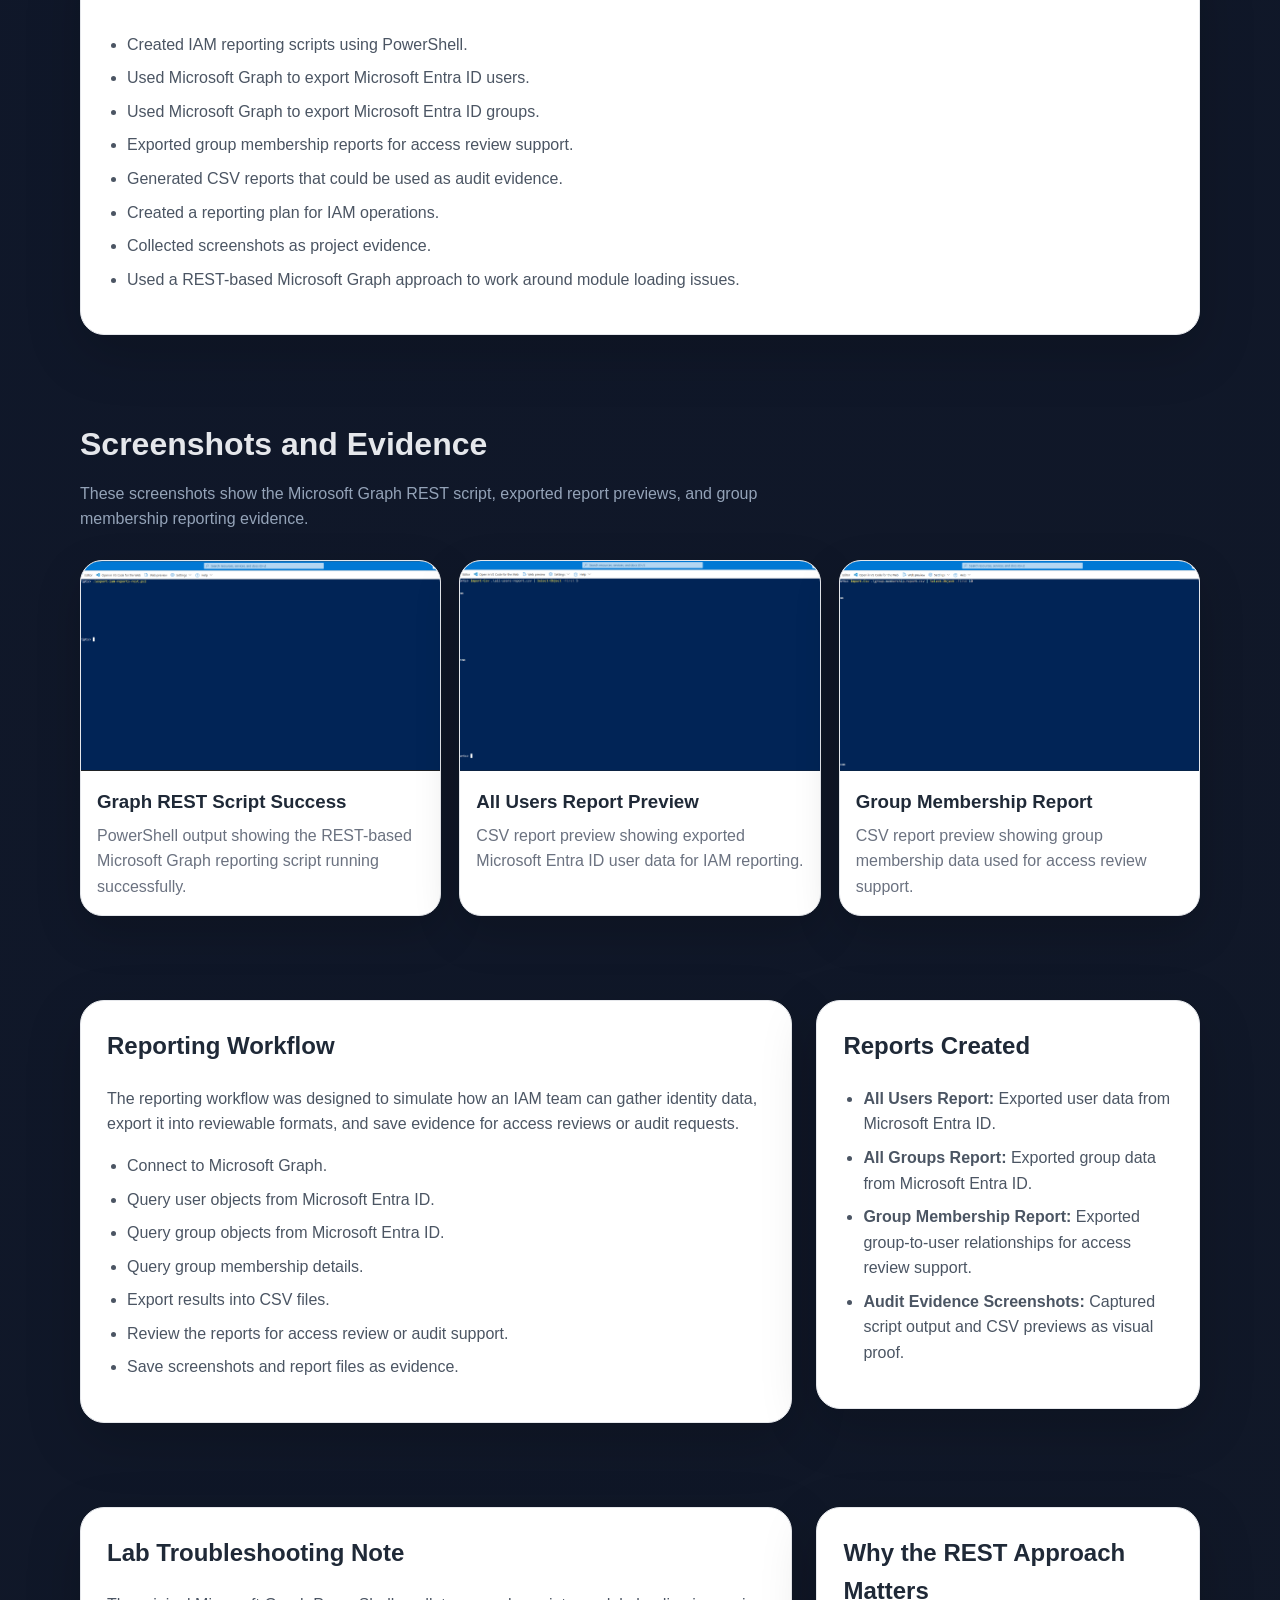
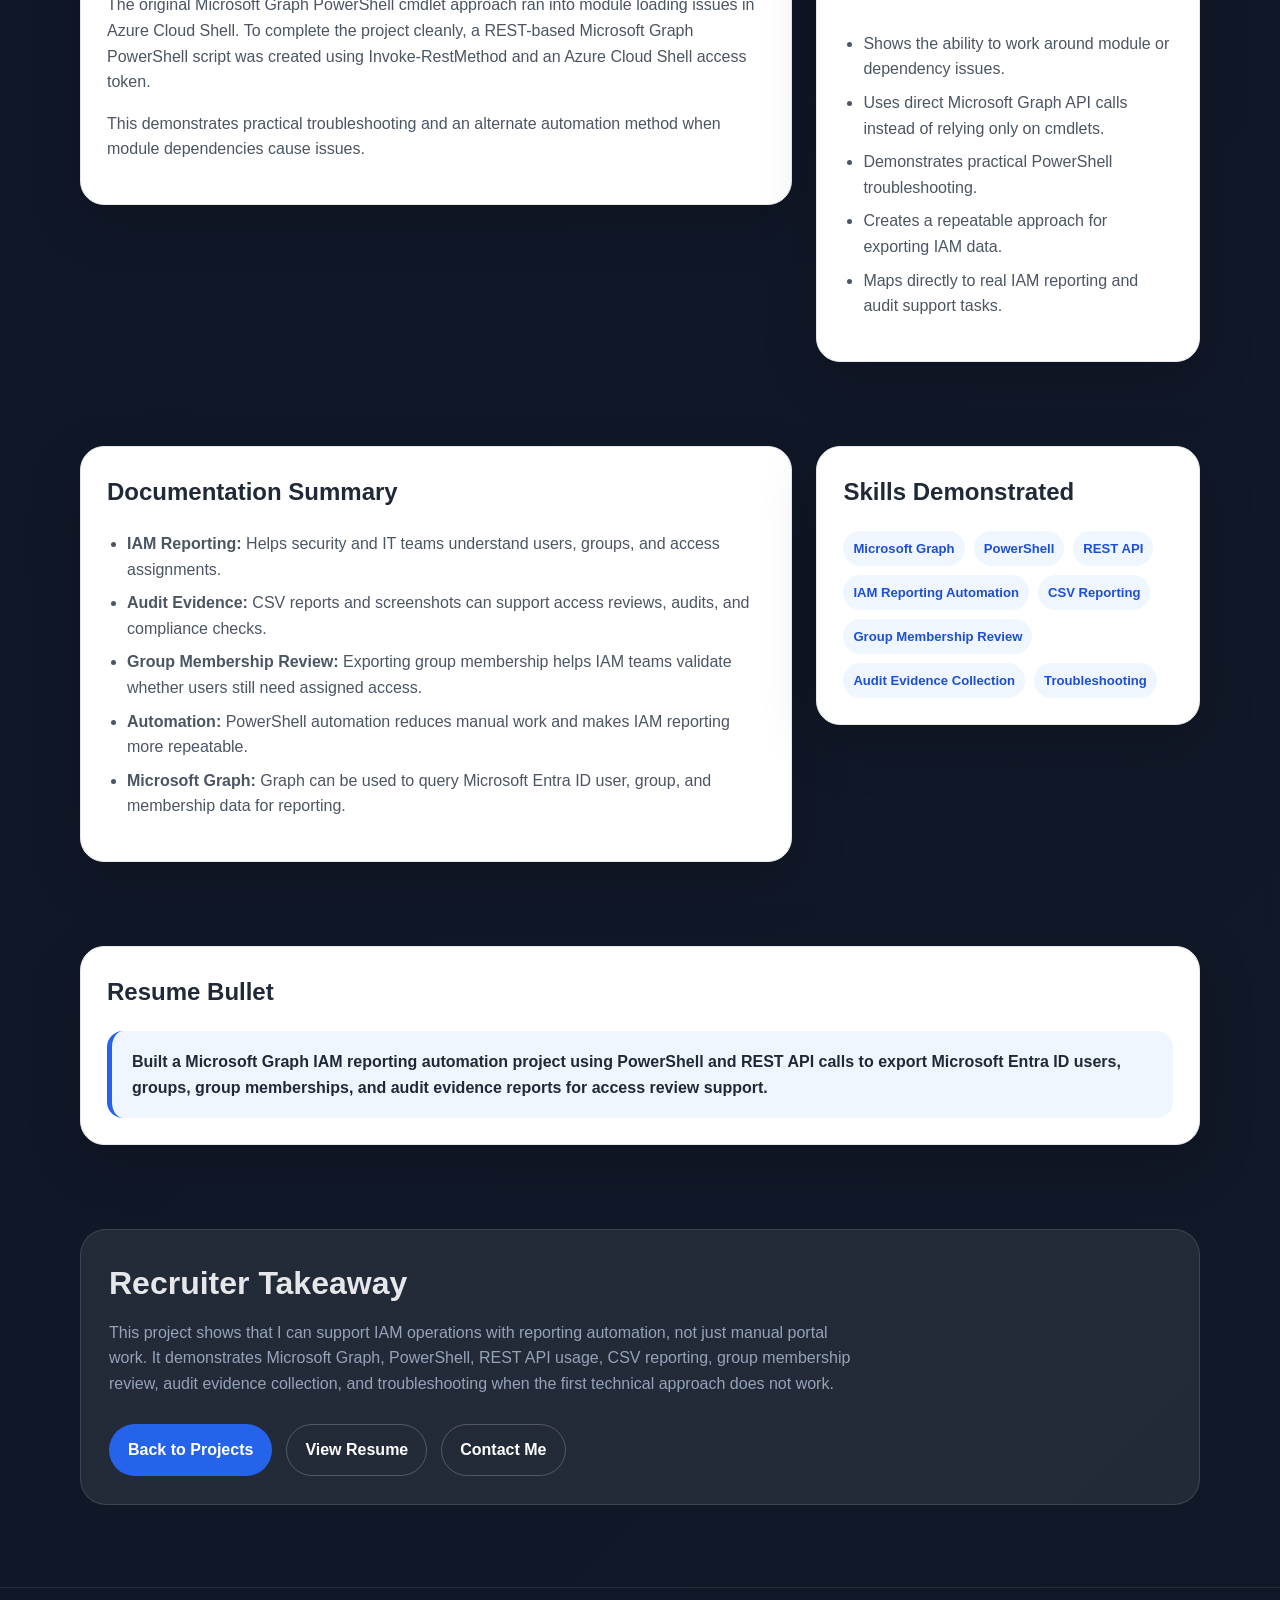
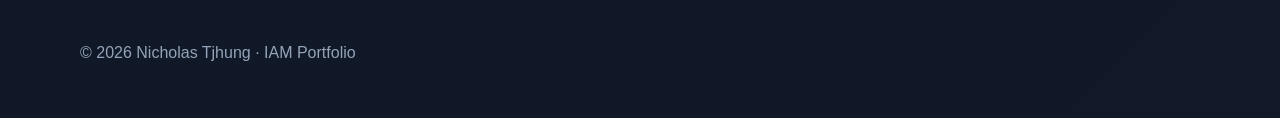
<file: case-studies/graph-reporting.html>
<!DOCTYPE html>
<html lang="en">
<head>
  <meta charset="UTF-8">
  <meta name="viewport" content="width=device-width, initial-scale=1.0">
  <title>Microsoft Graph IAM Reporting Automation | Nicholas Tjhung</title>
  <link rel="stylesheet" href="../style.css">
</head>

<body>

<header class="site-header">
  <div class="container nav">
    <a href="../index.html" class="brand">
      <span class="avatar-small">NT</span>
      <span>Nicholas Tjhung</span>
    </a>

    <nav class="nav-links">
      <a href="../index.html">Home</a>
      <a href="../projects.html">Projects</a>
      <a href="../resume.html">Resume</a>
      <a href="../contact.html">Contact</a>
      <a href="https://github.com/ntjhung">GitHub</a>
    </nav>
  </div>
</header>

<main class="container">

  <section class="hero" style="grid-template-columns: 1fr; max-width: 980px;">
    <div>
      <p class="eyebrow">IAM Case Study</p>

      <h1>Microsoft Graph IAM Reporting Automation</h1>

      <p class="hero-subtitle">
        A Microsoft Graph and PowerShell automation project focused on exporting Microsoft Entra ID users, groups, group memberships, CSV reports, and audit evidence for access review and IAM operations support.
      </p>

      <div class="badge-row">
        <span class="badge">Microsoft Graph</span>
        <span class="badge">PowerShell</span>
        <span class="badge">REST API</span>
        <span class="badge">CSV Reporting</span>
        <span class="badge">Group Membership Review</span>
        <span class="badge">Audit Evidence</span>
        <span class="badge">Troubleshooting</span>
      </div>

      <div class="cta-row">
        <a class="btn btn-primary" href="../projects.html">Back to Projects</a>
        <a class="btn btn-secondary" href="../resume.html">View Resume</a>
        <a class="btn btn-secondary" href="../contact.html">Contact Me</a>
      </div>
    </div>
  </section>

  <section class="section">
    <div class="case-layout">

      <article class="case-card">
        <h2>Project Summary</h2>
        <p>
          This project demonstrates IAM reporting automation using Microsoft Graph and PowerShell. The lab simulates how an IAM team can export users, groups, group memberships, and access evidence from Microsoft Entra ID.
        </p>

        <p>
          The goal was to show how automation can support audit readiness, access reviews, identity governance, troubleshooting, and repeatable IAM operations.
        </p>
      </article>

      <aside class="case-card">
        <h2>Tools and Concepts</h2>

        <div class="badge-row">
          <span class="badge">Microsoft Entra ID</span>
          <span class="badge">Microsoft Graph</span>
          <span class="badge">PowerShell</span>
          <span class="badge">Invoke-RestMethod</span>
          <span class="badge">REST API</span>
          <span class="badge">CSV Exports</span>
          <span class="badge">Group Membership</span>
          <span class="badge">Audit Evidence</span>
        </div>
      </aside>

    </div>
  </section>

  <section class="section">
    <div class="case-layout">

      <article class="case-card">
        <h2>Business Problem</h2>
        <p>
          IAM teams often need to provide reports for audits, access reviews, security investigations, and user lifecycle management. Manually collecting user, group, and membership data can be slow, inconsistent, and error-prone.
        </p>

        <p>
          Automating IAM reports helps standardize evidence collection, reduce manual work, improve access review support, and make identity data easier to validate during audits or security reviews.
        </p>
      </article>

      <aside class="case-card">
        <h2>Why It Matters</h2>
        <ul class="case-list">
          <li>Improves audit readiness with repeatable reports</li>
          <li>Supports access reviews with group membership exports</li>
          <li>Reduces manual evidence collection work</li>
          <li>Helps identify users and groups that need review</li>
          <li>Creates CSV files that can be shared with reviewers</li>
          <li>Shows practical troubleshooting when modules fail</li>
        </ul>
      </aside>

    </div>
  </section>

  <section class="section">
    <div class="case-card">
      <h2>What I Built</h2>

      <ul class="case-list">
        <li>Created IAM reporting scripts using PowerShell.</li>
        <li>Used Microsoft Graph to export Microsoft Entra ID users.</li>
        <li>Used Microsoft Graph to export Microsoft Entra ID groups.</li>
        <li>Exported group membership reports for access review support.</li>
        <li>Generated CSV reports that could be used as audit evidence.</li>
        <li>Created a reporting plan for IAM operations.</li>
        <li>Collected screenshots as project evidence.</li>
        <li>Used a REST-based Microsoft Graph approach to work around module loading issues.</li>
      </ul>
    </div>
  </section>

  <section class="section">
    <h2 class="section-title">Screenshots and Evidence</h2>
    <p class="section-subtitle">
      These screenshots show the Microsoft Graph REST script, exported report previews, and group membership reporting evidence.
    </p>

    <div class="screenshot-grid">

      <article class="screenshot-card">
        <img src="../assets/graph-reporting/graph-rest-script-success.png" alt="Microsoft Graph REST script success screenshot">
        <div>
          <h3>Graph REST Script Success</h3>
          <p>PowerShell output showing the REST-based Microsoft Graph reporting script running successfully.</p>
        </div>
      </article>

      <article class="screenshot-card">
        <img src="../assets/graph-reporting/all-users-report-preview.png" alt="All users report preview screenshot">
        <div>
          <h3>All Users Report Preview</h3>
          <p>CSV report preview showing exported Microsoft Entra ID user data for IAM reporting.</p>
        </div>
      </article>

      <article class="screenshot-card">
        <img src="../assets/graph-reporting/group-membership-report-preview.png" alt="Group membership report preview screenshot">
        <div>
          <h3>Group Membership Report</h3>
          <p>CSV report preview showing group membership data used for access review support.</p>
        </div>
      </article>

    </div>
  </section>

  <section class="section">
    <div class="case-layout">

      <article class="case-card">
        <h2>Reporting Workflow</h2>
        <p>
          The reporting workflow was designed to simulate how an IAM team can gather identity data, export it into reviewable formats, and save evidence for access reviews or audit requests.
        </p>

        <ul class="case-list">
          <li>Connect to Microsoft Graph.</li>
          <li>Query user objects from Microsoft Entra ID.</li>
          <li>Query group objects from Microsoft Entra ID.</li>
          <li>Query group membership details.</li>
          <li>Export results into CSV files.</li>
          <li>Review the reports for access review or audit support.</li>
          <li>Save screenshots and report files as evidence.</li>
        </ul>
      </article>

      <article class="case-card">
        <h2>Reports Created</h2>

        <ul class="case-list">
          <li>
            <strong>All Users Report:</strong> Exported user data from Microsoft Entra ID.
          </li>
          <li>
            <strong>All Groups Report:</strong> Exported group data from Microsoft Entra ID.
          </li>
          <li>
            <strong>Group Membership Report:</strong> Exported group-to-user relationships for access review support.
          </li>
          <li>
            <strong>Audit Evidence Screenshots:</strong> Captured script output and CSV previews as visual proof.
          </li>
        </ul>
      </article>

    </div>
  </section>

  <section class="section">
    <div class="case-layout">

      <article class="case-card">
        <h2>Lab Troubleshooting Note</h2>
        <p>
          The original Microsoft Graph PowerShell cmdlet approach ran into module loading issues in Azure Cloud Shell. To complete the project cleanly, a REST-based Microsoft Graph PowerShell script was created using Invoke-RestMethod and an Azure Cloud Shell access token.
        </p>

        <p>
          This demonstrates practical troubleshooting and an alternate automation method when module dependencies cause issues.
        </p>
      </article>

      <article class="case-card">
        <h2>Why the REST Approach Matters</h2>

        <ul class="case-list">
          <li>Shows the ability to work around module or dependency issues.</li>
          <li>Uses direct Microsoft Graph API calls instead of relying only on cmdlets.</li>
          <li>Demonstrates practical PowerShell troubleshooting.</li>
          <li>Creates a repeatable approach for exporting IAM data.</li>
          <li>Maps directly to real IAM reporting and audit support tasks.</li>
        </ul>
      </article>

    </div>
  </section>

  <section class="section">
    <div class="case-layout">

      <article class="case-card">
        <h2>Documentation Summary</h2>

        <ul class="case-list">
          <li>
            <strong>IAM Reporting:</strong> Helps security and IT teams understand users, groups, and access assignments.
          </li>
          <li>
            <strong>Audit Evidence:</strong> CSV reports and screenshots can support access reviews, audits, and compliance checks.
          </li>
          <li>
            <strong>Group Membership Review:</strong> Exporting group membership helps IAM teams validate whether users still need assigned access.
          </li>
          <li>
            <strong>Automation:</strong> PowerShell automation reduces manual work and makes IAM reporting more repeatable.
          </li>
          <li>
            <strong>Microsoft Graph:</strong> Graph can be used to query Microsoft Entra ID user, group, and membership data for reporting.
          </li>
        </ul>
      </article>

      <aside class="case-card">
        <h2>Skills Demonstrated</h2>

        <div class="badge-row">
          <span class="badge">Microsoft Graph</span>
          <span class="badge">PowerShell</span>
          <span class="badge">REST API</span>
          <span class="badge">IAM Reporting Automation</span>
          <span class="badge">CSV Reporting</span>
          <span class="badge">Group Membership Review</span>
          <span class="badge">Audit Evidence Collection</span>
          <span class="badge">Troubleshooting</span>
        </div>
      </aside>

    </div>
  </section>

  <section class="section">
    <div class="case-card">
      <h2>Resume Bullet</h2>

      <div class="resume-bullet">
        Built a Microsoft Graph IAM reporting automation project using PowerShell and REST API calls to export Microsoft Entra ID users, groups, group memberships, and audit evidence reports for access review support.
      </div>
    </div>
  </section>

  <section class="section">
    <div class="skill-panel">
      <h2 class="section-title">Recruiter Takeaway</h2>
      <p class="section-subtitle">
        This project shows that I can support IAM operations with reporting automation, not just manual portal work. It demonstrates Microsoft Graph, PowerShell, REST API usage, CSV reporting, group membership review, audit evidence collection, and troubleshooting when the first technical approach does not work.
      </p>

      <div class="cta-row">
        <a class="btn btn-primary" href="../projects.html">Back to Projects</a>
        <a class="btn btn-secondary" href="../resume.html">View Resume</a>
        <a class="btn btn-secondary" href="../contact.html">Contact Me</a>
      </div>
    </div>
  </section>

</main>

<footer class="footer">
  <div class="container">
    <p>© 2026 Nicholas Tjhung · IAM Portfolio</p>
  </div>
</footer>

</body>
</html>
</file>
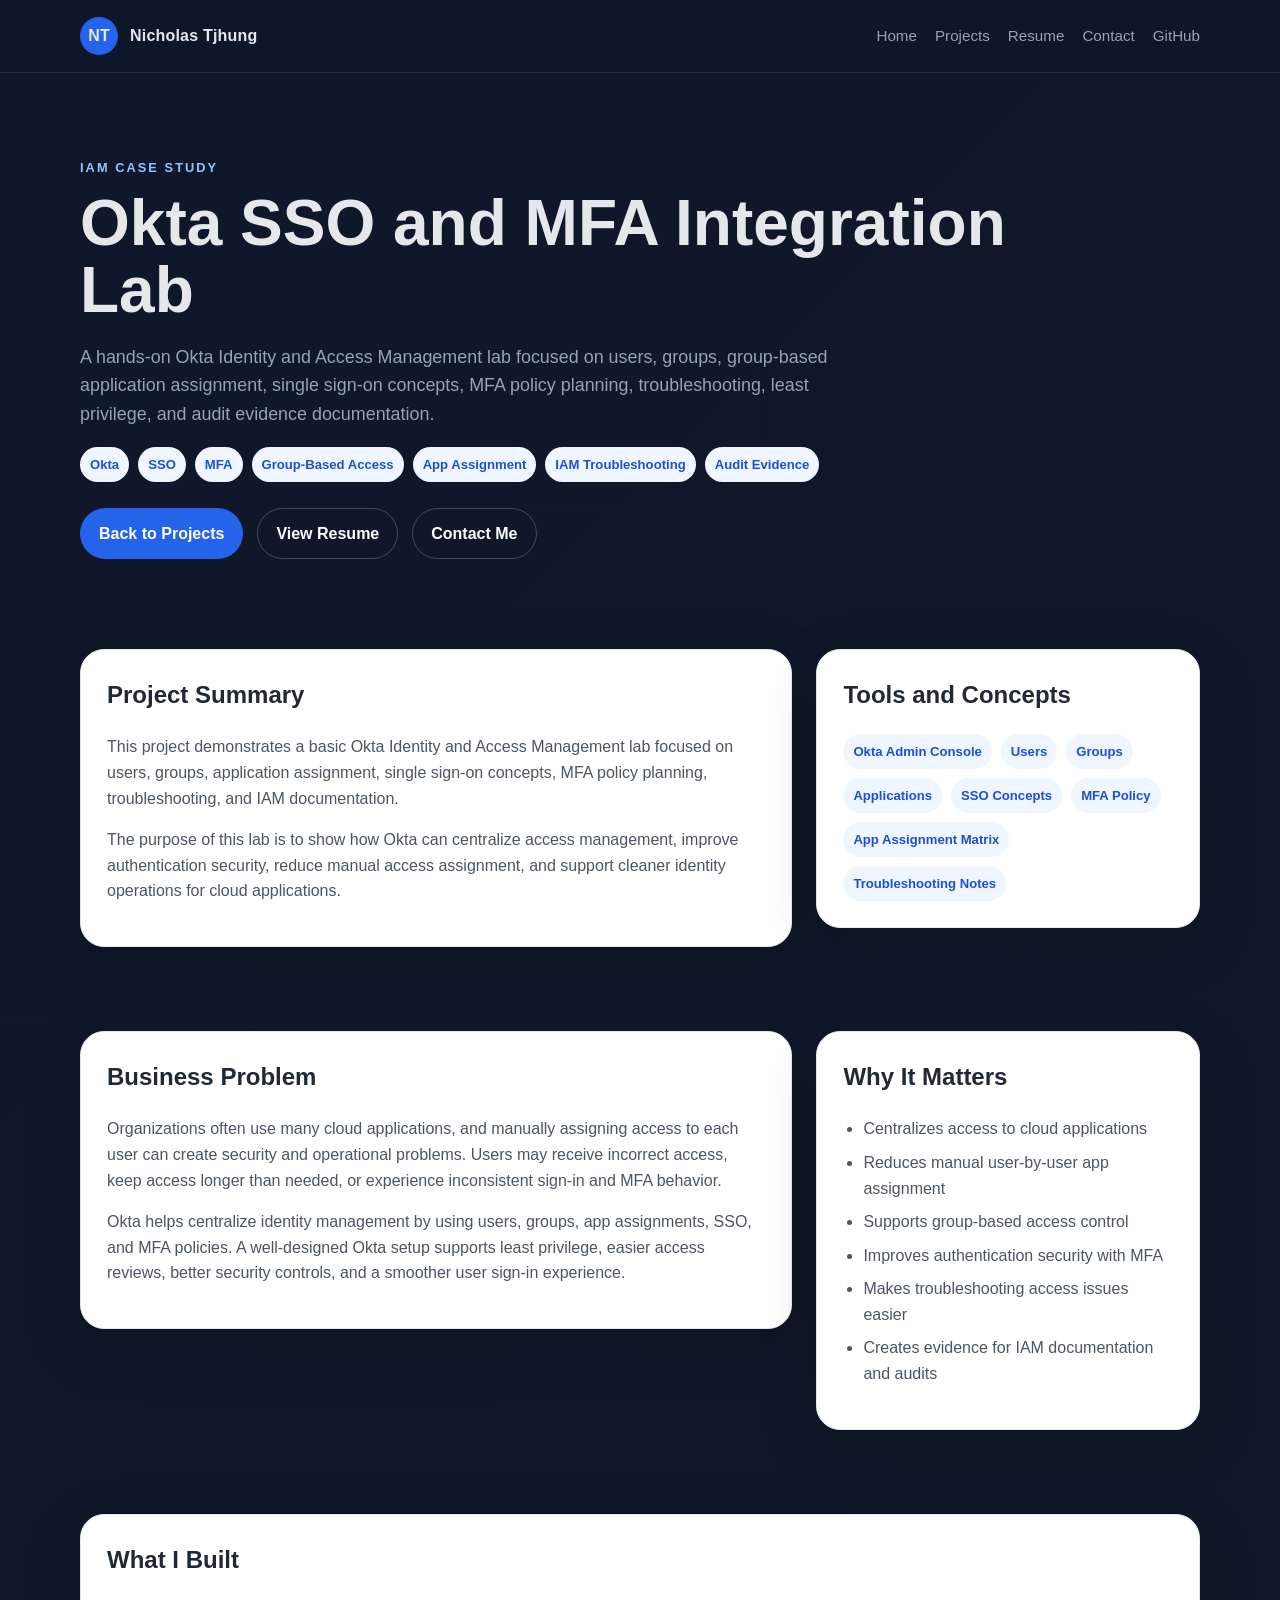
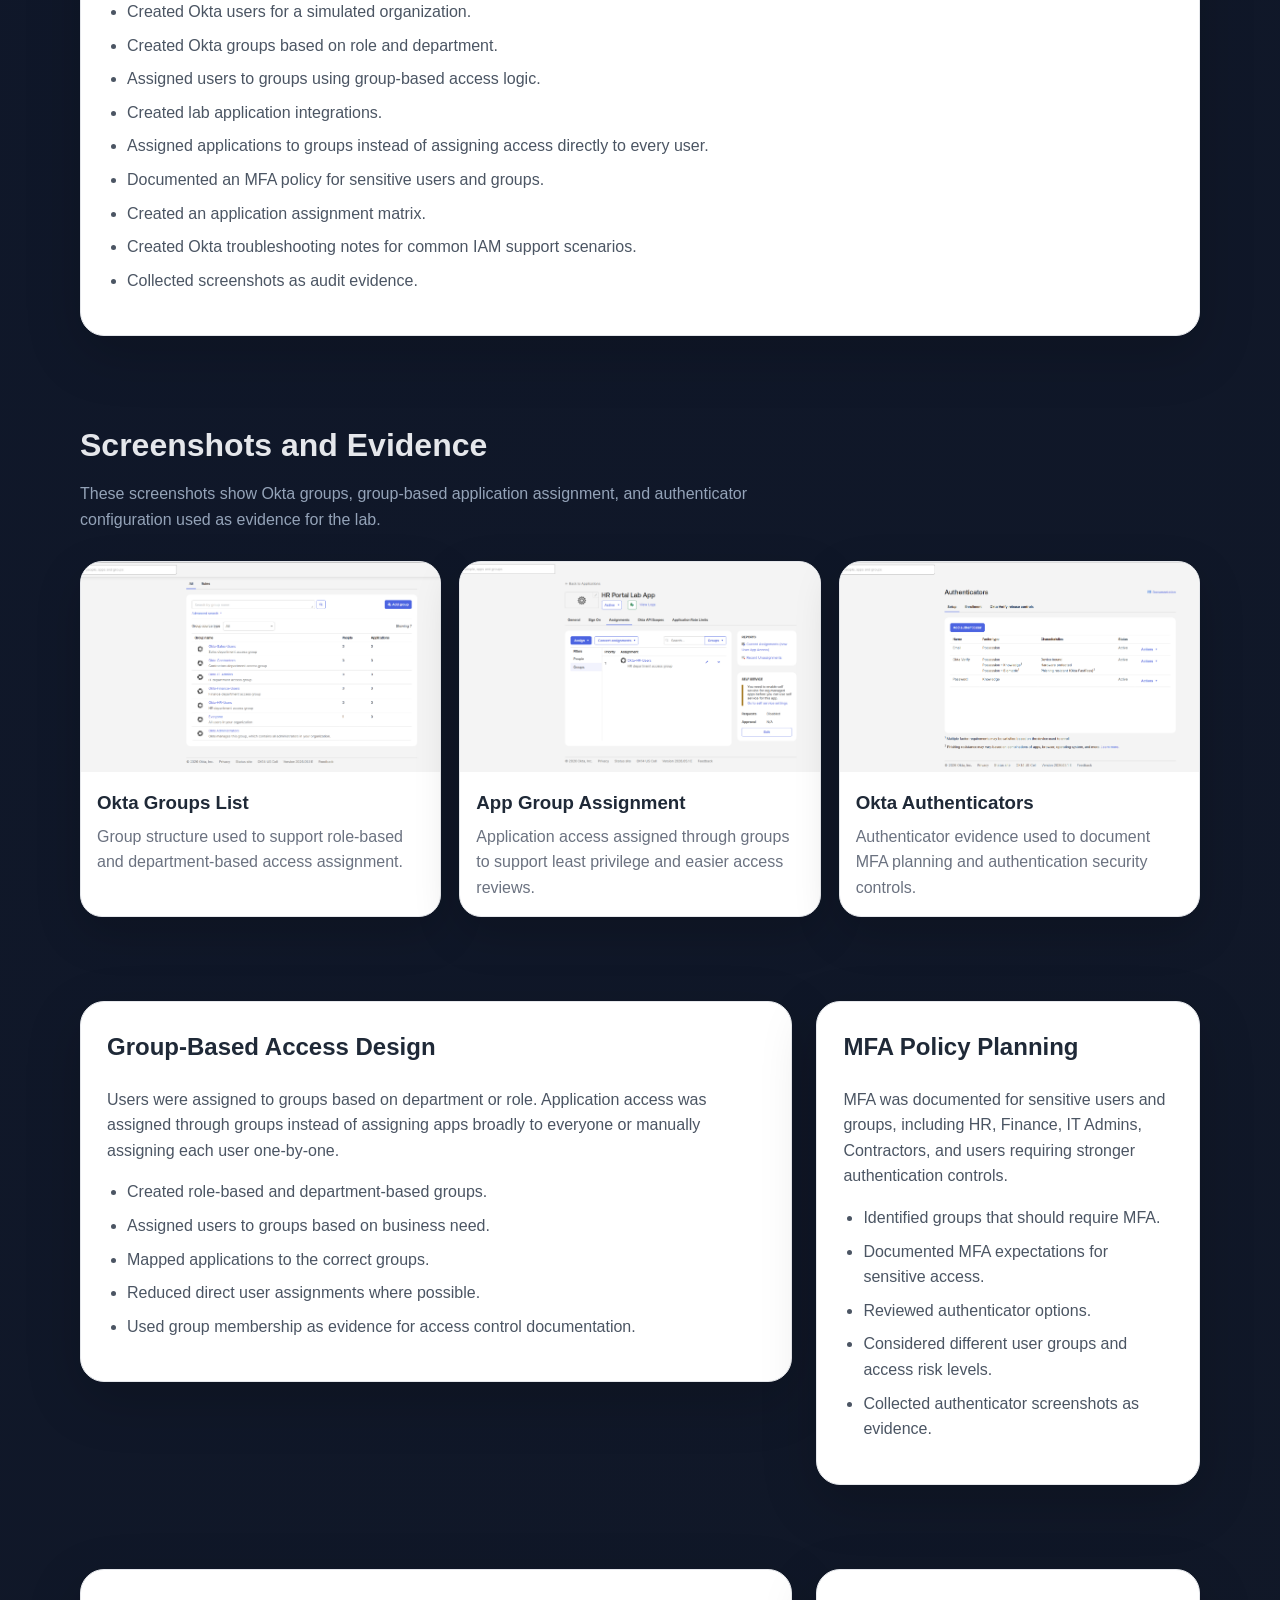
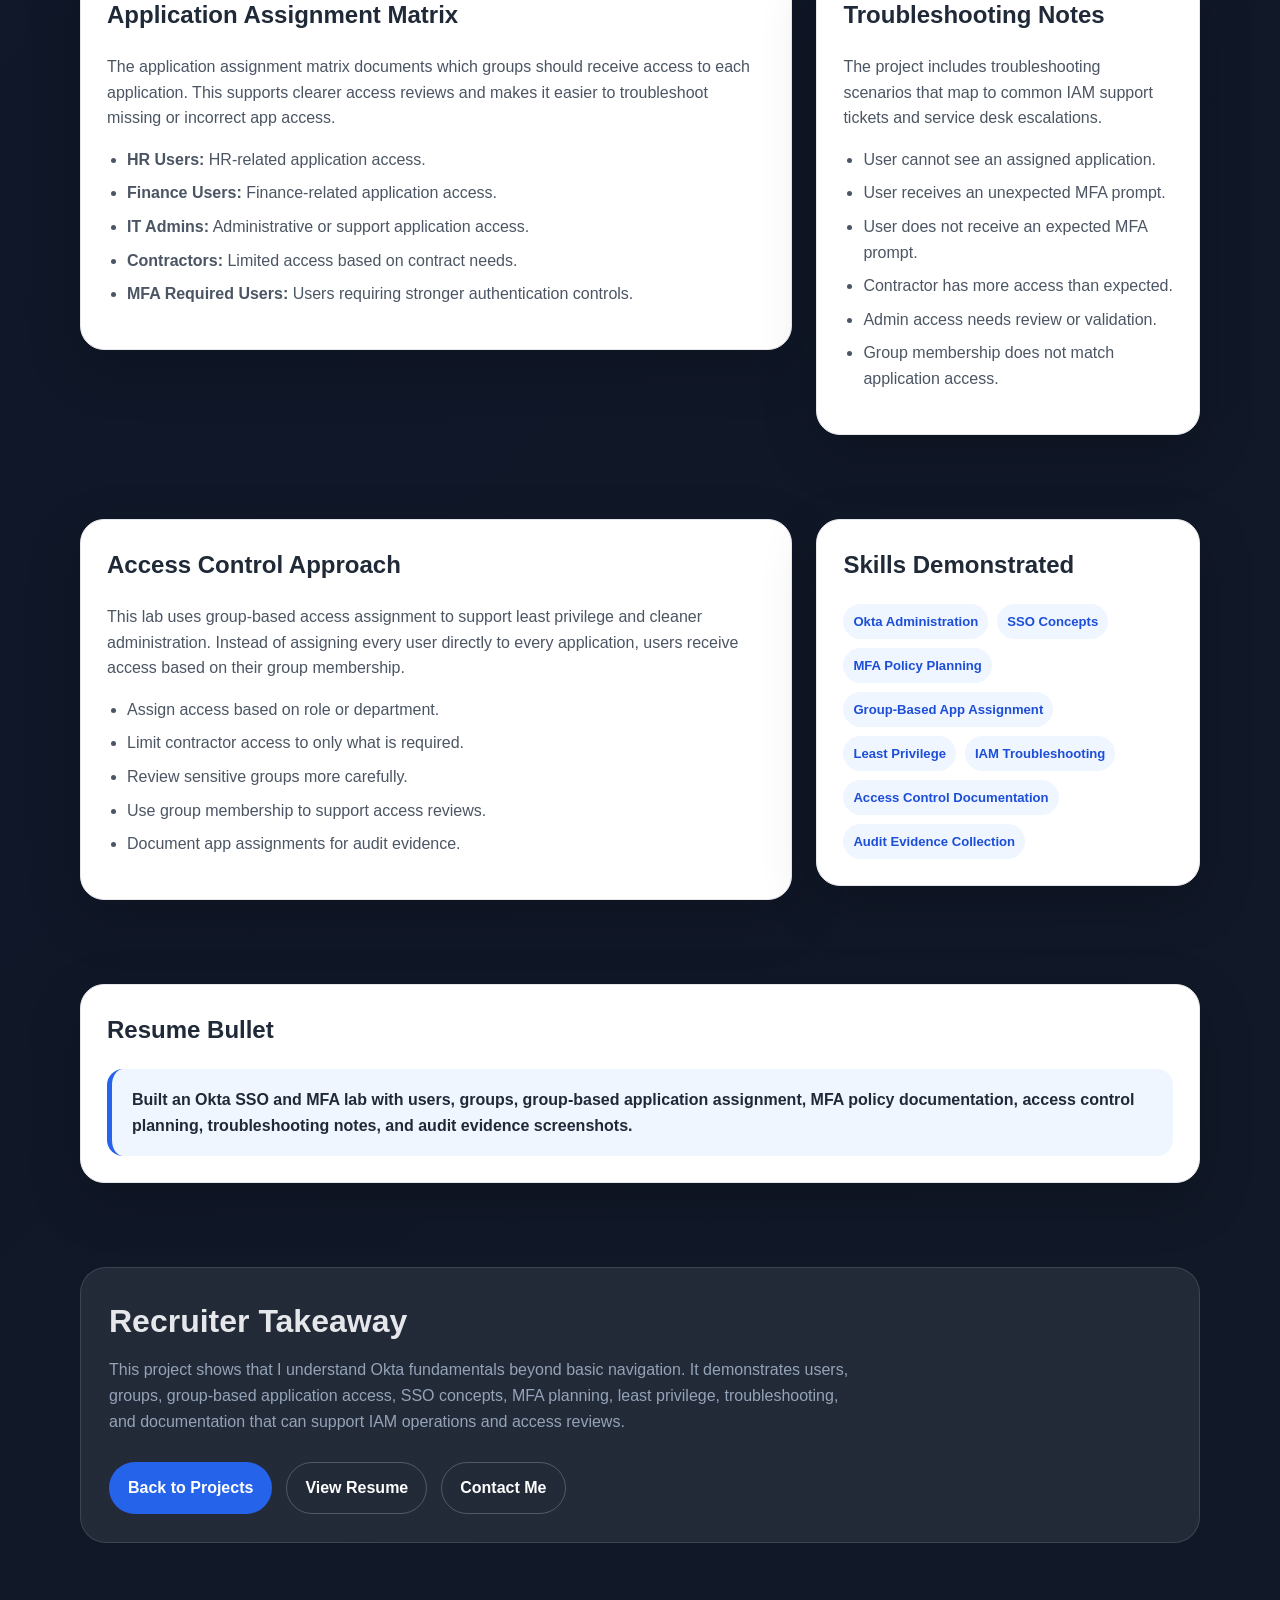
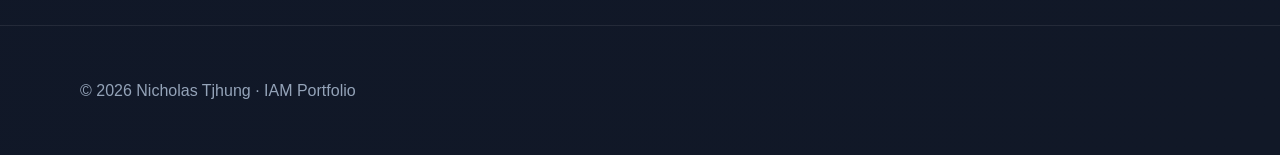
<file: case-studies/okta.html>
<!DOCTYPE html>
<html lang="en">
<head>
  <meta charset="UTF-8">
  <meta name="viewport" content="width=device-width, initial-scale=1.0">
  <title>Okta SSO and MFA Integration Lab | Nicholas Tjhung</title>
  <link rel="stylesheet" href="../style.css">
</head>

<body>

<header class="site-header">
  <div class="container nav">
    <a href="../index.html" class="brand">
      <span class="avatar-small">NT</span>
      <span>Nicholas Tjhung</span>
    </a>

    <nav class="nav-links">
      <a href="../index.html">Home</a>
      <a href="../projects.html">Projects</a>
      <a href="../resume.html">Resume</a>
      <a href="../contact.html">Contact</a>
      <a href="https://github.com/ntjhung">GitHub</a>
    </nav>
  </div>
</header>

<main class="container">

  <section class="hero" style="grid-template-columns: 1fr; max-width: 980px;">
    <div>
      <p class="eyebrow">IAM Case Study</p>

      <h1>Okta SSO and MFA Integration Lab</h1>

      <p class="hero-subtitle">
        A hands-on Okta Identity and Access Management lab focused on users, groups, group-based application assignment, single sign-on concepts, MFA policy planning, troubleshooting, least privilege, and audit evidence documentation.
      </p>

      <div class="badge-row">
        <span class="badge">Okta</span>
        <span class="badge">SSO</span>
        <span class="badge">MFA</span>
        <span class="badge">Group-Based Access</span>
        <span class="badge">App Assignment</span>
        <span class="badge">IAM Troubleshooting</span>
        <span class="badge">Audit Evidence</span>
      </div>

      <div class="cta-row">
        <a class="btn btn-primary" href="../projects.html">Back to Projects</a>
        <a class="btn btn-secondary" href="../resume.html">View Resume</a>
        <a class="btn btn-secondary" href="../contact.html">Contact Me</a>
      </div>
    </div>
  </section>

  <section class="section">
    <div class="case-layout">

      <article class="case-card">
        <h2>Project Summary</h2>
        <p>
          This project demonstrates a basic Okta Identity and Access Management lab focused on users, groups, application assignment, single sign-on concepts, MFA policy planning, troubleshooting, and IAM documentation.
        </p>

        <p>
          The purpose of this lab is to show how Okta can centralize access management, improve authentication security, reduce manual access assignment, and support cleaner identity operations for cloud applications.
        </p>
      </article>

      <aside class="case-card">
        <h2>Tools and Concepts</h2>

        <div class="badge-row">
          <span class="badge">Okta Admin Console</span>
          <span class="badge">Users</span>
          <span class="badge">Groups</span>
          <span class="badge">Applications</span>
          <span class="badge">SSO Concepts</span>
          <span class="badge">MFA Policy</span>
          <span class="badge">App Assignment Matrix</span>
          <span class="badge">Troubleshooting Notes</span>
        </div>
      </aside>

    </div>
  </section>

  <section class="section">
    <div class="case-layout">

      <article class="case-card">
        <h2>Business Problem</h2>
        <p>
          Organizations often use many cloud applications, and manually assigning access to each user can create security and operational problems. Users may receive incorrect access, keep access longer than needed, or experience inconsistent sign-in and MFA behavior.
        </p>

        <p>
          Okta helps centralize identity management by using users, groups, app assignments, SSO, and MFA policies. A well-designed Okta setup supports least privilege, easier access reviews, better security controls, and a smoother user sign-in experience.
        </p>
      </article>

      <aside class="case-card">
        <h2>Why It Matters</h2>
        <ul class="case-list">
          <li>Centralizes access to cloud applications</li>
          <li>Reduces manual user-by-user app assignment</li>
          <li>Supports group-based access control</li>
          <li>Improves authentication security with MFA</li>
          <li>Makes troubleshooting access issues easier</li>
          <li>Creates evidence for IAM documentation and audits</li>
        </ul>
      </aside>

    </div>
  </section>

  <section class="section">
    <div class="case-card">
      <h2>What I Built</h2>

      <ul class="case-list">
        <li>Created Okta users for a simulated organization.</li>
        <li>Created Okta groups based on role and department.</li>
        <li>Assigned users to groups using group-based access logic.</li>
        <li>Created lab application integrations.</li>
        <li>Assigned applications to groups instead of assigning access directly to every user.</li>
        <li>Documented an MFA policy for sensitive users and groups.</li>
        <li>Created an application assignment matrix.</li>
        <li>Created Okta troubleshooting notes for common IAM support scenarios.</li>
        <li>Collected screenshots as audit evidence.</li>
      </ul>
    </div>
  </section>

  <section class="section">
    <h2 class="section-title">Screenshots and Evidence</h2>
    <p class="section-subtitle">
      These screenshots show Okta groups, group-based application assignment, and authenticator configuration used as evidence for the lab.
    </p>

    <div class="screenshot-grid">

      <article class="screenshot-card">
        <img src="../assets/okta/okta-groups-list.png" alt="Okta groups list screenshot">
        <div>
          <h3>Okta Groups List</h3>
          <p>Group structure used to support role-based and department-based access assignment.</p>
        </div>
      </article>

      <article class="screenshot-card">
        <img src="../assets/okta/okta-app-group-assignment.png" alt="Okta app group assignment screenshot">
        <div>
          <h3>App Group Assignment</h3>
          <p>Application access assigned through groups to support least privilege and easier access reviews.</p>
        </div>
      </article>

      <article class="screenshot-card">
        <img src="../assets/okta/okta-authenticators.png" alt="Okta authenticators screenshot">
        <div>
          <h3>Okta Authenticators</h3>
          <p>Authenticator evidence used to document MFA planning and authentication security controls.</p>
        </div>
      </article>

    </div>
  </section>

  <section class="section">
    <div class="case-layout">

      <article class="case-card">
        <h2>Group-Based Access Design</h2>
        <p>
          Users were assigned to groups based on department or role. Application access was assigned through groups instead of assigning apps broadly to everyone or manually assigning each user one-by-one.
        </p>

        <ul class="case-list">
          <li>Created role-based and department-based groups.</li>
          <li>Assigned users to groups based on business need.</li>
          <li>Mapped applications to the correct groups.</li>
          <li>Reduced direct user assignments where possible.</li>
          <li>Used group membership as evidence for access control documentation.</li>
        </ul>
      </article>

      <article class="case-card">
        <h2>MFA Policy Planning</h2>
        <p>
          MFA was documented for sensitive users and groups, including HR, Finance, IT Admins, Contractors, and users requiring stronger authentication controls.
        </p>

        <ul class="case-list">
          <li>Identified groups that should require MFA.</li>
          <li>Documented MFA expectations for sensitive access.</li>
          <li>Reviewed authenticator options.</li>
          <li>Considered different user groups and access risk levels.</li>
          <li>Collected authenticator screenshots as evidence.</li>
        </ul>
      </article>

    </div>
  </section>

  <section class="section">
    <div class="case-layout">

      <article class="case-card">
        <h2>Application Assignment Matrix</h2>
        <p>
          The application assignment matrix documents which groups should receive access to each application. This supports clearer access reviews and makes it easier to troubleshoot missing or incorrect app access.
        </p>

        <ul class="case-list">
          <li><strong>HR Users:</strong> HR-related application access.</li>
          <li><strong>Finance Users:</strong> Finance-related application access.</li>
          <li><strong>IT Admins:</strong> Administrative or support application access.</li>
          <li><strong>Contractors:</strong> Limited access based on contract needs.</li>
          <li><strong>MFA Required Users:</strong> Users requiring stronger authentication controls.</li>
        </ul>
      </article>

      <article class="case-card">
        <h2>Troubleshooting Notes</h2>
        <p>
          The project includes troubleshooting scenarios that map to common IAM support tickets and service desk escalations.
        </p>

        <ul class="case-list">
          <li>User cannot see an assigned application.</li>
          <li>User receives an unexpected MFA prompt.</li>
          <li>User does not receive an expected MFA prompt.</li>
          <li>Contractor has more access than expected.</li>
          <li>Admin access needs review or validation.</li>
          <li>Group membership does not match application access.</li>
        </ul>
      </article>

    </div>
  </section>

  <section class="section">
    <div class="case-layout">

      <article class="case-card">
        <h2>Access Control Approach</h2>
        <p>
          This lab uses group-based access assignment to support least privilege and cleaner administration. Instead of assigning every user directly to every application, users receive access based on their group membership.
        </p>

        <ul class="case-list">
          <li>Assign access based on role or department.</li>
          <li>Limit contractor access to only what is required.</li>
          <li>Review sensitive groups more carefully.</li>
          <li>Use group membership to support access reviews.</li>
          <li>Document app assignments for audit evidence.</li>
        </ul>
      </article>

      <aside class="case-card">
        <h2>Skills Demonstrated</h2>

        <div class="badge-row">
          <span class="badge">Okta Administration</span>
          <span class="badge">SSO Concepts</span>
          <span class="badge">MFA Policy Planning</span>
          <span class="badge">Group-Based App Assignment</span>
          <span class="badge">Least Privilege</span>
          <span class="badge">IAM Troubleshooting</span>
          <span class="badge">Access Control Documentation</span>
          <span class="badge">Audit Evidence Collection</span>
        </div>
      </aside>

    </div>
  </section>

  <section class="section">
    <div class="case-card">
      <h2>Resume Bullet</h2>

      <div class="resume-bullet">
        Built an Okta SSO and MFA lab with users, groups, group-based application assignment, MFA policy documentation, access control planning, troubleshooting notes, and audit evidence screenshots.
      </div>
    </div>
  </section>

  <section class="section">
    <div class="skill-panel">
      <h2 class="section-title">Recruiter Takeaway</h2>
      <p class="section-subtitle">
        This project shows that I understand Okta fundamentals beyond basic navigation. It demonstrates users, groups, group-based application access, SSO concepts, MFA planning, least privilege, troubleshooting, and documentation that can support IAM operations and access reviews.
      </p>

      <div class="cta-row">
        <a class="btn btn-primary" href="../projects.html">Back to Projects</a>
        <a class="btn btn-secondary" href="../resume.html">View Resume</a>
        <a class="btn btn-secondary" href="../contact.html">Contact Me</a>
      </div>
    </div>
  </section>

</main>

<footer class="footer">
  <div class="container">
    <p>© 2026 Nicholas Tjhung · IAM Portfolio</p>
  </div>
</footer>

</body>
</html>
</file>
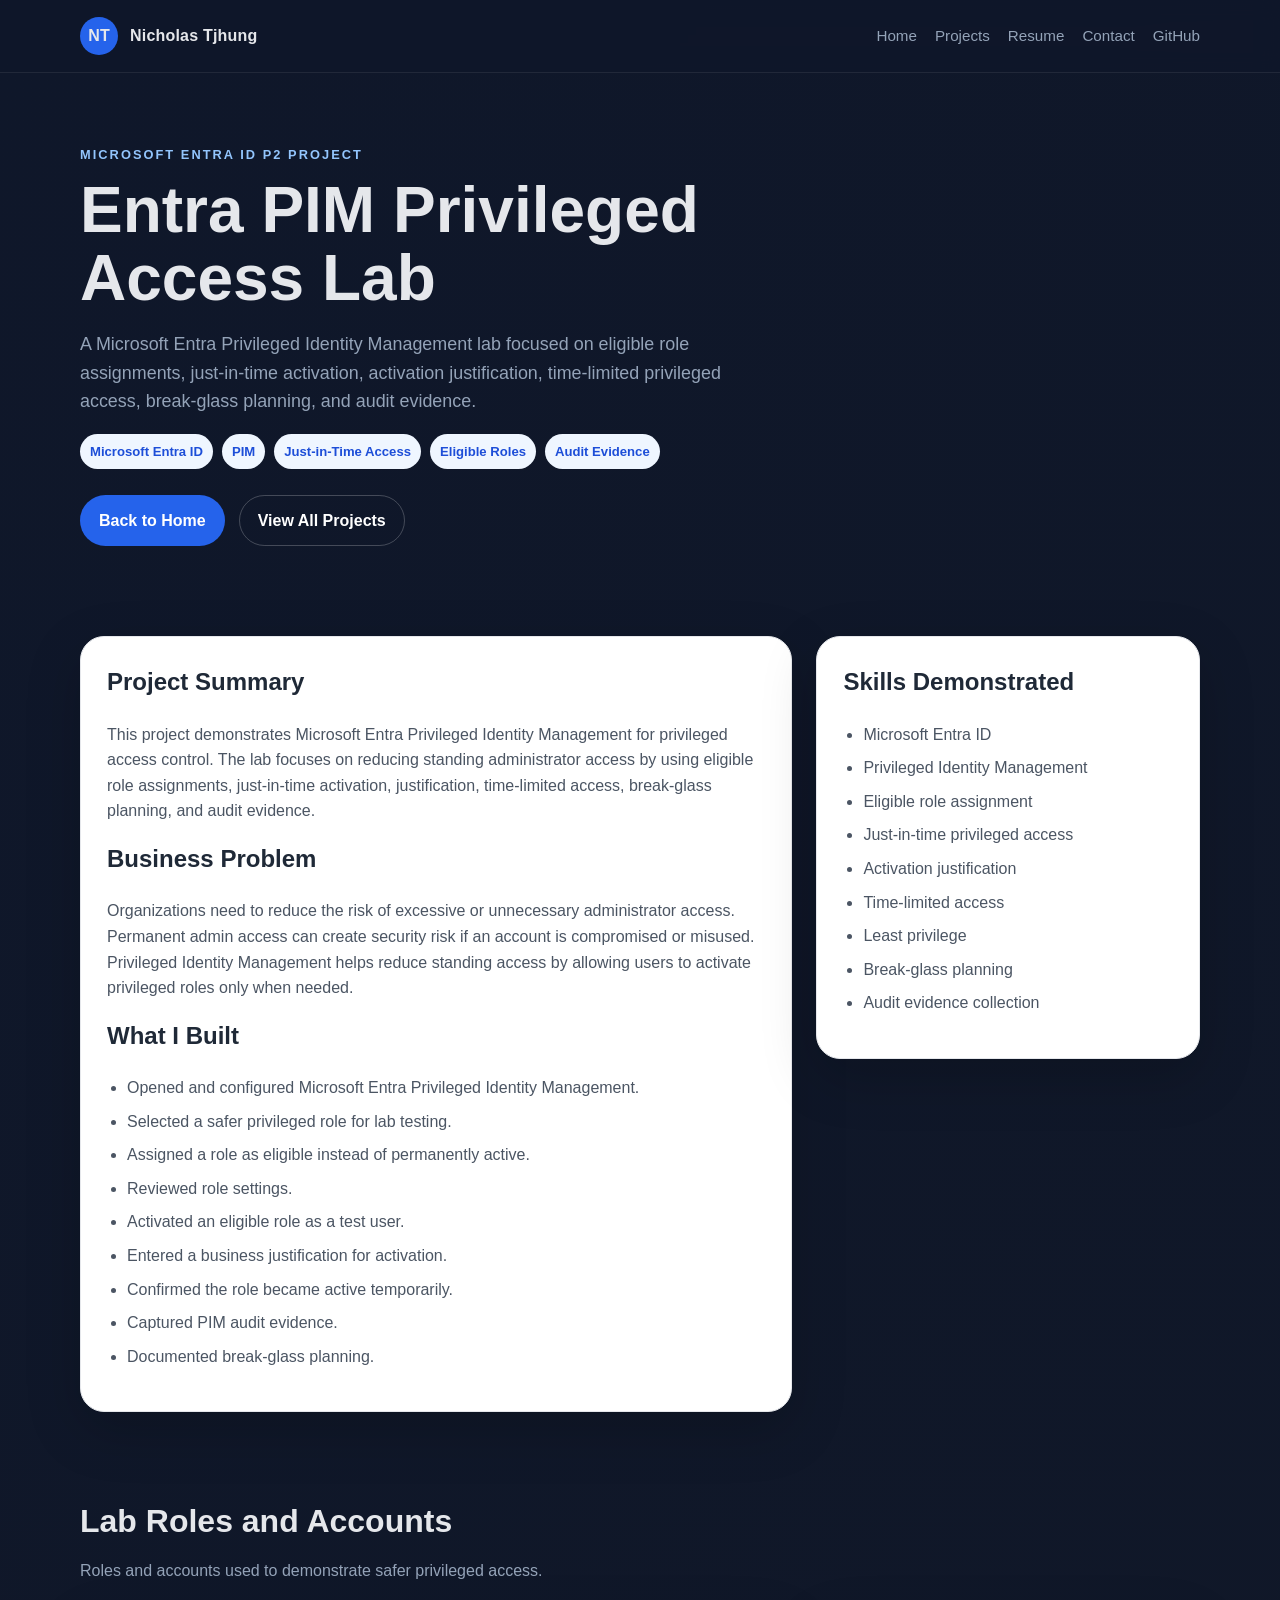
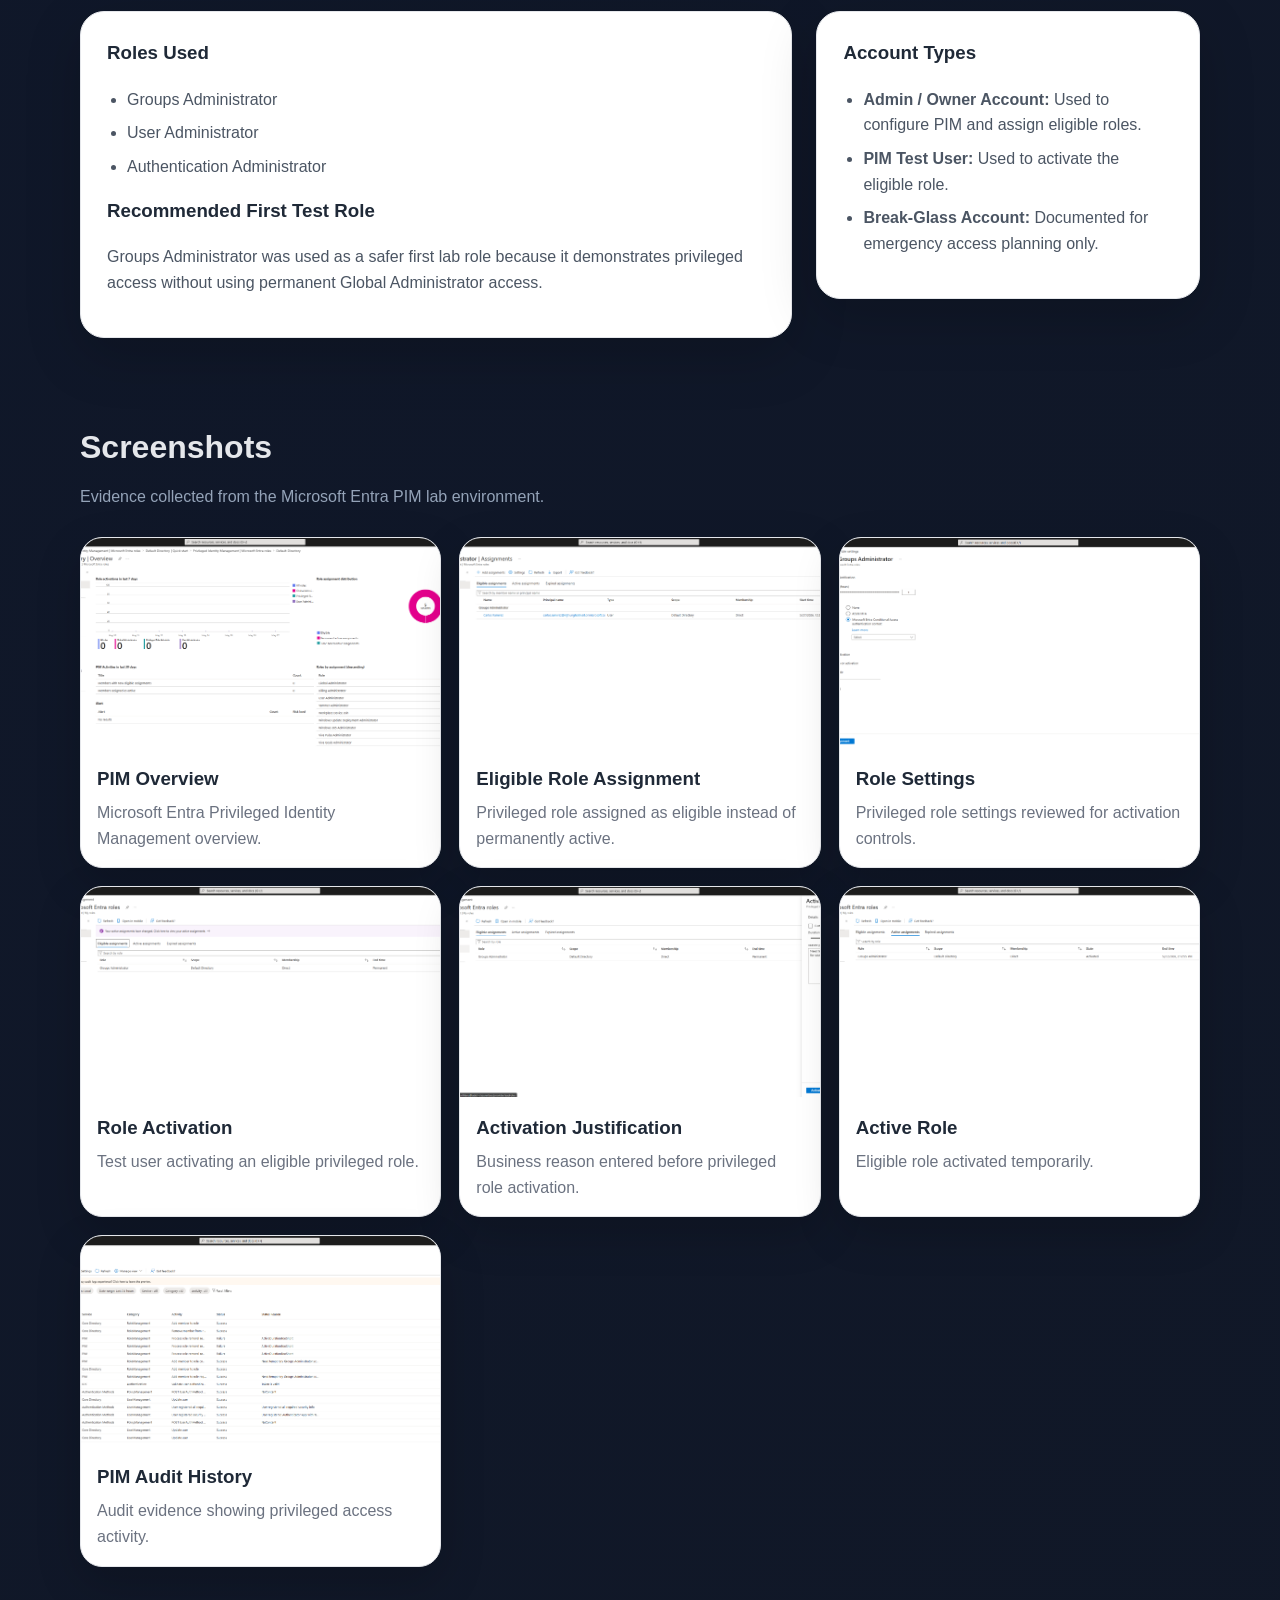
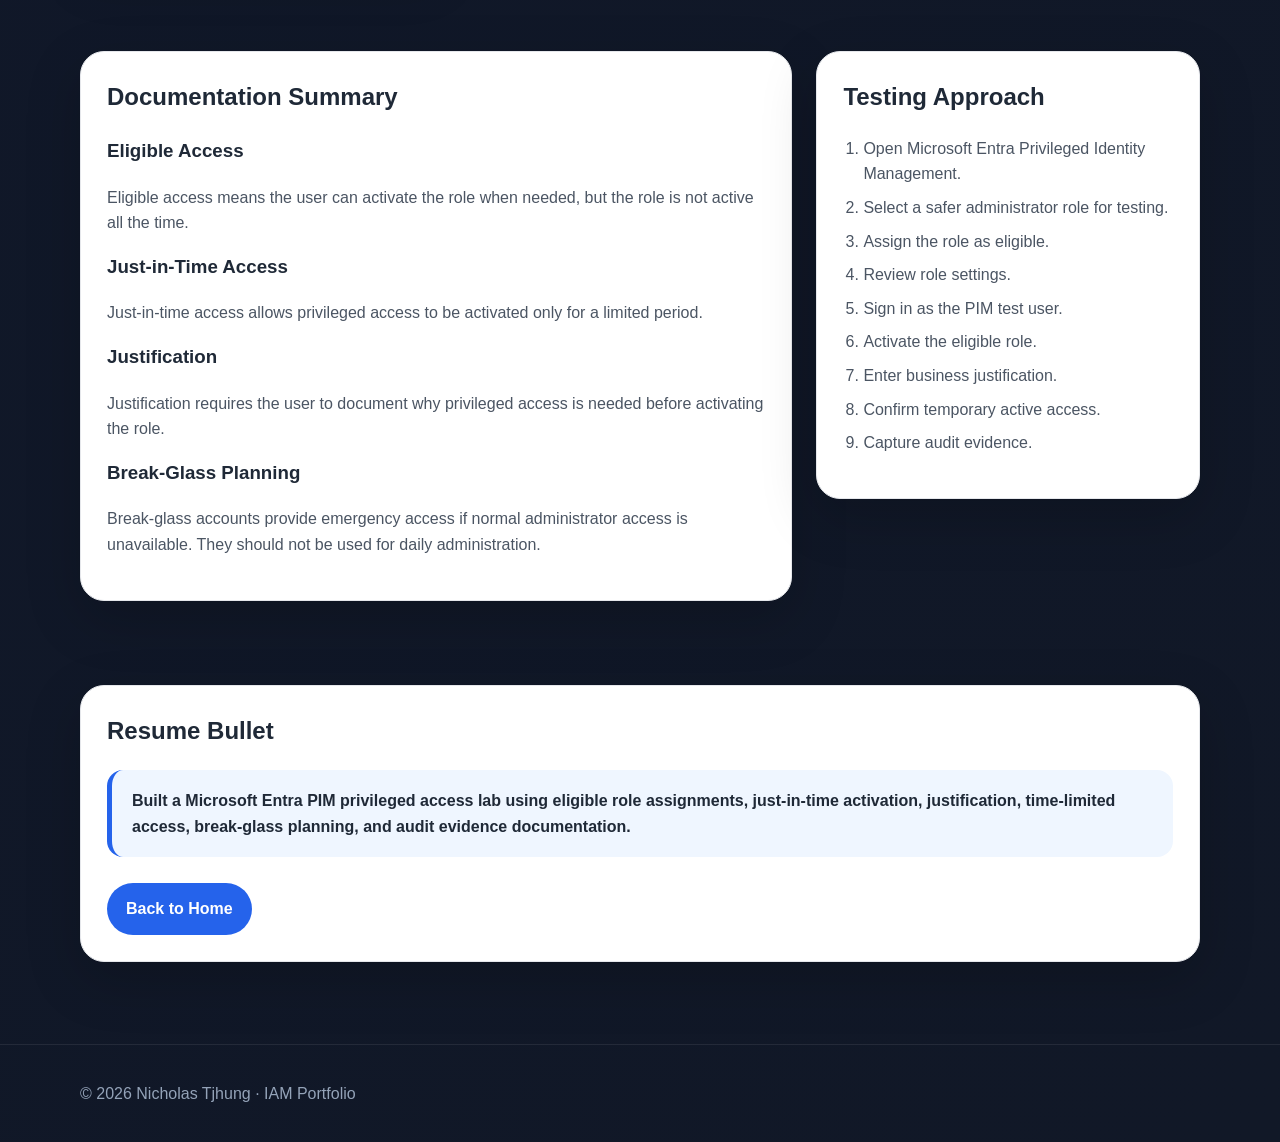
<file: case-studies/pim.html>
<!DOCTYPE html>
<html lang="en">
<head>
  <meta charset="UTF-8" />
  <meta name="viewport" content="width=device-width, initial-scale=1.0" />
  <title>Entra PIM Privileged Access Lab | Nicholas Tjhung</title>
  <link rel="stylesheet" href="../style.css" />
</head>
<body>

  <header class="site-header">
    <div class="container nav">
      <a class="brand" href="../index.html">
        <span class="avatar-small">NT</span>
        <span>Nicholas Tjhung</span>
      </a>

      <nav class="nav-links">
        <a href="../index.html">Home</a>
        <a href="../projects.html">Projects</a>
        <a href="../resume.html">Resume</a>
        <a href="../contact.html">Contact</a>
        <a href="https://github.com/ntjhung" target="_blank">GitHub</a>
      </nav>
    </div>
  </header>

  <main class="container">

    <section class="hero">
      <div>
        <div class="eyebrow">Microsoft Entra ID P2 Project</div>
        <h1>Entra PIM Privileged Access Lab</h1>
        <p class="hero-subtitle">
          A Microsoft Entra Privileged Identity Management lab focused on eligible role assignments, just-in-time activation, activation justification, time-limited privileged access, break-glass planning, and audit evidence.
        </p>

        <div class="badge-row">
          <span class="badge">Microsoft Entra ID</span>
          <span class="badge">PIM</span>
          <span class="badge">Just-in-Time Access</span>
          <span class="badge">Eligible Roles</span>
          <span class="badge">Audit Evidence</span>
        </div>

        <div class="cta-row">
          <a class="btn btn-primary" href="../index.html">Back to Home</a>
          <a class="btn btn-secondary" href="../projects.html">View All Projects</a>
        </div>
      </div>
    </section>

    <section class="section">
      <div class="case-layout">

        <article class="case-card">
          <h2>Project Summary</h2>
          <p>
            This project demonstrates Microsoft Entra Privileged Identity Management for privileged access control. The lab focuses on reducing standing administrator access by using eligible role assignments, just-in-time activation, justification, time-limited access, break-glass planning, and audit evidence.
          </p>

          <h2>Business Problem</h2>
          <p>
            Organizations need to reduce the risk of excessive or unnecessary administrator access. Permanent admin access can create security risk if an account is compromised or misused. Privileged Identity Management helps reduce standing access by allowing users to activate privileged roles only when needed.
          </p>

          <h2>What I Built</h2>
          <ul class="case-list">
            <li>Opened and configured Microsoft Entra Privileged Identity Management.</li>
            <li>Selected a safer privileged role for lab testing.</li>
            <li>Assigned a role as eligible instead of permanently active.</li>
            <li>Reviewed role settings.</li>
            <li>Activated an eligible role as a test user.</li>
            <li>Entered a business justification for activation.</li>
            <li>Confirmed the role became active temporarily.</li>
            <li>Captured PIM audit evidence.</li>
            <li>Documented break-glass planning.</li>
          </ul>
        </article>

        <aside class="case-card">
          <h2>Skills Demonstrated</h2>
          <ul class="case-list">
            <li>Microsoft Entra ID</li>
            <li>Privileged Identity Management</li>
            <li>Eligible role assignment</li>
            <li>Just-in-time privileged access</li>
            <li>Activation justification</li>
            <li>Time-limited access</li>
            <li>Least privilege</li>
            <li>Break-glass planning</li>
            <li>Audit evidence collection</li>
          </ul>
        </aside>

      </div>
    </section>

    <section class="section">
      <h2 class="section-title">Lab Roles and Accounts</h2>
      <p class="section-subtitle">Roles and accounts used to demonstrate safer privileged access.</p>

      <div class="case-layout">
        <article class="case-card">
          <h3>Roles Used</h3>
          <ul class="case-list">
            <li>Groups Administrator</li>
            <li>User Administrator</li>
            <li>Authentication Administrator</li>
          </ul>

          <h3>Recommended First Test Role</h3>
          <p>
            Groups Administrator was used as a safer first lab role because it demonstrates privileged access without using permanent Global Administrator access.
          </p>
        </article>

        <article class="case-card">
          <h3>Account Types</h3>
          <ul class="case-list">
            <li><strong>Admin / Owner Account:</strong> Used to configure PIM and assign eligible roles.</li>
            <li><strong>PIM Test User:</strong> Used to activate the eligible role.</li>
            <li><strong>Break-Glass Account:</strong> Documented for emergency access planning only.</li>
          </ul>
        </article>
      </div>
    </section>

    <section class="section">
      <h2 class="section-title">Screenshots</h2>
      <p class="section-subtitle">Evidence collected from the Microsoft Entra PIM lab environment.</p>

      <div class="screenshot-grid">

        <article class="screenshot-card">
          <img src="../assets/pim/pim-overview.png" alt="PIM overview screenshot" />
          <div>
            <h3>PIM Overview</h3>
            <p>Microsoft Entra Privileged Identity Management overview.</p>
          </div>
        </article>

        <article class="screenshot-card">
          <img src="../assets/pim/pim-eligible-role-assignment.png" alt="PIM eligible role assignment screenshot" />
          <div>
            <h3>Eligible Role Assignment</h3>
            <p>Privileged role assigned as eligible instead of permanently active.</p>
          </div>
        </article>

        <article class="screenshot-card">
          <img src="../assets/pim/pim-role-settings.png" alt="PIM role settings screenshot" />
          <div>
            <h3>Role Settings</h3>
            <p>Privileged role settings reviewed for activation controls.</p>
          </div>
        </article>

        <article class="screenshot-card">
          <img src="../assets/pim/pim-role-activation.png" alt="PIM role activation screenshot" />
          <div>
            <h3>Role Activation</h3>
            <p>Test user activating an eligible privileged role.</p>
          </div>
        </article>

        <article class="screenshot-card">
          <img src="../assets/pim/pim-activation-justification.png" alt="PIM activation justification screenshot" />
          <div>
            <h3>Activation Justification</h3>
            <p>Business reason entered before privileged role activation.</p>
          </div>
        </article>

        <article class="screenshot-card">
          <img src="../assets/pim/pim-active-role.png" alt="PIM active role screenshot" />
          <div>
            <h3>Active Role</h3>
            <p>Eligible role activated temporarily.</p>
          </div>
        </article>

        <article class="screenshot-card">
          <img src="../assets/pim/pim-audit-history.png" alt="PIM audit history screenshot" />
          <div>
            <h3>PIM Audit History</h3>
            <p>Audit evidence showing privileged access activity.</p>
          </div>
        </article>

      </div>
    </section>

    <section class="section">
      <div class="case-layout">

        <article class="case-card">
          <h2>Documentation Summary</h2>

          <h3>Eligible Access</h3>
          <p>
            Eligible access means the user can activate the role when needed, but the role is not active all the time.
          </p>

          <h3>Just-in-Time Access</h3>
          <p>
            Just-in-time access allows privileged access to be activated only for a limited period.
          </p>

          <h3>Justification</h3>
          <p>
            Justification requires the user to document why privileged access is needed before activating the role.
          </p>

          <h3>Break-Glass Planning</h3>
          <p>
            Break-glass accounts provide emergency access if normal administrator access is unavailable. They should not be used for daily administration.
          </p>
        </article>

        <article class="case-card">
          <h2>Testing Approach</h2>
          <ol class="case-list">
            <li>Open Microsoft Entra Privileged Identity Management.</li>
            <li>Select a safer administrator role for testing.</li>
            <li>Assign the role as eligible.</li>
            <li>Review role settings.</li>
            <li>Sign in as the PIM test user.</li>
            <li>Activate the eligible role.</li>
            <li>Enter business justification.</li>
            <li>Confirm temporary active access.</li>
            <li>Capture audit evidence.</li>
          </ol>
        </article>

      </div>
    </section>

    <section class="section">
      <div class="case-card">
        <h2>Resume Bullet</h2>
        <div class="resume-bullet">
          Built a Microsoft Entra PIM privileged access lab using eligible role assignments, just-in-time activation, justification, time-limited access, break-glass planning, and audit evidence documentation.
        </div>

        <div class="cta-row">
          <a class="btn btn-primary" href="../index.html">Back to Home</a>
          <a class="btn btn-secondary" href="../projects.html">View All Projects</a>
        </div>
      </div>
    </section>

  </main>

  <footer class="footer">
    <div class="container">
      © 2026 Nicholas Tjhung · IAM Portfolio
    </div>
  </footer>

</body>
</html>
</file>
<file: style.css>
:root {
  --bg: #0f172a;
  --bg-soft: #111827;
  --card: #ffffff;
  --text: #e5e7eb;
  --muted: #94a3b8;
  --card-text: #1f2937;
  --card-muted: #6b7280;
  --blue: #2563eb;
  --blue-dark: #1d4ed8;
  --border: #e5e7eb;
  --badge-bg: #eff6ff;
  --badge-text: #1d4ed8;
}

* {
  box-sizing: border-box;
}

body {
  margin: 0;
  font-family: Arial, Helvetica, sans-serif;
  background: linear-gradient(135deg, var(--bg), var(--bg-soft));
  color: var(--text);
  line-height: 1.6;
}

a {
  color: inherit;
  text-decoration: none;
}

.container {
  width: min(1120px, 92%);
  margin: 0 auto;
}

/* Header */

.site-header {
  border-bottom: 1px solid rgba(255, 255, 255, 0.08);
  background: rgba(15, 23, 42, 0.88);
  position: sticky;
  top: 0;
  z-index: 10;
  backdrop-filter: blur(10px);
}

.nav {
  min-height: 72px;
  display: flex;
  align-items: center;
  justify-content: space-between;
  gap: 24px;
}

.brand {
  display: flex;
  align-items: center;
  gap: 12px;
  font-weight: 700;
  letter-spacing: 0.2px;
}

.avatar-small {
  width: 38px;
  height: 38px;
  border-radius: 999px;
  background: var(--blue);
  display: grid;
  place-items: center;
  font-weight: 800;
}

.nav-links {
  display: flex;
  gap: 18px;
  color: var(--muted);
  font-size: 0.95rem;
}

.nav-links a:hover {
  color: #ffffff;
}

/* Hero */

.hero {
  display: grid;
  grid-template-columns: 1.5fr 0.8fr;
  gap: 40px;
  align-items: center;
  padding: 72px 0 48px;
}

.eyebrow {
  color: #93c5fd;
  text-transform: uppercase;
  letter-spacing: 0.16em;
  font-size: 0.8rem;
  font-weight: 700;
  margin-bottom: 12px;
}

.hero h1 {
  font-size: clamp(2.2rem, 5vw, 4.3rem);
  line-height: 1.05;
  margin: 0 0 18px;
}

.hero-subtitle {
  font-size: 1.12rem;
  color: var(--muted);
  max-width: 760px;
}

.cta-row {
  display: flex;
  flex-wrap: wrap;
  gap: 14px;
  margin-top: 26px;
}

.btn {
  display: inline-flex;
  align-items: center;
  justify-content: center;
  padding: 12px 18px;
  border-radius: 999px;
  font-weight: 700;
  border: 1px solid transparent;
  transition: 0.2s ease;
}

.btn-primary {
  background: var(--blue);
  color: white;
}

.btn-primary:hover {
  background: var(--blue-dark);
  transform: translateY(-1px);
}

.btn-secondary {
  border-color: rgba(255, 255, 255, 0.22);
  color: white;
}

.btn-secondary:hover {
  background: rgba(255, 255, 255, 0.08);
}

/* Avatar / recruiter card */

.profile-card {
  background: rgba(255, 255, 255, 0.08);
  border: 1px solid rgba(255, 255, 255, 0.12);
  border-radius: 28px;
  padding: 28px;
  text-align: center;
  box-shadow: 0 24px 80px rgba(0, 0, 0, 0.24);
}

.avatar-large {
  width: 140px;
  height: 140px;
  border-radius: 999px;
  background: linear-gradient(135deg, #2563eb, #60a5fa);
  display: grid;
  place-items: center;
  margin: 0 auto 18px;
  font-size: 2.5rem;
  font-weight: 900;
  color: white;
}

.avatar-img {
  width: 140px;
  height: 140px;
  border-radius: 999px;
  object-fit: cover;
  margin: 0 auto 18px;
  display: block;
  border: 4px solid rgba(255, 255, 255, 0.16);
}

.profile-card h2 {
  margin: 0 0 6px;
}

.profile-card p {
  color: var(--muted);
  margin: 0;
}

.icon-row {
  display: flex;
  flex-wrap: wrap;
  justify-content: center;
  gap: 10px;
  margin-top: 18px;
}

.icon-pill {
  padding: 8px 11px;
  border-radius: 999px;
  background: rgba(255, 255, 255, 0.1);
  color: #e5e7eb;
  font-size: 0.85rem;
  font-weight: 700;
}

/* Sections */

.section {
  padding: 42px 0;
}

.section-title {
  font-size: 2rem;
  margin: 0 0 10px;
}

.section-subtitle {
  color: var(--muted);
  margin: 0 0 28px;
  max-width: 760px;
}

/* Project cards */

.project-grid {
  display: grid;
  grid-template-columns: repeat(3, 1fr);
  gap: 22px;
}

.project-card {
  background: var(--card);
  color: var(--card-text);
  border-radius: 24px;
  overflow: hidden;
  box-shadow: 0 18px 55px rgba(0, 0, 0, 0.18);
  border: 1px solid var(--border);
  transition: 0.2s ease;
}

.project-card:hover {
  transform: translateY(-4px);
  box-shadow: 0 24px 70px rgba(0, 0, 0, 0.26);
}

.project-thumb {
  width: 100%;
  height: 180px;
  object-fit: cover;
  background: #dbeafe;
  display: block;
}

.project-content {
  padding: 22px;
}

.project-content h3 {
  margin: 0 0 10px;
  font-size: 1.25rem;
}

.project-content p {
  color: var(--card-muted);
  margin: 0 0 16px;
}

.card-actions {
  display: flex;
  flex-wrap: wrap;
  gap: 10px;
  margin-top: 18px;
}

.card-link {
  color: var(--blue);
  font-weight: 800;
}

.card-link:hover {
  color: var(--blue-dark);
}

/* Skill badges */

.badge-row {
  display: flex;
  flex-wrap: wrap;
  gap: 9px;
  margin-top: 14px;
}

.badge {
  background: var(--badge-bg);
  color: var(--badge-text);
  border-radius: 999px;
  padding: 7px 10px;
  font-size: 0.82rem;
  font-weight: 700;
}

.skill-panel {
  background: rgba(255, 255, 255, 0.08);
  border: 1px solid rgba(255, 255, 255, 0.12);
  border-radius: 26px;
  padding: 28px;
}

/* Certifications */

.cert-grid {
  display: grid;
  grid-template-columns: repeat(3, 1fr);
  gap: 16px;
}

.cert-card {
  background: var(--card);
  color: var(--card-text);
  border-radius: 18px;
  padding: 18px;
  border: 1px solid var(--border);
  font-weight: 700;
}

/* Footer */

.footer {
  padding: 36px 0;
  color: var(--muted);
  border-top: 1px solid rgba(255, 255, 255, 0.08);
  margin-top: 40px;
}

/* Mobile */

@media (max-width: 900px) {
  .hero {
    grid-template-columns: 1fr;
    padding-top: 44px;
  }

  .project-grid,
  .cert-grid {
    grid-template-columns: 1fr;
  }

  .nav {
    align-items: flex-start;
    flex-direction: column;
    padding: 18px 0;
  }

  .nav-links {
    flex-wrap: wrap;
  }
}


/* Case study pages */

.case-layout {
  display: grid;
  grid-template-columns: 1.3fr 0.7fr;
  gap: 24px;
  align-items: start;
}

.case-card {
  background: #ffffff;
  color: #1f2937;
  border-radius: 24px;
  padding: 26px;
  border: 1px solid #e5e7eb;
  box-shadow: 0 18px 55px rgba(0, 0, 0, 0.18);
}

.case-card h2,
.case-card h3 {
  margin-top: 0;
}

.case-card p,
.case-card li {
  color: #4b5563;
}

.case-list {
  padding-left: 20px;
}

.case-list li {
  margin-bottom: 8px;
}

.screenshot-grid {
  display: grid;
  grid-template-columns: repeat(3, 1fr);
  gap: 18px;
}

.screenshot-card {
  background: #ffffff;
  color: #1f2937;
  border-radius: 22px;
  overflow: hidden;
  border: 1px solid #e5e7eb;
  box-shadow: 0 16px 45px rgba(0, 0, 0, 0.18);
}

.screenshot-card img {
  width: 100%;
  height: 210px;
  object-fit: cover;
  display: block;
  background: #dbeafe;
}

.screenshot-card div {
  padding: 16px;
}

.screenshot-card h3 {
  margin: 0 0 6px;
}

.screenshot-card p {
  margin: 0;
  color: #6b7280;
}

.resume-bullet {
  background: #eff6ff;
  border-left: 5px solid #2563eb;
  color: #1f2937;
  padding: 18px 20px;
  border-radius: 16px;
  font-weight: 700;
}

@media (max-width: 900px) {
  .case-layout,
  .screenshot-grid {
    grid-template-columns: 1fr;
  }
}
</file>
